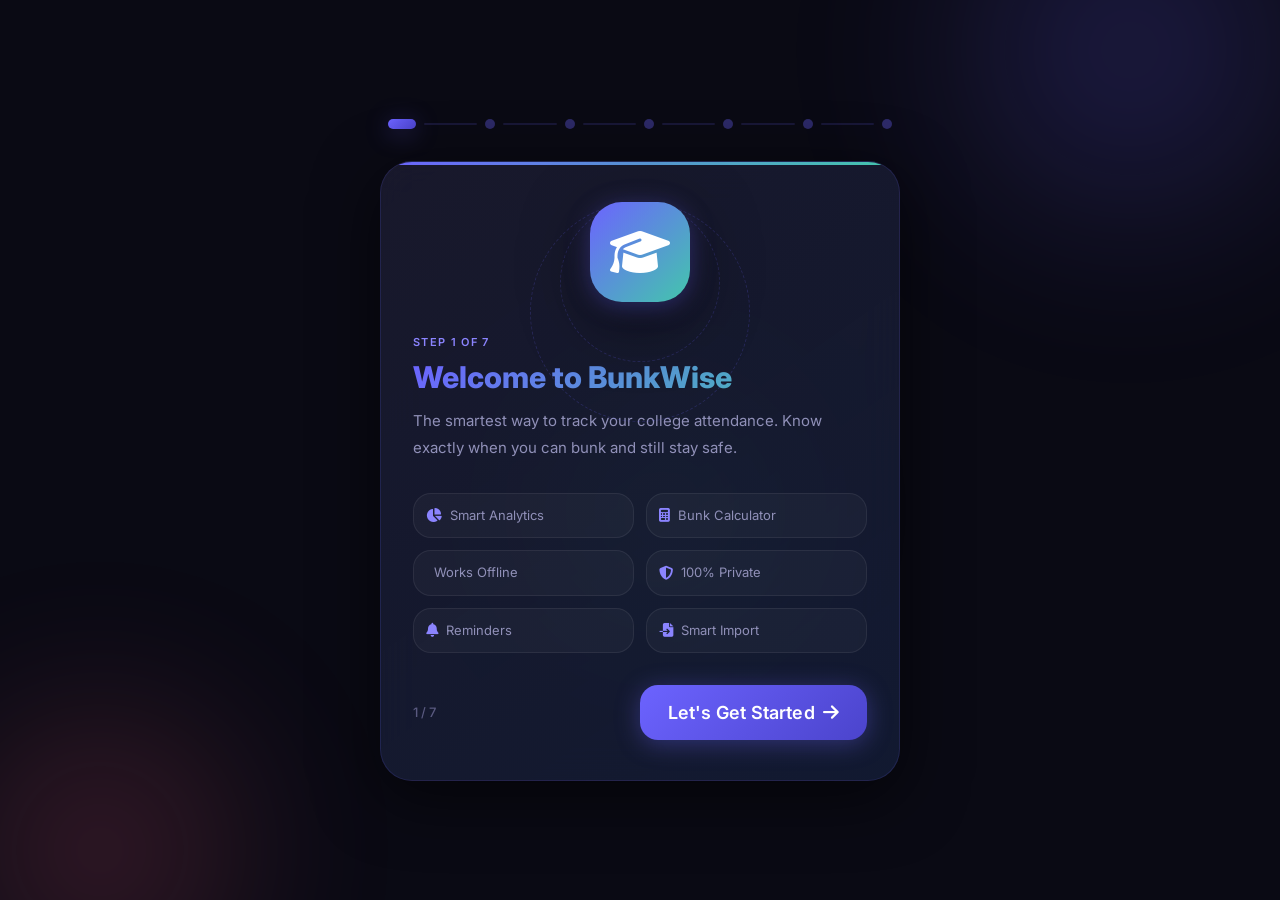
<file: index.html>
<!DOCTYPE html>
<html lang="en" data-theme="dark">
<head>
  <meta charset="UTF-8" />
  <meta name="viewport" content="width=device-width, initial-scale=1.0" />
  <meta name="description" content="Smart Attendance Manager — Track your college attendance, calculate safe bunks, and never miss the 75% mark." />
  <meta name="theme-color" content="#6C63FF" />
  <meta name="apple-mobile-web-app-capable" content="yes" />
  <meta name="apple-mobile-web-app-status-bar-style" content="black-translucent" />
  <meta name="apple-mobile-web-app-title" content="BunkWise" />

  <title>Setup — BunkWise Smart Attendance Manager</title>

  <!-- PWA -->
  <link rel="manifest" href="./manifest.json" />
  <link rel="apple-touch-icon" href="./assets/icons/icon-192.png" />
  <link rel="icon" type="image/png" sizes="32x32" href="./assets/icons/icon-96.png" />

  <!-- Fonts -->
  <link rel="preconnect" href="https://fonts.googleapis.com" />
  <link rel="preconnect" href="https://fonts.gstatic.com" crossorigin />
  <link href="https://fonts.googleapis.com/css2?family=Inter:wght@400;500;600;700;800&display=swap" rel="stylesheet" />

  <!-- Icons -->
  <link rel="stylesheet" href="https://cdnjs.cloudflare.com/ajax/libs/font-awesome/6.5.0/css/all.min.css" />

  <!-- App CSS -->
  <link rel="stylesheet" href="./css/variables.css" />
  <link rel="stylesheet" href="./css/base.css" />
  <link rel="stylesheet" href="./css/components.css" />
  <link rel="stylesheet" href="./css/animations.css" />
  <link rel="stylesheet" href="./css/wizard.css" />
</head>
<body>

<!-- Background Orbs -->
<div class="bg-orb bg-orb-1" aria-hidden="true"></div>
<div class="bg-orb bg-orb-2" aria-hidden="true"></div>
<div class="bg-orb bg-orb-3" aria-hidden="true"></div>

<!-- ── Wizard Page ──────────────────────────────────────── -->
<div class="wizard-page" id="wizard-page">
  <div class="wizard-container" id="wizard-container">

    <!-- Progress Indicators -->
    <div class="wizard-progress" id="wizard-progress" aria-label="Setup progress">
      <!-- Built dynamically by wizard.js -->
    </div>

    <!-- Step 1: Welcome -->
    <div class="wizard-card" id="step-1" data-step="1">
      <div class="wizard-welcome-graphic">
        <div class="orbit" style="width:160px;height:160px"></div>
        <div class="orbit" style="width:220px;height:220px;animation-direction:reverse;animation-duration:30s"></div>
        <div class="wizard-logo-large">
          <i class="fa-solid fa-graduation-cap"></i>
        </div>
      </div>

      <div class="wizard-step-label">Step 1 of 7</div>
      <h1 class="wizard-step-title gradient-text">Welcome to BunkWise</h1>
      <p class="wizard-step-subtitle">
        The smartest way to track your college attendance. Know exactly when you can bunk and still stay safe.
      </p>

      <div class="wizard-features-list">
        <div class="wizard-feature-item">
          <i class="fa-solid fa-chart-pie"></i>
          Smart Analytics
        </div>
        <div class="wizard-feature-item">
          <i class="fa-solid fa-calculator"></i>
          Bunk Calculator
        </div>
        <div class="wizard-feature-item">
          <i class="fa-solid fa-wifi-slash"></i>
          Works Offline
        </div>
        <div class="wizard-feature-item">
          <i class="fa-solid fa-shield-halved"></i>
          100% Private
        </div>
        <div class="wizard-feature-item">
          <i class="fa-solid fa-bell"></i>
          Reminders
        </div>
        <div class="wizard-feature-item">
          <i class="fa-solid fa-file-import"></i>
          Smart Import
        </div>
      </div>

      <div class="wizard-nav">
        <span class="wizard-step-counter">1 / 7</span>
        <button class="btn btn-primary btn-lg" id="step1-next">
          Let's Get Started <i class="fa-solid fa-arrow-right"></i>
        </button>
      </div>
    </div>

    <!-- Step 2: Name -->
    <div class="wizard-card d-none" id="step-2" data-step="2">
      <div class="wizard-step-icon">
        <i class="fa-solid fa-user"></i>
      </div>
      <div class="wizard-step-label">Step 2 of 7</div>
      <h2 class="wizard-step-title">What's your name?</h2>
      <p class="wizard-step-subtitle">We'll personalize your experience.</p>

      <div class="form-group">
        <label class="form-label" for="input-name">Full Name</label>
        <div class="input-group">
          <i class="input-icon fa-solid fa-user"></i>
          <input
            class="form-input"
            id="input-name"
            type="text"
            placeholder="e.g. Rahul Sharma"
            maxlength="60"
            autocomplete="name"
            autocapitalize="words"
          />
        </div>
        <div class="form-error d-none" id="error-name">
          <i class="fa-solid fa-circle-exclamation"></i> Please enter your name
        </div>
      </div>

      <div class="wizard-nav">
        <button class="btn btn-ghost" id="step2-back">
          <i class="fa-solid fa-arrow-left"></i> Back
        </button>
        <span class="wizard-step-counter">2 / 7</span>
        <button class="btn btn-primary" id="step2-next">
          Continue <i class="fa-solid fa-arrow-right"></i>
        </button>
      </div>
    </div>

    <!-- Step 3: College -->
    <div class="wizard-card d-none" id="step-3" data-step="3">
      <div class="wizard-step-icon">
        <i class="fa-solid fa-building-columns"></i>
      </div>
      <div class="wizard-step-label">Step 3 of 7</div>
      <h2 class="wizard-step-title">Your College</h2>
      <p class="wizard-step-subtitle">Tell us which college you're attending.</p>

      <div class="form-group">
        <label class="form-label" for="input-college">College Name</label>
        <div class="input-group">
          <i class="input-icon fa-solid fa-building-columns"></i>
          <input
            class="form-input"
            id="input-college"
            type="text"
            placeholder="e.g. VJTI Mumbai"
            maxlength="100"
            autocomplete="organization"
            autocapitalize="words"
          />
        </div>
      </div>

      <div class="form-group">
        <label class="form-label" for="input-department">Department (optional)</label>
        <div class="input-group">
          <i class="input-icon fa-solid fa-microscope"></i>
          <input
            class="form-input"
            id="input-department"
            type="text"
            placeholder="e.g. Computer Engineering"
            maxlength="80"
            autocapitalize="words"
          />
        </div>
      </div>

      <div class="wizard-nav">
        <button class="btn btn-ghost" id="step3-back">
          <i class="fa-solid fa-arrow-left"></i> Back
        </button>
        <span class="wizard-step-counter">3 / 7</span>
        <button class="btn btn-primary" id="step3-next">
          Continue <i class="fa-solid fa-arrow-right"></i>
        </button>
      </div>
    </div>

    <!-- Step 4: Semester -->
    <div class="wizard-card d-none" id="step-4" data-step="4">
      <div class="wizard-step-icon">
        <i class="fa-solid fa-book-bookmark"></i>
      </div>
      <div class="wizard-step-label">Step 4 of 7</div>
      <h2 class="wizard-step-title">Current Semester</h2>
      <p class="wizard-step-subtitle">Which semester are you in?</p>

      <div class="form-group">
        <label class="form-label" for="input-semester">Semester</label>
        <select class="form-select" id="input-semester">
          <option value="">— Select Semester —</option>
          <option value="1">1st Semester</option>
          <option value="2">2nd Semester</option>
          <option value="3">3rd Semester</option>
          <option value="4">4th Semester</option>
          <option value="5">5th Semester</option>
          <option value="6">6th Semester</option>
          <option value="7">7th Semester</option>
          <option value="8">8th Semester</option>
        </select>
        <div class="form-error d-none" id="error-semester">
          <i class="fa-solid fa-circle-exclamation"></i> Please select your semester
        </div>
      </div>

      <div class="form-group">
        <label class="form-label" for="input-rollno">Roll Number (optional)</label>
        <div class="input-group">
          <i class="input-icon fa-solid fa-id-card"></i>
          <input
            class="form-input"
            id="input-rollno"
            type="text"
            placeholder="e.g. 2021CE001"
            maxlength="20"
            autocapitalize="characters"
          />
        </div>
      </div>

      <div class="wizard-nav">
        <button class="btn btn-ghost" id="step4-back">
          <i class="fa-solid fa-arrow-left"></i> Back
        </button>
        <span class="wizard-step-counter">4 / 7</span>
        <button class="btn btn-primary" id="step4-next">
          Continue <i class="fa-solid fa-arrow-right"></i>
        </button>
      </div>
    </div>

    <!-- Step 5: Attendance Target -->
    <div class="wizard-card d-none" id="step-5" data-step="5">
      <div class="wizard-step-icon">
        <i class="fa-solid fa-bullseye"></i>
      </div>
      <div class="wizard-step-label">Step 5 of 7</div>
      <h2 class="wizard-step-title">Attendance Target</h2>
      <p class="wizard-step-subtitle">What minimum attendance % do you need to maintain?</p>

      <div class="target-options" id="target-presets">
        <div class="target-option" data-value="75">
          <div class="target-option-value">75%</div>
          <div class="target-option-label">Standard</div>
        </div>
        <div class="target-option" data-value="80">
          <div class="target-option-value">80%</div>
          <div class="target-option-label">Strict</div>
        </div>
        <div class="target-option" data-value="85">
          <div class="target-option-value">85%</div>
          <div class="target-option-label">Safe</div>
        </div>
        <div class="target-option" data-value="custom">
          <div class="target-option-value"><i class="fa-solid fa-sliders" style="font-size:20px"></i></div>
          <div class="target-option-label">Custom</div>
        </div>
      </div>

      <div class="target-custom d-none" id="target-custom-section">
        <div class="target-slider-value"><span id="slider-val">75</span>%</div>
        <input
          type="range"
          class="range-slider"
          id="target-slider"
          min="50"
          max="100"
          value="75"
          step="1"
        />
        <div style="display:flex;justify-content:space-between;margin-top:6px">
          <span style="font-size:12px;color:var(--text-tertiary)">50%</span>
          <span style="font-size:12px;color:var(--text-tertiary)">100%</span>
        </div>
      </div>

      <input type="hidden" id="final-target" value="75" />

      <div class="wizard-nav">
        <button class="btn btn-ghost" id="step5-back">
          <i class="fa-solid fa-arrow-left"></i> Back
        </button>
        <span class="wizard-step-counter">5 / 7</span>
        <button class="btn btn-primary" id="step5-next">
          Continue <i class="fa-solid fa-arrow-right"></i>
        </button>
      </div>
    </div>

    <!-- Step 6: Import Timetable -->
    <div class="wizard-card d-none" id="step-6" data-step="6">
      <div class="wizard-step-icon">
        <i class="fa-solid fa-calendar-plus"></i>
      </div>
      <div class="wizard-step-label">Step 6 of 7</div>
      <h2 class="wizard-step-title">Set Up Timetable</h2>
      <p class="wizard-step-subtitle">Import your timetable or add subjects manually.</p>

      <div class="import-methods" id="import-methods">
        <div class="import-method-card" data-method="pdf" id="method-pdf">
          <div class="import-method-icon" style="background:rgba(244,67,54,0.12);color:var(--color-danger)">
            <i class="fa-solid fa-file-pdf"></i>
          </div>
          <div class="import-method-name">PDF Timetable</div>
          <div class="import-method-desc">Import from a PDF file</div>
        </div>
        <div class="import-method-card" data-method="image" id="method-image">
          <div class="import-method-icon" style="background:rgba(41,182,246,0.12);color:var(--color-info)">
            <i class="fa-solid fa-image"></i>
          </div>
          <div class="import-method-name">Image / Photo</div>
          <div class="import-method-desc">JPG, PNG timetable</div>
        </div>
        <div class="import-method-card" data-method="camera" id="method-camera">
          <div class="import-method-icon" style="background:rgba(76,175,80,0.12);color:var(--color-success)">
            <i class="fa-solid fa-camera"></i>
          </div>
          <div class="import-method-name">Camera</div>
          <div class="import-method-desc">Take a photo now</div>
        </div>
        <div class="import-method-card" data-method="manual" id="method-manual">
          <div class="import-method-icon" style="background:rgba(108,99,255,0.12);color:var(--color-primary)">
            <i class="fa-solid fa-pen-to-square"></i>
          </div>
          <div class="import-method-name">Manual Entry</div>
          <div class="import-method-desc">Add subjects yourself</div>
        </div>
      </div>

      <!-- Hidden file input -->
      <input type="file" id="file-input-pdf"   accept=".pdf"             style="display:none" />
      <input type="file" id="file-input-image" accept="image/*"          style="display:none" />
      <input type="file" id="file-input-camera" accept="image/*" capture="environment" style="display:none" />

      <!-- Import processing area -->
      <div id="import-processing" class="d-none">
        <div style="text-align:center;padding:var(--space-8) var(--space-4)">
          <div class="loading-spinner" style="margin:0 auto var(--space-4)"></div>
          <div id="import-status" style="color:var(--text-secondary);font-size:14px">Processing…</div>
          <div class="progress-bar-container" style="margin-top:var(--space-4);height:4px">
            <div class="progress-bar animated" id="import-progress-bar" style="width:0%"></div>
          </div>
        </div>
      </div>

      <!-- Manual quick-add subjects -->
      <div id="manual-subjects" class="d-none">
        <div id="subject-list-wizard" class="stagger-children"></div>
        <button class="btn btn-ghost btn-block" id="add-subject-wizard" style="margin-top:var(--space-3)">
          <i class="fa-solid fa-plus"></i> Add Subject
        </button>
      </div>

      <div class="wizard-nav">
        <button class="btn btn-ghost" id="step6-back">
          <i class="fa-solid fa-arrow-left"></i> Back
        </button>
        <span class="wizard-step-counter">6 / 7</span>
        <button class="btn btn-primary" id="step6-next">
          Continue <i class="fa-solid fa-arrow-right"></i>
        </button>
      </div>
    </div>

    <!-- Step 7: Finish -->
    <div class="wizard-card d-none" id="step-7" data-step="7">
      <div class="wizard-finish">
        <div class="wizard-finish-animation">
          <i class="fa-solid fa-party-horn"></i>
        </div>

        <h2 class="wizard-step-title" style="margin-bottom:var(--space-3)">
          You're all set! 🎉
        </h2>
        <p class="wizard-step-subtitle" style="margin-bottom:var(--space-6)">
          Welcome aboard! Here's a summary of your setup.
        </p>

        <div class="wizard-summary-grid" id="wizard-summary">
          <!-- Built by wizard.js -->
        </div>

        <div style="margin-bottom:var(--space-6)">
          <label class="form-check" style="justify-content:center;gap:var(--space-3)">
            <input type="checkbox" class="form-check" id="enable-notifications" />
            <span class="form-check-label">Enable attendance reminders</span>
          </label>
        </div>

        <button class="btn btn-primary btn-xl btn-block" id="finish-btn">
          <i class="fa-solid fa-rocket"></i> Open Dashboard
        </button>

        <p style="margin-top:var(--space-4);font-size:13px;color:var(--text-tertiary)">
          You can change all settings later in the Settings page.
        </p>
      </div>
    </div>

  </div><!-- /wizard-container -->
</div><!-- /wizard-page -->

<!-- App JS (module) -->
<script type="module" src="./js/app.js"></script>

</body>
</html>
</file>
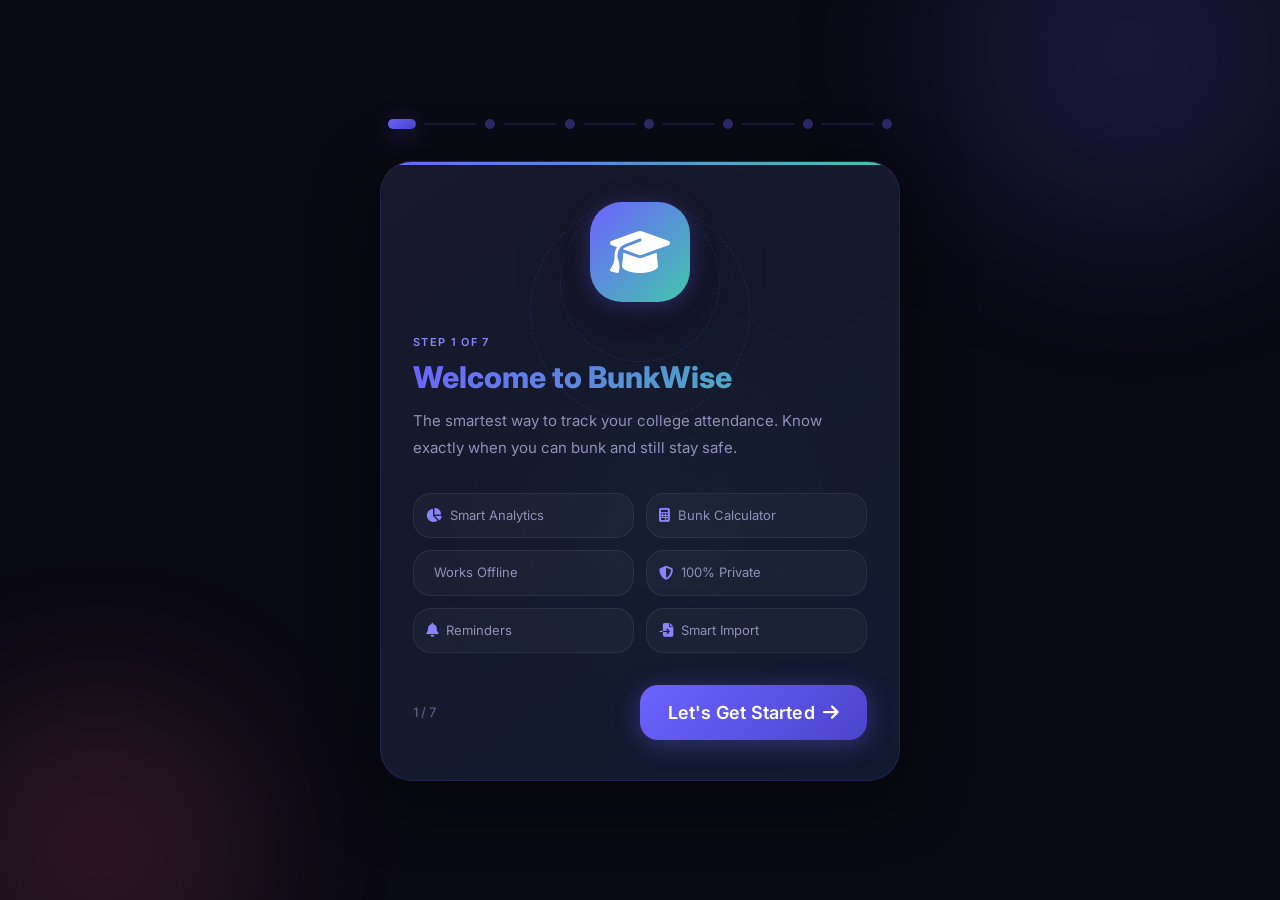
<file: about.html>
<!DOCTYPE html>
<html lang="en" data-theme="dark">
<head>
  <meta charset="UTF-8" />
  <meta name="viewport" content="width=device-width, initial-scale=1.0" />
  <meta name="description" content="About BunkWise — version, privacy, changelog, and project details." />
  <meta name="theme-color" content="#6C63FF" />
  <title>About — BunkWise</title>
  <link rel="manifest" href="./manifest.json" />
  <link rel="apple-touch-icon" href="./assets/icons/icon-192.png" />
  <link rel="icon" type="image/png" sizes="32x32" href="./assets/icons/icon-96.png" />
  <link rel="preconnect" href="https://fonts.googleapis.com" />
  <link rel="preconnect" href="https://fonts.gstatic.com" crossorigin />
  <link href="https://fonts.googleapis.com/css2?family=Inter:wght@400;500;600;700;800&display=swap" rel="stylesheet" />
  <link rel="stylesheet" href="https://cdnjs.cloudflare.com/ajax/libs/font-awesome/6.5.0/css/all.min.css" />
  <link rel="stylesheet" href="./css/variables.css" />
  <link rel="stylesheet" href="./css/base.css" />
  <link rel="stylesheet" href="./css/components.css" />
  <link rel="stylesheet" href="./css/layout.css" />
  <link rel="stylesheet" href="./css/animations.css" />
</head>
<body>
<div class="app-shell">
  <div id="nav-container"></div>
  <main class="main-content">
    <header class="page-header">
      <div class="page-header-left">
        <button class="menu-toggle mobile-only" id="menu-toggle" aria-label="Open navigation"><i class="fa-solid fa-bars"></i></button>
        <div>
          <div class="page-title">About</div>
          <div class="page-subtitle">App info, privacy, and changelog</div>
        </div>
      </div>
      <div class="page-header-right">
        <button class="btn-icon" id="theme-toggle" aria-label="Toggle theme" title="Toggle theme"><i class="fa-solid fa-moon"></i></button>
      </div>
    </header>

    <div class="page-body">
      <div class="grid grid-2" style="gap:var(--space-6)">
        <section class="card">
          <div class="card-header"><div class="card-title"><i class="fa-solid fa-circle-info"></i> App Details</div></div>
          <div class="empty-state" style="padding:var(--space-5)">
            <div class="empty-state-icon"><i class="fa-solid fa-graduation-cap"></i></div>
            <h3>BunkWise</h3>
            <p>Version <span id="about-version">1.0.0</span></p>
          </div>
          <div class="grid grid-2" style="gap:var(--space-3);margin-top:var(--space-4)">
            <div class="dash-stat-card"><div class="dash-stat-label">Developer</div><div class="dash-stat-value" style="font-size:18px" id="about-developer">Open Source</div></div>
            <div class="dash-stat-card"><div class="dash-stat-label">Tech Stack</div><div class="dash-stat-value" style="font-size:18px">HTML, CSS, JS</div></div>
          </div>
        </section>

        <section class="stagger-children">
          <div class="card" style="margin-bottom:var(--space-5)">
            <div class="card-header"><div class="card-title"><i class="fa-solid fa-shield-halved"></i> Privacy Policy</div></div>
            <p style="color:var(--text-secondary);line-height:1.7">BunkWise stores your data locally in IndexedDB on your device. No attendance or profile data is sent to a backend server.</p>
          </div>
          <div class="card" style="margin-bottom:var(--space-5)">
            <div class="card-header"><div class="card-title"><i class="fa-solid fa-code-branch"></i> Changelog</div></div>
            <ul style="color:var(--text-secondary);line-height:1.8;padding-left:18px;margin:0">
              <li>Production-ready import wizard.</li>
              <li>Calendar, profile, and about pages restored.</li>
              <li>Offline PWA improvements and icon fixes.</li>
            </ul>
          </div>
          <div class="card">
            <div class="card-header"><div class="card-title"><i class="fa-brands fa-github"></i> GitHub</div></div>
            <p style="color:var(--text-secondary)">GitHub link placeholder: <a href="#" aria-label="GitHub repository placeholder">Add repository URL</a></p>
          </div>
        </section>
      </div>
    </div>
  </main>
  <div id="bottom-nav-container"></div>
</div>
<script type="module" src="./js/app.js"></script>
</body>
</html>
</file>
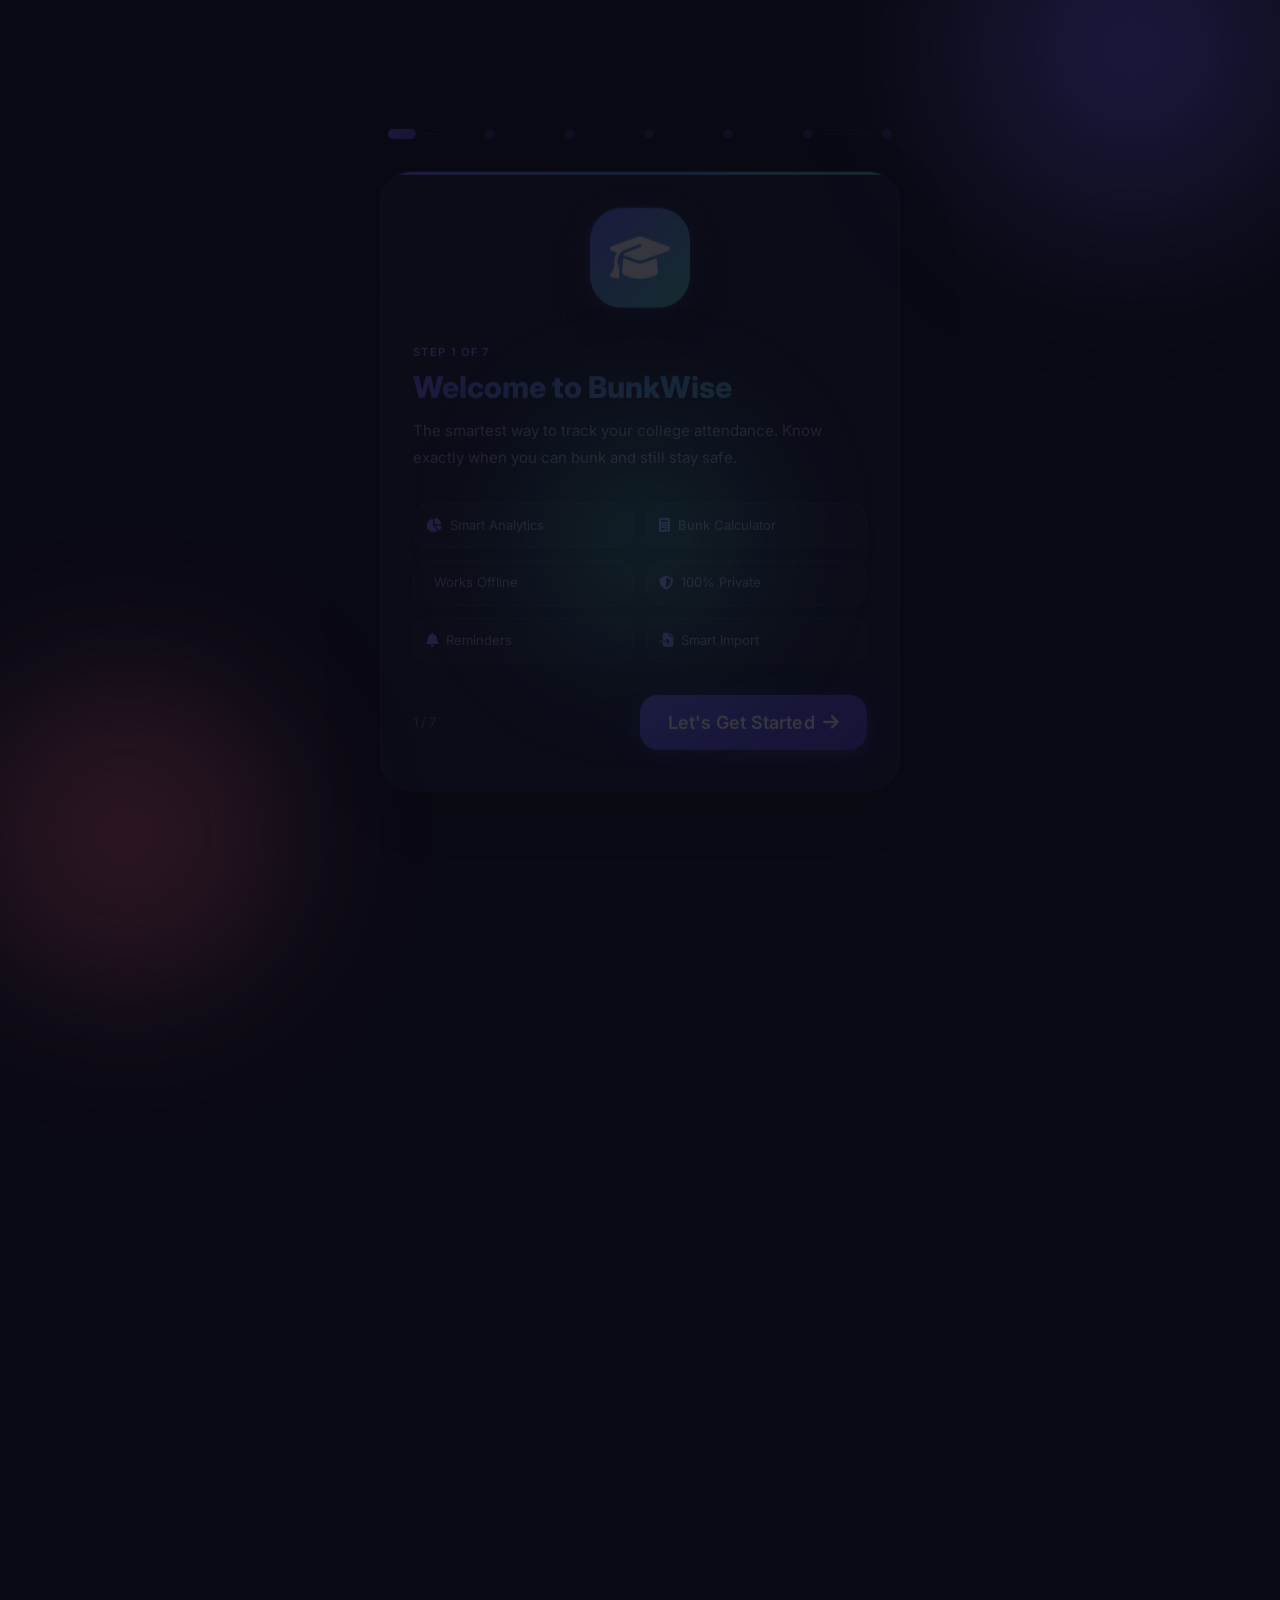
<file: attendance.html>
<!DOCTYPE html>
<html lang="en" data-theme="dark">
<head>
  <meta charset="UTF-8" />
  <meta name="viewport" content="width=device-width, initial-scale=1.0" />
  <title>Attendance — BunkWise</title>
  <link rel="stylesheet" href="https://cdnjs.cloudflare.com/ajax/libs/font-awesome/6.5.0/css/all.min.css" />
  <link href="https://fonts.googleapis.com/css2?family=Inter:wght@400;500;600;700;800&display=swap" rel="stylesheet" />
  <link rel="stylesheet" href="./css/variables.css" />
  <link rel="stylesheet" href="./css/base.css" />
  <link rel="stylesheet" href="./css/components.css" />
  <link rel="stylesheet" href="./css/layout.css" />
  <link rel="stylesheet" href="./css/animations.css" />
  <link rel="stylesheet" href="./css/attendance.css" />
</head>
<body>
<div class="app-shell">
  <div id="nav-container"></div>
  <main class="main-content">
    <header class="page-header">
      <div class="page-header-left">
        <button class="menu-toggle mobile-only" id="menu-toggle"><i class="fa-solid fa-bars"></i></button>
        <div>
          <div class="page-title">Attendance</div>
          <div class="page-subtitle">Mark your daily presence</div>
        </div>
      </div>
      <div class="page-header-right">
        <input type="date" id="date-picker-hidden" style="width:0;height:0;opacity:0;position:absolute;z-index:-1" />
        <button class="btn btn-ghost btn-sm" id="btn-calendar">
          <i class="fa-solid fa-calendar-days"></i> Select Date
        </button>
      </div>
    </header>
    <div class="page-body">
      
      <div class="attendance-date-nav">
        <button class="date-nav-btn" id="btn-prev-day"><i class="fa-solid fa-chevron-left"></i></button>
        <div class="date-display" id="date-display" onclick="document.getElementById('btn-calendar').click()">
          <div class="date-display-day" id="date-day">Today</div>
          <div class="date-display-full" id="date-full">Mon, 21 Jul</div>
          <div class="date-display-today-badge d-none" id="today-badge">Today</div>
        </div>
        <button class="date-nav-btn" id="btn-next-day"><i class="fa-solid fa-chevron-right"></i></button>
      </div>

      <div class="attendance-day-summary" id="day-summary">
        <div class="day-summary-item"><div style="width:10px;height:10px;border-radius:50%;background:var(--text-tertiary)"></div> <span id="sum-total">0</span> Total Lectures</div>
        <div class="day-summary-item"><div style="width:10px;height:10px;border-radius:50%;background:var(--color-success)"></div> <span id="sum-present">0</span> Present</div>
        <div class="day-summary-item"><div style="width:10px;height:10px;border-radius:50%;background:var(--color-danger)"></div> <span id="sum-absent">0</span> Absent</div>
        <div class="day-summary-item"><div style="width:10px;height:10px;border-radius:50%;background:var(--color-warning)"></div> <span id="sum-cancelled">0</span> Cancelled</div>
        <div style="flex:1"></div>
        <button class="btn btn-ghost btn-sm" id="btn-mark-all-present"><i class="fa-solid fa-check-double"></i> Mark All Present</button>
      </div>

      <div id="attendance-list" class="stagger-children"></div>
      
    </div>
  </main>
  <div id="bottom-nav-container"></div>
</div>

<script type="module" src="./js/app.js"></script>
</body>
</html>
</file>
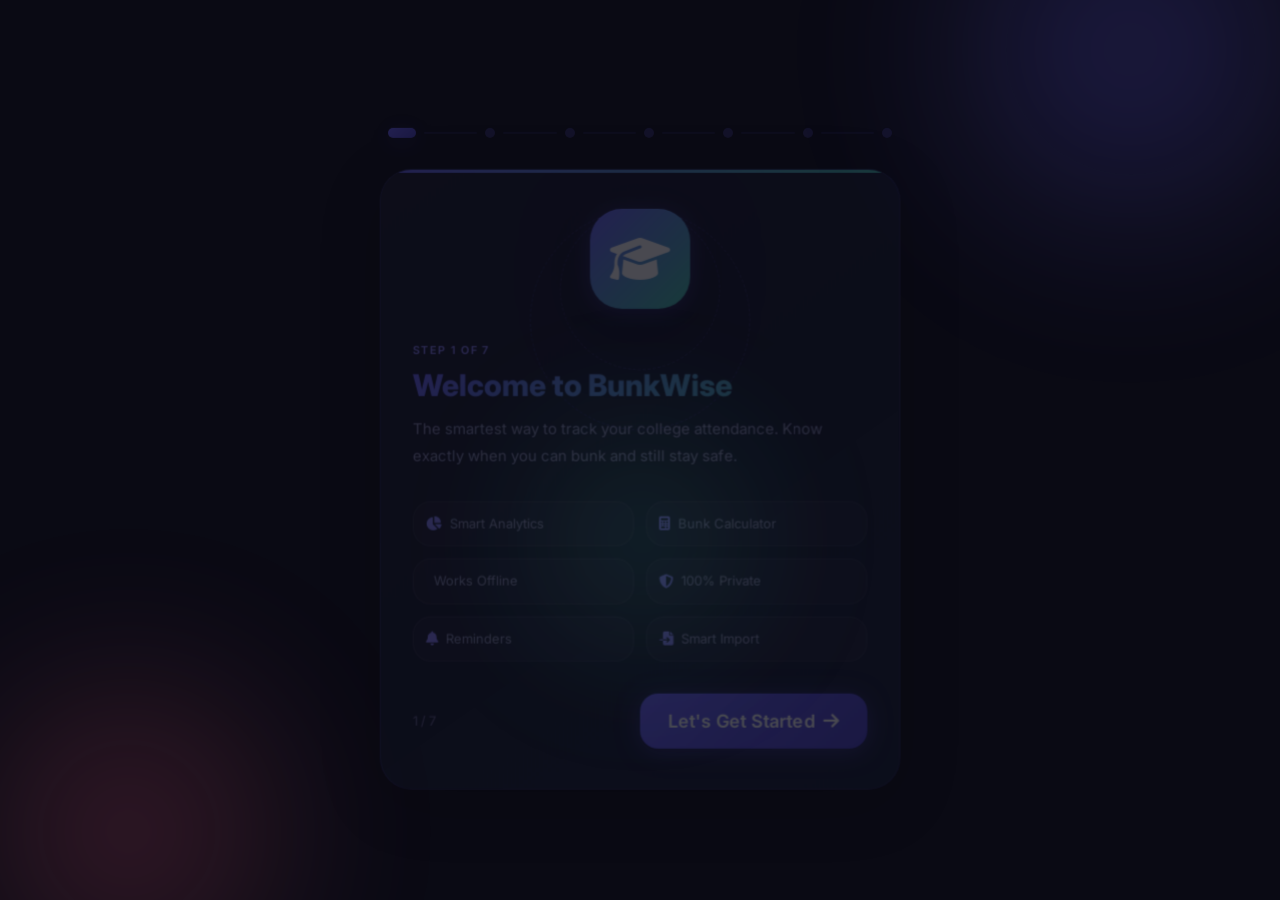
<file: calculator.html>
<!DOCTYPE html>
<html lang="en" data-theme="dark">
<head>
  <meta charset="UTF-8" />
  <meta name="viewport" content="width=device-width, initial-scale=1.0" />
  <title>Bunk Calculator — BunkWise</title>
  <link rel="stylesheet" href="https://cdnjs.cloudflare.com/ajax/libs/font-awesome/6.5.0/css/all.min.css" />
  <link href="https://fonts.googleapis.com/css2?family=Inter:wght@400;500;600;700;800&display=swap" rel="stylesheet" />
  <link rel="stylesheet" href="./css/variables.css" />
  <link rel="stylesheet" href="./css/base.css" />
  <link rel="stylesheet" href="./css/components.css" />
  <link rel="stylesheet" href="./css/layout.css" />
  <link rel="stylesheet" href="./css/animations.css" />
  <style>
    .calc-card { padding: var(--space-6); border-radius: var(--radius-2xl); background: var(--gradient-card); border: 1px solid var(--border-color); box-shadow: var(--shadow-lg); text-align: center; }
    .calc-title { font-size: var(--font-size-2xl); font-weight: 800; margin-bottom: var(--space-2); }
    .calc-result { font-size: 3rem; font-weight: 800; background: var(--gradient-hero); -webkit-background-clip: text; -webkit-text-fill-color: transparent; line-height: 1.2; margin: var(--space-4) 0; }
    .calc-msg { font-size: var(--font-size-base); color: var(--text-secondary); margin-bottom: var(--space-6); }
    .calc-inputs { display: grid; grid-template-columns: 1fr 1fr; gap: var(--space-4); margin-bottom: var(--space-6); text-align: left; }
    .calc-metrics { display: grid; grid-template-columns: repeat(3, minmax(0, 1fr)); gap: var(--space-3); margin-top: var(--space-5); }
    .calc-metric { padding: var(--space-4); border: 1px solid var(--border-color); border-radius: var(--radius-xl); background: var(--glass-bg); text-align: left; }
    .calc-metric-label { font-size: 12px; color: var(--text-tertiary); margin-bottom: 6px; }
    .calc-metric-value { font-size: 22px; font-weight: 800; color: var(--text-primary); }
    .calc-gauge { height: 12px; border-radius: 999px; background: rgba(var(--color-primary-rgb),0.08); overflow:hidden; margin-top: var(--space-3); }
    .calc-gauge > div { height: 100%; width: 0%; border-radius: inherit; transition: width 0.35s ease; }
    .calc-suggestions { margin-top: var(--space-4); font-size: 13px; color: var(--text-secondary); line-height: 1.6; text-align: left; }
    .prediction-grid { display:grid; grid-template-columns: repeat(2, minmax(0,1fr)); gap: var(--space-3); }
    .prediction-card { padding: var(--space-4); border-radius: var(--radius-xl); border:1px solid var(--border-color); background: var(--gradient-card); box-shadow: var(--shadow-card); }
    .prediction-card-title { font-size: 13px; color: var(--text-secondary); margin-bottom: 6px; }
    .prediction-card-value { font-size: 28px; font-weight: 900; color: var(--text-primary); line-height: 1; }
    .prediction-card-sub { font-size: 12px; color: var(--text-tertiary); margin-top: 8px; }
    .simulator-row { display:grid; grid-template-columns: 1fr auto; gap: var(--space-3); align-items:center; }
    .simulator-value { font-size: 18px; font-weight: 800; color: var(--text-primary); min-width: 40px; text-align:right; }
    .prediction-list { display:grid; gap: var(--space-3); }
    .prediction-subject-card { padding: var(--space-4); border-radius: var(--radius-xl); border:1px solid var(--border-color); background: var(--glass-bg); }
    .prediction-subject-top { display:flex; justify-content:space-between; gap: var(--space-3); align-items:flex-start; margin-bottom: var(--space-3); }
    .prediction-subject-name { font-size: 16px; font-weight: 800; color: var(--text-primary); }
    .prediction-subject-meta { font-size: 12px; color: var(--text-tertiary); margin-top: 4px; }
    .prediction-status-chip { display:inline-flex; align-items:center; gap:6px; padding:5px 10px; border-radius:999px; font-size:12px; font-weight:700; width:fit-content; }
    .prediction-subject-grid { display:grid; grid-template-columns: repeat(3, minmax(0,1fr)); gap: var(--space-2); }
    .prediction-subject-stat { padding: 10px 12px; border-radius: var(--radius-lg); background: rgba(var(--color-primary-rgb),0.05); border: 1px solid var(--border-color); }
    .prediction-subject-stat span { display:block; font-size:11px; color:var(--text-tertiary); margin-bottom: 4px; }
    .prediction-subject-stat strong { font-size:16px; color:var(--text-primary); }
    .prediction-bars { display:grid; gap: var(--space-2); margin-top: var(--space-3); }
    .prediction-bar { height: 10px; border-radius: 999px; background: rgba(var(--color-primary-rgb),0.08); overflow:hidden; }
    .prediction-bar > div { height:100%; border-radius:inherit; transition: width 0.35s ease; }
    .prediction-insight { padding: var(--space-3); border-radius: var(--radius-lg); background: var(--glass-bg); border: 1px solid var(--glass-border); font-size: 13px; color: var(--text-secondary); line-height: 1.6; }
    @media(max-width: 480px) { .calc-inputs, .calc-metrics { grid-template-columns: 1fr; } }
    @media(max-width: 768px) { .prediction-grid, .prediction-subject-grid { grid-template-columns: 1fr; } }
  </style>
</head>
<body>
<div class="app-shell">
  <div id="nav-container"></div>
  <main class="main-content">
    <header class="page-header">
      <div class="page-header-left">
        <button class="menu-toggle mobile-only" id="menu-toggle"><i class="fa-solid fa-bars"></i></button>
        <div>
          <div class="page-title">Calculator</div>
          <div class="page-subtitle">Plan your bunks safely</div>
        </div>
      </div>
    </header>
    <div class="page-body">
      
      <div class="grid grid-2">
        <div class="calc-card stagger-children">
          <div class="calc-title">Bunk Calculator</div>
          <p style="color:var(--text-tertiary);margin-bottom:var(--space-6)">Find out how many classes you can skip or need to attend to maintain your target.</p>
          
          <div class="calc-inputs">
            <div class="form-group">
              <label class="form-label">Attended Classes</label>
              <input type="number" class="form-input" id="calc-attended" value="0" min="0" />
            </div>
            <div class="form-group">
              <label class="form-label">Total Classes</label>
              <input type="number" class="form-input" id="calc-total" value="0" min="0" />
            </div>
            <div class="form-group" style="grid-column: 1 / -1">
              <label class="form-label">Target Attendance (%)</label>
              <input type="number" class="form-input" id="calc-target" value="75" min="1" max="100" />
            </div>
          </div>
          
          <div class="calc-result" id="calc-res-val">—</div>
          <div class="calc-msg" id="calc-res-msg">Enter your stats to see if you can bunk.</div>
          <div class="calc-gauge" aria-label="Attendance gauge"><div id="calc-gauge"></div></div>

          <div class="calc-metrics">
            <div class="calc-metric"><div class="calc-metric-label">Risk Level</div><div class="calc-metric-value" id="calc-risk">—</div></div>
            <div class="calc-metric"><div class="calc-metric-label">Expected %</div><div class="calc-metric-value" id="calc-expected">—</div></div>
            <div class="calc-metric"><div class="calc-metric-label">Safe Bunks</div><div class="calc-metric-value" id="calc-safe-bunks">—</div></div>
          </div>

          <div class="calc-suggestions" id="calc-suggestions">Enter attendance stats to see suggestions.</div>
          
        </div>
        
        <div class="stagger-children">
          <div class="card" style="margin-bottom:var(--space-5)">
            <div class="card-header"><div class="card-title"><i class="fa-solid fa-bolt"></i> Quick Select Subject</div></div>
            <div class="form-group" style="margin-bottom:0">
              <select class="form-select" id="calc-subject-select">
                <option value="">-- Choose a subject --</option>
              </select>
            </div>
          </div>

          <div class="card" style="margin-bottom:var(--space-5)">
            <div class="card-header"><div class="card-title"><i class="fa-solid fa-chart-line"></i> Prediction Cards</div></div>
            <div class="prediction-grid" id="prediction-cards"></div>
          </div>

          <div class="card" style="margin-bottom:var(--space-5)">
            <div class="card-header"><div class="card-title"><i class="fa-solid fa-sliders"></i> Prediction Simulator</div></div>
            <div class="prediction-insight" id="prediction-insight">Use the sliders to simulate future attendance.</div>
            <div class="form-group" style="margin-top:var(--space-4)">
              <div class="simulator-row"><label class="form-label" for="sim-lectures">Future Lectures</label><div class="simulator-value" id="sim-lectures-val">5</div></div>
              <input type="range" id="sim-lectures" min="0" max="50" value="5" />
            </div>
            <div class="form-group">
              <div class="simulator-row"><label class="form-label" for="sim-absences">Future Absences</label><div class="simulator-value" id="sim-absences-val">0</div></div>
              <input type="range" id="sim-absences" min="0" max="20" value="0" />
            </div>
            <div class="prediction-card" style="margin-top:var(--space-2)">
              <div class="prediction-card-title">Simulated Attendance</div>
              <div class="prediction-card-value" id="sim-result">—</div>
              <div class="prediction-card-sub" id="sim-result-sub">Adjust the sliders to preview the impact.</div>
              <div class="progress-bar-container" style="margin-top:var(--space-3)"><div class="progress-bar animated" id="sim-result-bar" style="width:0%"></div></div>
            </div>
          </div>

          <div class="card" style="margin-bottom:var(--space-5)">
            <div class="card-header"><div class="card-title"><i class="fa-solid fa-layer-group"></i> Subject Predictions</div></div>
            <div id="subject-predictions" class="prediction-list"></div>
          </div>
          
          <div class="card">
             <div class="card-header"><div class="card-title"><i class="fa-solid fa-lightbulb"></i> Pro Tip</div></div>
             <p style="color:var(--text-secondary);font-size:14px;line-height:1.6">
               Maintaining a buffer above your target is highly recommended. Unexpected emergencies can cause your attendance to drop rapidly. Try aiming 5% higher than your strict minimum!
             </p>
          </div>
        </div>
      </div>
      
    </div>
  </main>
  <div id="bottom-nav-container"></div>
</div>
<script type="module" src="./js/app.js"></script>
</body>
</html>
</file>
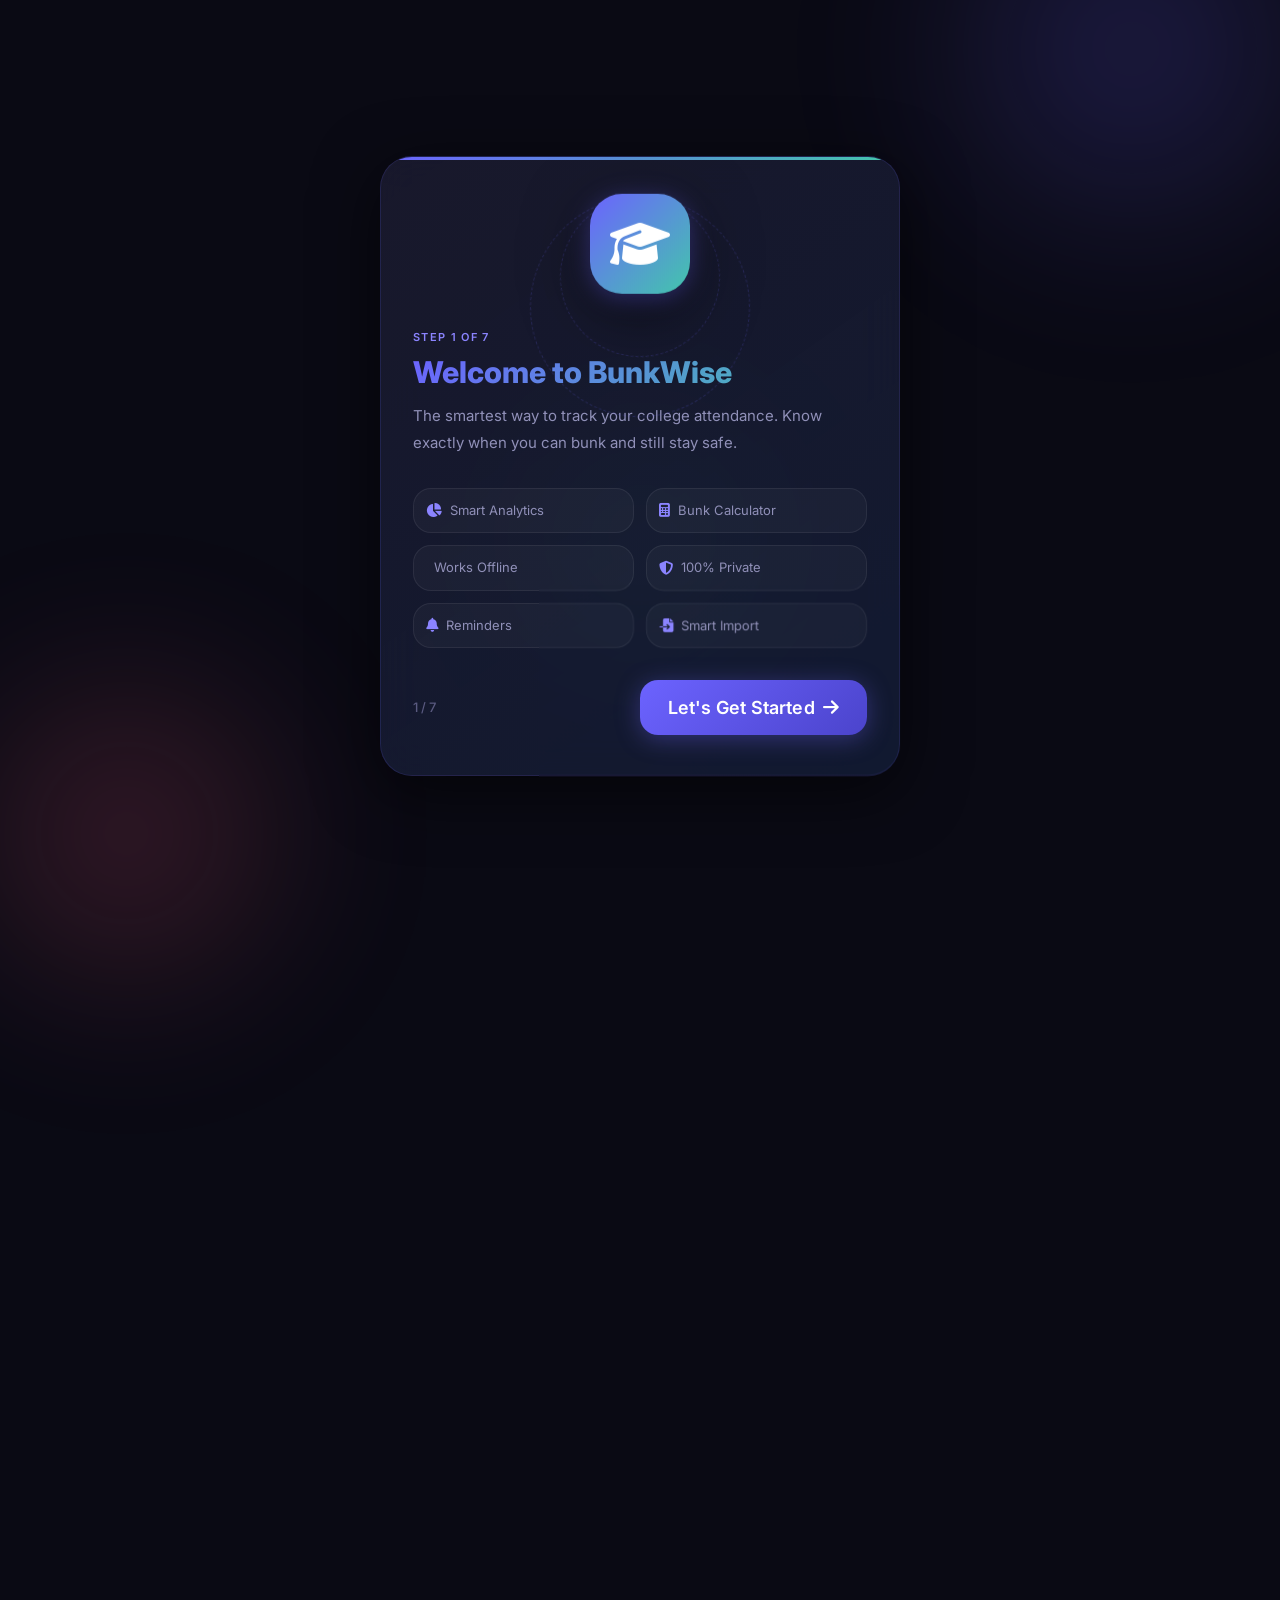
<file: calendar.html>
<!DOCTYPE html>
<html lang="en" data-theme="dark">
<head>
  <meta charset="UTF-8" />
  <meta name="viewport" content="width=device-width, initial-scale=1.0" />
  <meta name="description" content="BunkWise Calendar — monthly attendance view with day details and statistics." />
  <meta name="theme-color" content="#6C63FF" />
  <title>Calendar — BunkWise</title>
  <link rel="manifest" href="./manifest.json" />
  <link rel="apple-touch-icon" href="./assets/icons/icon-192.png" />
  <link rel="icon" type="image/png" sizes="32x32" href="./assets/icons/icon-96.png" />
  <link rel="preconnect" href="https://fonts.googleapis.com" />
  <link rel="preconnect" href="https://fonts.gstatic.com" crossorigin />
  <link href="https://fonts.googleapis.com/css2?family=Inter:wght@400;500;600;700;800&display=swap" rel="stylesheet" />
  <link rel="stylesheet" href="https://cdnjs.cloudflare.com/ajax/libs/font-awesome/6.5.0/css/all.min.css" />
  <link rel="stylesheet" href="./css/variables.css" />
  <link rel="stylesheet" href="./css/base.css" />
  <link rel="stylesheet" href="./css/components.css" />
  <link rel="stylesheet" href="./css/layout.css" />
  <link rel="stylesheet" href="./css/animations.css" />
</head>
<body>
<div class="app-shell">
  <div id="nav-container"></div>
  <main class="main-content">
    <header class="page-header">
      <div class="page-header-left">
        <button class="menu-toggle mobile-only" id="menu-toggle" aria-label="Open navigation"><i class="fa-solid fa-bars"></i></button>
        <div>
          <div class="page-title">Calendar</div>
          <div class="page-subtitle" id="calendar-subtitle">Monthly attendance view</div>
        </div>
      </div>
      <div class="page-header-right">
        <button class="btn-icon" id="theme-toggle" aria-label="Toggle theme" title="Toggle theme"><i class="fa-solid fa-moon"></i></button>
      </div>
    </header>

    <div class="page-body">
      <div class="grid grid-2" style="gap:var(--space-6)">
        <section class="card">
          <div class="card-header">
            <div class="card-title"><i class="fa-solid fa-calendar-days"></i> Monthly Calendar</div>
            <div style="display:flex;gap:var(--space-2)">
              <button class="btn btn-ghost btn-sm" id="cal-prev" aria-label="Previous month"><i class="fa-solid fa-chevron-left"></i></button>
              <button class="btn btn-ghost btn-sm" id="cal-today">Today</button>
              <button class="btn btn-ghost btn-sm" id="cal-next" aria-label="Next month"><i class="fa-solid fa-chevron-right"></i></button>
            </div>
          </div>
          <div id="calendar-title" style="font-weight:700;margin-bottom:var(--space-3)"></div>
          <div class="grid grid-5 monthly-stats-grid" style="gap:var(--space-2);margin-bottom:var(--space-4)">
            <div class="dash-stat-card" style="padding:var(--space-2)">
              <div class="dash-stat-value" id="month-total" style="font-size:1.2rem">0</div>
              <div class="dash-stat-label" style="font-size:11px">Total Classes</div>
            </div>
            <div class="dash-stat-card" style="padding:var(--space-2)">
              <div class="dash-stat-value" id="month-present" style="font-size:1.2rem">0</div>
              <div class="dash-stat-label" style="font-size:11px">Present</div>
            </div>
            <div class="dash-stat-card" style="padding:var(--space-2)">
              <div class="dash-stat-value" id="month-absent" style="font-size:1.2rem">0</div>
              <div class="dash-stat-label" style="font-size:11px">Absent</div>
            </div>
            <div class="dash-stat-card" style="padding:var(--space-2)">
              <div class="dash-stat-value" id="month-percentage" style="font-size:1.2rem">0%</div>
              <div class="dash-stat-label" style="font-size:11px">Attendance %</div>
            </div>
            <div class="dash-stat-card" style="padding:var(--space-2)">
              <div class="dash-stat-value" id="month-bunks" style="font-size:1.2rem">0</div>
              <div class="dash-stat-label" style="font-size:11px">Bunks</div>
            </div>
          </div>
          <div class="calendar-grid" id="calendar-grid"></div>
        </section>

        <section class="stagger-children">
          <div class="card" style="margin-bottom:var(--space-5)">
            <div class="card-header"><div class="card-title"><i class="fa-solid fa-chart-pie"></i> Statistics (All-Time)</div></div>
            <div class="grid grid-2" style="gap:var(--space-3)">
              <div class="dash-stat-card"><div class="dash-stat-value" id="cal-present">0</div><div class="dash-stat-label">Present</div></div>
              <div class="dash-stat-card"><div class="dash-stat-value" id="cal-absent">0</div><div class="dash-stat-label">Absent</div></div>
              <div class="dash-stat-card"><div class="dash-stat-value" id="cal-cancelled">0</div><div class="dash-stat-label">Cancelled</div></div>
              <div class="dash-stat-card"><div class="dash-stat-value" id="cal-holiday">0</div><div class="dash-stat-label">Holiday</div></div>
            </div>
          </div>

          <div class="card">
            <div class="card-header"><div class="card-title"><i class="fa-solid fa-circle-info"></i> Selected Day</div></div>
            <div id="calendar-day-details" class="empty-state" style="padding:var(--space-5)">
              <div class="empty-state-icon"><i class="fa-solid fa-calendar-day"></i></div>
              <h3>Select a day</h3>
              <p>Tap any calendar date to see attendance details.</p>
            </div>
          </div>
        </section>
      </div>
    </div>
  </main>
  <div id="bottom-nav-container"></div>
</div>

<!-- Day Details Modal -->
<div class="modal-overlay" id="day-details-modal-overlay">
  <div class="modal" style="max-width: 580px;">
    <div class="modal-header">
      <div class="modal-title" id="modal-date-title" style="font-size: 18px; font-weight: 700;">Date Details</div>
      <button class="modal-close" id="modal-close-btn" aria-label="Close modal"><i class="fa-solid fa-xmark"></i></button>
    </div>
    <div class="modal-body" id="modal-day-details-body" style="max-height: 70vh; overflow-y: auto;">
      <!-- Content populated dynamically -->
    </div>
  </div>
</div>

<script type="module" src="./js/app.js"></script>
</body>
</html>
</file>
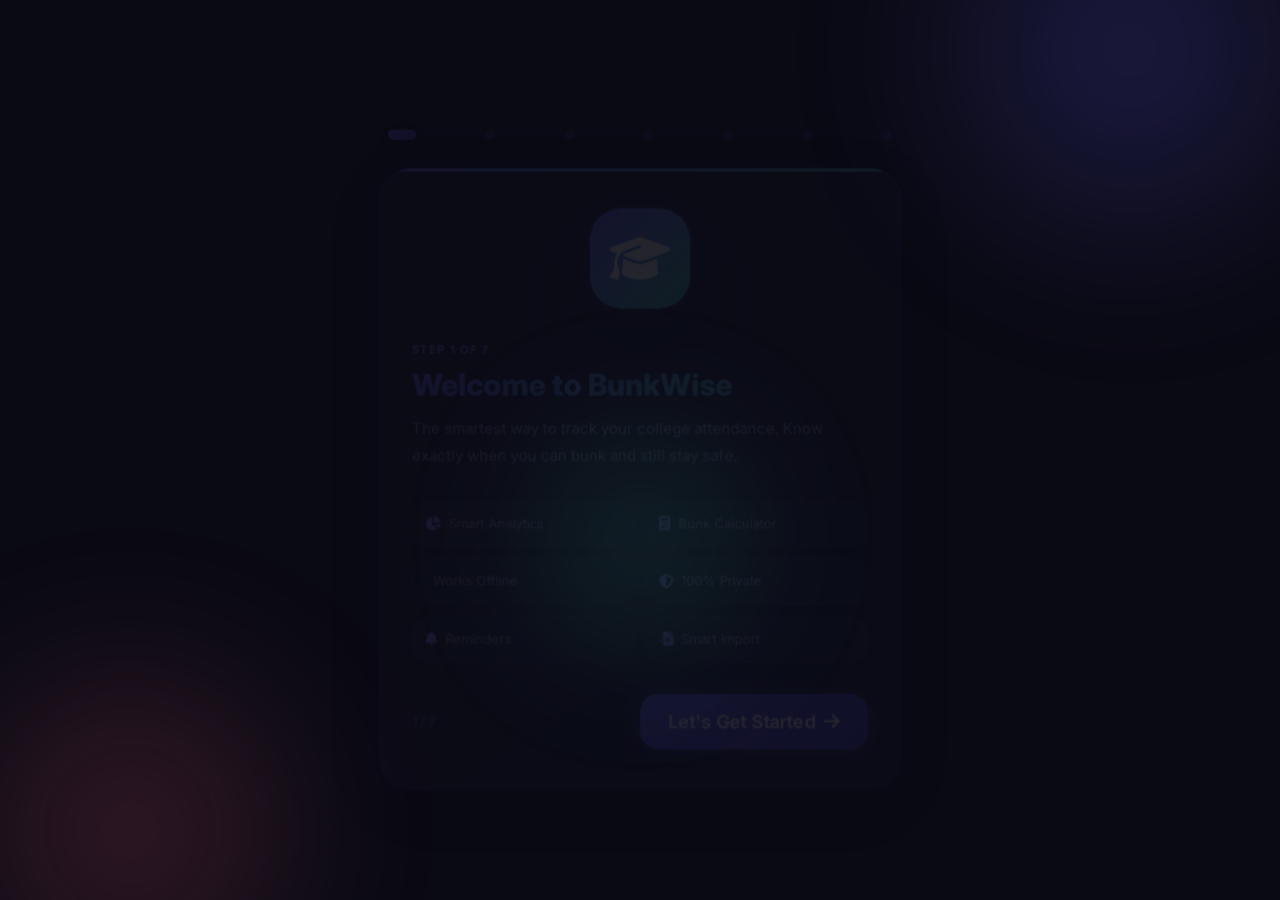
<file: history.html>
<!DOCTYPE html>
<html lang="en" data-theme="dark">
<head>
  <meta charset="UTF-8" />
  <meta name="viewport" content="width=device-width, initial-scale=1.0" />
  <meta name="description" content="BunkWise Attendance History — browse, filter, edit, and manage your attendance timeline offline." />
  <meta name="theme-color" content="#6C63FF" />
  <title>History — BunkWise</title>
  <link rel="manifest" href="./manifest.json" />
  <link rel="apple-touch-icon" href="./assets/icons/icon-192.png" />
  <link rel="icon" type="image/png" sizes="32x32" href="./assets/icons/icon-96.png" />
  <link rel="preconnect" href="https://fonts.googleapis.com" />
  <link rel="preconnect" href="https://fonts.gstatic.com" crossorigin />
  <link href="https://fonts.googleapis.com/css2?family=Inter:wght@400;500;600;700;800&display=swap" rel="stylesheet" />
  <link rel="stylesheet" href="https://cdnjs.cloudflare.com/ajax/libs/font-awesome/6.5.0/css/all.min.css" />
  <link rel="stylesheet" href="./css/variables.css" />
  <link rel="stylesheet" href="./css/base.css" />
  <link rel="stylesheet" href="./css/components.css" />
  <link rel="stylesheet" href="./css/layout.css" />
  <link rel="stylesheet" href="./css/animations.css" />
  <link rel="stylesheet" href="./css/history.css" />
</head>
<body>
<div class="app-shell">
  <div id="nav-container"></div>
  <main class="main-content">
    <header class="page-header">
      <div class="page-header-left">
        <button class="menu-toggle mobile-only" id="menu-toggle" aria-label="Open navigation"><i class="fa-solid fa-bars"></i></button>
        <div>
          <div class="page-title">Attendance History</div>
          <div class="page-subtitle" id="history-subtitle">Timeline of local attendance records</div>
        </div>
      </div>
      <div class="page-header-right history-actions">
        <button class="btn btn-ghost btn-sm" id="history-undo"><i class="fa-solid fa-rotate-left"></i> Undo Last Change</button>
        <button class="btn btn-ghost btn-sm" id="history-clear-filters"><i class="fa-solid fa-filter-circle-xmark"></i> Clear Filters</button>
      </div>
    </header>

    <div class="page-body">
      <div class="grid grid-4 history-summary-grid stagger-children" style="margin-bottom:var(--space-6)">
        <div class="dash-stat-card"><div class="dash-stat-value" id="history-total">0</div><div class="dash-stat-label">Records</div></div>
        <div class="dash-stat-card"><div class="dash-stat-value" id="history-present">0</div><div class="dash-stat-label">Present</div></div>
        <div class="dash-stat-card"><div class="dash-stat-value" id="history-absent">0</div><div class="dash-stat-label">Absent</div></div>
        <div class="dash-stat-card"><div class="dash-stat-value" id="history-cancelled">0</div><div class="dash-stat-label">Cancelled</div></div>
      </div>

      <section class="card history-filters-card">
        <div class="card-header">
          <div class="card-title"><i class="fa-solid fa-sliders"></i> Filters</div>
        </div>
        <div class="history-filters-grid">
          <div class="form-group">
            <label class="form-label" for="history-search">Search</label>
            <input class="form-input" id="history-search" type="search" placeholder="Subject, note, status..." />
          </div>
          <div class="form-group">
            <label class="form-label" for="history-subject">Subject</label>
            <select class="form-select" id="history-subject"><option value="">All subjects</option></select>
          </div>
          <div class="form-group">
            <label class="form-label" for="history-status">Status</label>
            <select class="form-select" id="history-status">
              <option value="">All statuses</option>
              <option value="present">Present</option>
              <option value="absent">Absent</option>
              <option value="cancelled">Cancelled</option>
              <option value="holiday">Holiday</option>
            </select>
          </div>
          <div class="form-group">
            <label class="form-label" for="history-date">Date</label>
            <input class="form-input" id="history-date" type="date" />
          </div>
          <div class="form-group">
            <label class="form-label" for="history-month">Month</label>
            <input class="form-input" id="history-month" type="month" />
          </div>
          <div class="form-group">
            <label class="form-label" for="history-semester">Semester</label>
            <select class="form-select" id="history-semester"><option value="">All semesters</option></select>
          </div>
        </div>
      </section>

      <section class="card history-toolbar-card" style="margin-top:var(--space-5)">
        <div class="history-toolbar-row">
          <div>
            <div class="card-title"><i class="fa-solid fa-clock-rotate-left"></i> Timeline</div>
            <div class="history-toolbar-subtitle" id="history-count">Loading history…</div>
          </div>
          <div class="history-toolbar-actions">
            <button class="btn btn-primary btn-sm" id="history-load-more"><i class="fa-solid fa-arrow-down"></i> Load More</button>
            <button class="btn btn-danger btn-sm d-none" id="history-bulk-delete"><i class="fa-solid fa-trash-can"></i> Delete Selected (<span id="history-selected-count">0</span>)</button>
          </div>
        </div>
      </section>

      <div id="history-empty" class="empty-state d-none" style="padding:var(--space-8);margin-top:var(--space-5)">
        <div class="empty-state-icon"><i class="fa-solid fa-hourglass-empty"></i></div>
        <h3>No attendance history</h3>
        <p>Mark some classes to build a timeline here.</p>
        <a href="./attendance.html" class="btn btn-primary">Go to Attendance</a>
      </div>

      <section id="history-list" class="history-list stagger-children" aria-live="polite"></section>
    </div>
  </main>
  <div id="bottom-nav-container"></div>
</div>

<div class="modal-overlay" id="history-modal" aria-hidden="true">
  <div class="modal history-modal" role="dialog" aria-modal="true" aria-label="Edit attendance record">
    <div class="modal-header">
      <h3 class="modal-title">Edit Attendance</h3>
      <button class="modal-close" id="history-modal-close"><i class="fa-solid fa-xmark"></i></button>
    </div>
    <div class="modal-body">
      <div class="history-edit-meta" id="history-edit-meta"></div>
      <div class="form-group">
        <label class="form-label" for="history-edit-status">Status</label>
        <select class="form-select" id="history-edit-status">
          <option value="present">Present</option>
          <option value="absent">Absent</option>
          <option value="cancelled">Cancelled</option>
          <option value="holiday">Holiday</option>
        </select>
      </div>
      <div class="form-group">
        <label class="form-label" for="history-edit-note">Notes</label>
        <textarea class="form-textarea" id="history-edit-note" rows="4" placeholder="Optional notes..."></textarea>
      </div>
    </div>
    <div class="modal-footer">
      <button class="btn btn-ghost" id="history-edit-cancel">Cancel</button>
      <button class="btn btn-primary" id="history-edit-save">Save Changes</button>
    </div>
  </div>
</div>

<script type="module" src="./js/app.js"></script>
</body>
</html>
</file>
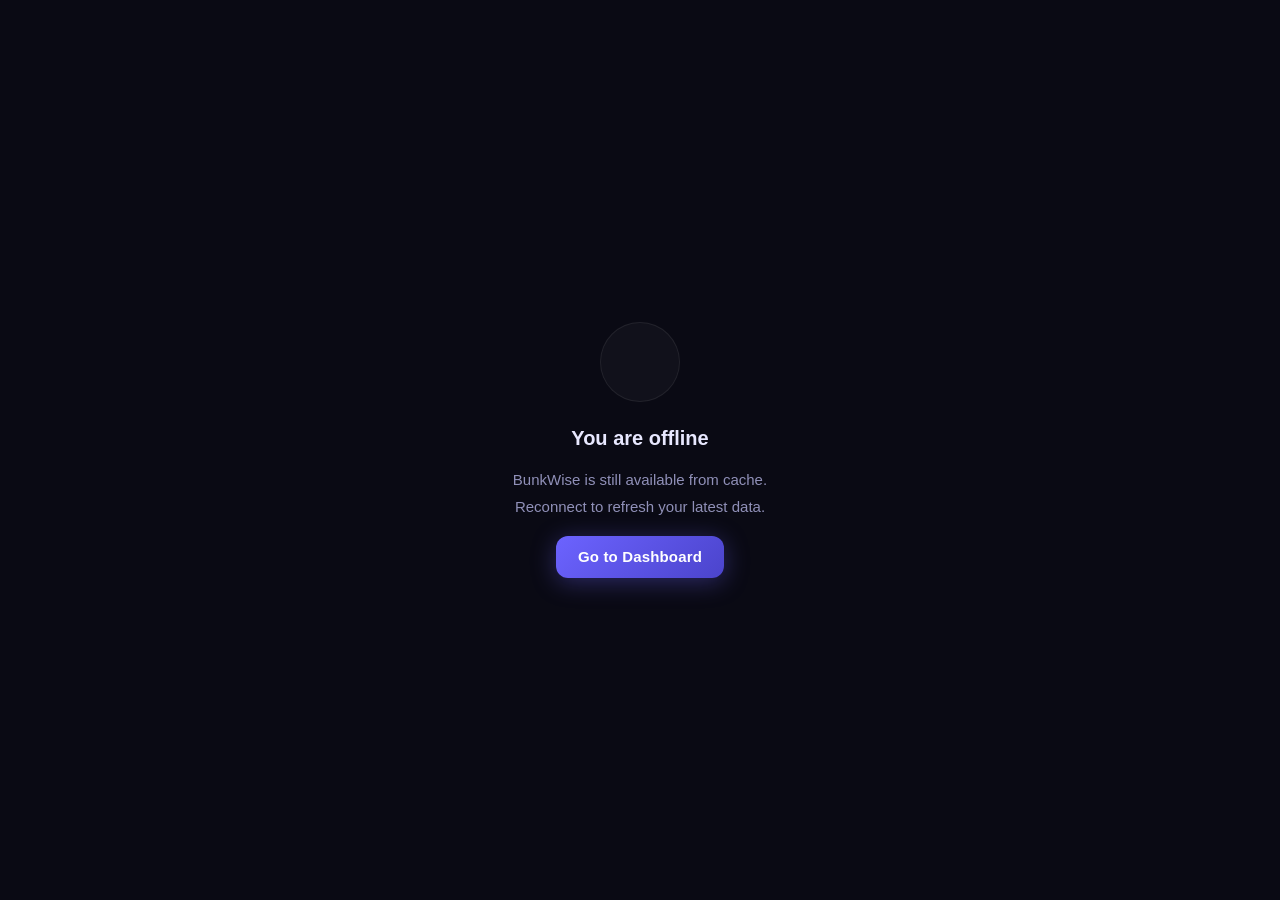
<file: offline.html>
<!DOCTYPE html>
<html lang="en" data-theme="dark">
<head>
  <meta charset="UTF-8" />
  <meta name="viewport" content="width=device-width, initial-scale=1.0" />
  <meta name="theme-color" content="#6C63FF" />
  <title>Offline — BunkWise</title>
  <link rel="manifest" href="./manifest.json" />
  <link rel="stylesheet" href="./css/variables.css" />
  <link rel="stylesheet" href="./css/base.css" />
  <link rel="stylesheet" href="./css/components.css" />
  <link rel="stylesheet" href="./css/animations.css" />
</head>
<body>
  <main class="empty-state" style="min-height:100vh">
    <div class="empty-state-icon"><i class="fa-solid fa-wifi-slash"></i></div>
    <h3>You are offline</h3>
    <p>BunkWise is still available from cache. Reconnect to refresh your latest data.</p>
    <a class="btn btn-primary" href="./dashboard.html">Go to Dashboard</a>
  </main>
</body>
</html>
</file>
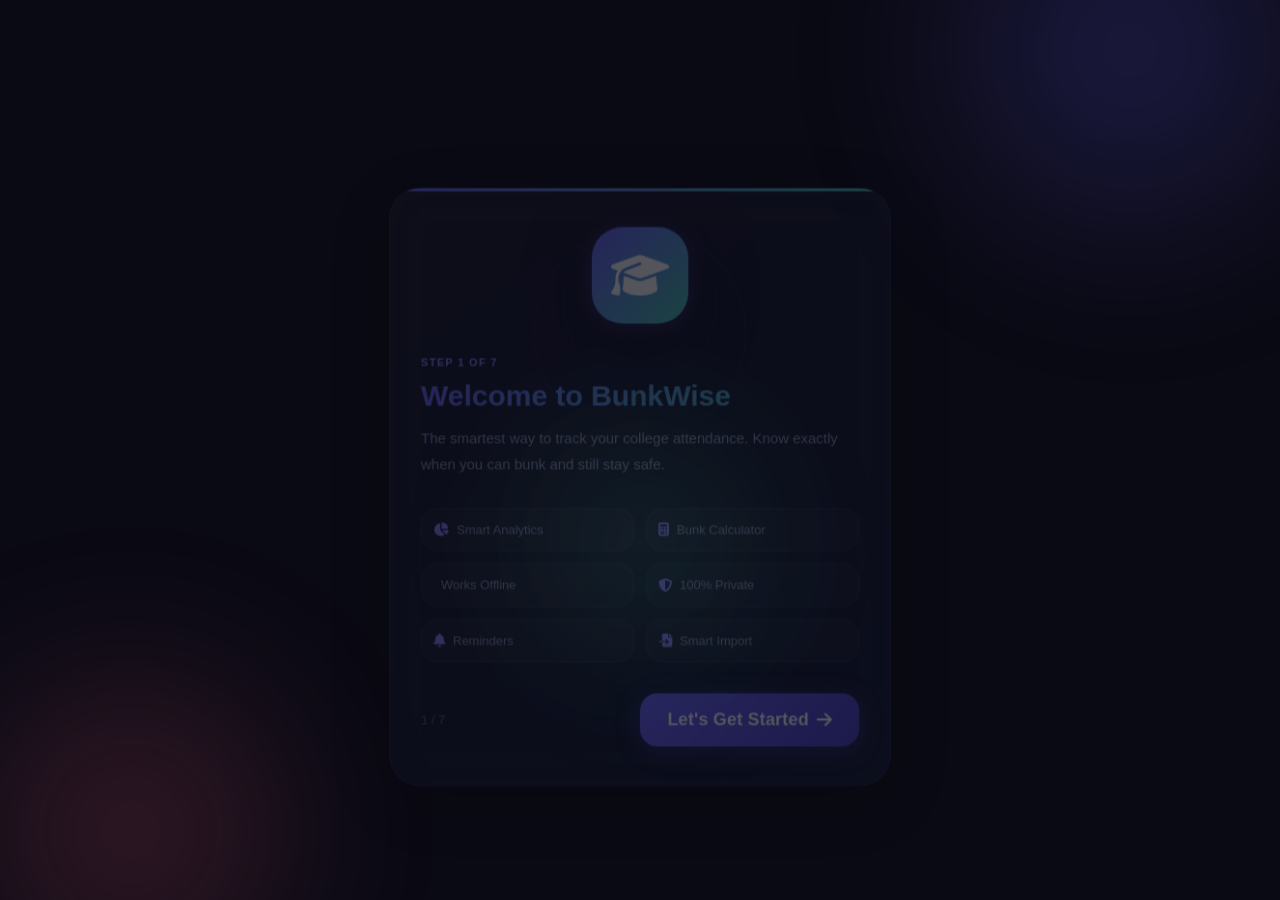
<file: profile.html>
<!DOCTYPE html>
<html lang="en" data-theme="dark">
<head>
  <meta charset="UTF-8" />
  <meta name="viewport" content="width=device-width, initial-scale=1.0" />
  <meta name="description" content="BunkWise Profile — edit your student profile and view attendance statistics." />
  <meta name="theme-color" content="#6C63FF" />
  <title>Profile — BunkWise</title>
  <link rel="manifest" href="./manifest.json" />
  <link rel="apple-touch-icon" href="./assets/icons/icon-192.png" />
  <link rel="icon" type="image/png" sizes="32x32" href="./assets/icons/icon-96.png" />
  <link rel="preconnect" href="https://fonts.googleapis.com" />
  <link rel="preconnect" href="https://fonts.gstatic.com" crossorigin />
  <link href="https://fonts.googleapis.com/css2?family=Inter:wght@400;500;600;700;800&display=swap" rel="stylesheet" />
  <link rel="stylesheet" href="https://cdnjs.cloudflare.com/ajax/libs/font-awesome/6.5.0/css/all.min.css" />
  <link rel="stylesheet" href="./css/variables.css" />
  <link rel="stylesheet" href="./css/base.css" />
  <link rel="stylesheet" href="./css/components.css" />
  <link rel="stylesheet" href="./css/layout.css" />
  <link rel="stylesheet" href="./css/animations.css" />
</head>
<body>
<div class="app-shell">
  <div id="nav-container"></div>
  <main class="main-content">
    <header class="page-header">
      <div class="page-header-left">
        <button class="menu-toggle mobile-only" id="menu-toggle" aria-label="Open navigation"><i class="fa-solid fa-bars"></i></button>
        <div>
          <div class="page-title">Profile</div>
          <div class="page-subtitle">Manage your student details</div>
        </div>
      </div>
      <div class="page-header-right">
        <button class="btn-icon" id="theme-toggle" aria-label="Toggle theme" title="Toggle theme"><i class="fa-solid fa-moon"></i></button>
      </div>
    </header>

    <div class="page-body">
      <div class="grid grid-2" style="gap:var(--space-6)">
        <section class="card stagger-children">
          <div class="card-header"><div class="card-title"><i class="fa-solid fa-user"></i> Profile Summary</div></div>
          <div class="profile-hero" style="text-align:center;padding:var(--space-5) 0">
            <div class="avatar" id="profile-avatar" style="width:96px;height:96px;font-size:34px;margin:0 auto var(--space-4)">BW</div>
            <div style="font-size:26px;font-weight:800" id="profile-name">Student</div>
            <div style="color:var(--text-secondary);margin-top:4px" id="profile-college">My College</div>
            <div style="color:var(--text-tertiary);font-size:13px;margin-top:4px" id="profile-semester">Semester —</div>
          </div>

          <div class="grid grid-2" style="gap:var(--space-3);margin-bottom:var(--space-5)">
            <div class="dash-stat-card"><div class="dash-stat-value" id="profile-target">75%</div><div class="dash-stat-label">Target</div></div>
            <div class="dash-stat-card"><div class="dash-stat-value" id="profile-attendance">0%</div><div class="dash-stat-label">Attendance</div></div>
            <div class="dash-stat-card"><div class="dash-stat-value" id="profile-subjects">0</div><div class="dash-stat-label">Subjects</div></div>
            <div class="dash-stat-card"><div class="dash-stat-value" id="profile-streak">0</div><div class="dash-stat-label">Streak</div></div>
          </div>
        </section>

        <section class="card stagger-children">
          <div class="card-header"><div class="card-title"><i class="fa-solid fa-pen-to-square"></i> Edit Profile</div></div>
          <div class="form-group"><label class="form-label" for="profile-input-name">Name</label><input class="form-input" id="profile-input-name" maxlength="60" /></div>
          <div class="form-group"><label class="form-label" for="profile-input-college">College</label><input class="form-input" id="profile-input-college" maxlength="80" /></div>
          <div class="form-group"><label class="form-label" for="profile-input-semester">Semester</label><input class="form-input" id="profile-input-semester" maxlength="20" /></div>
          <div class="form-group"><label class="form-label" for="profile-input-target">Attendance Target</label><input class="form-input" id="profile-input-target" type="number" min="1" max="100" /></div>
          <div class="form-group"><label class="form-label" for="profile-input-rollno">Roll No</label><input class="form-input" id="profile-input-rollno" maxlength="40" /></div>
          <button class="btn btn-primary btn-block" id="profile-save-btn"><i class="fa-solid fa-floppy-disk"></i> Save Profile</button>
        </section>
      </div>
    </div>
  </main>
  <div id="bottom-nav-container"></div>
</div>
<script type="module" src="./js/app.js"></script>
</body>
</html>
</file>
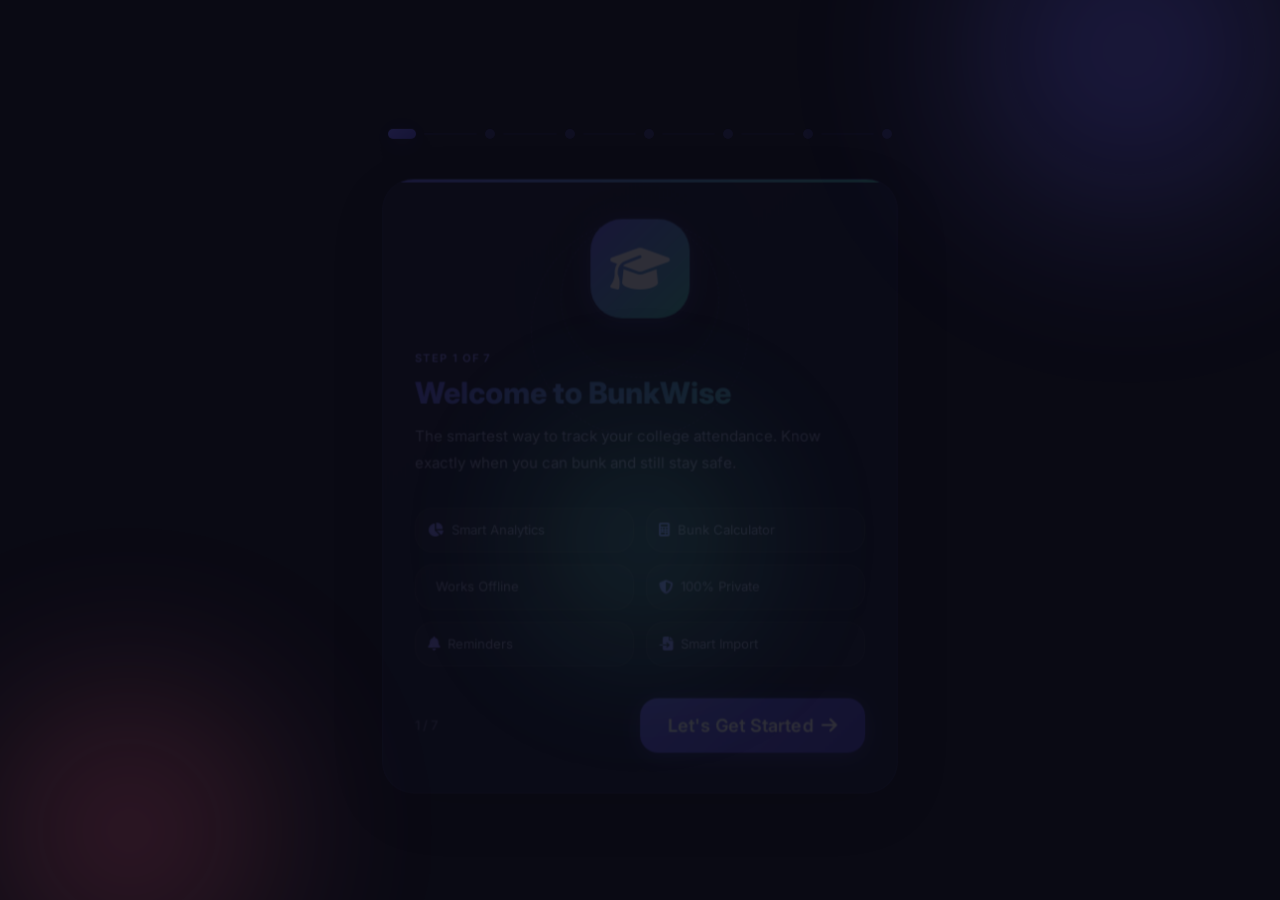
<file: settings.html>
<!DOCTYPE html>
<html lang="en" data-theme="dark">
<head>
  <meta charset="UTF-8" />
  <meta name="viewport" content="width=device-width, initial-scale=1.0" />
  <title>Settings — BunkWise</title>
  <link rel="stylesheet" href="https://cdnjs.cloudflare.com/ajax/libs/font-awesome/6.5.0/css/all.min.css" />
  <link href="https://fonts.googleapis.com/css2?family=Inter:wght@400;500;600;700;800&display=swap" rel="stylesheet" />
  <link rel="stylesheet" href="./css/variables.css" />
  <link rel="stylesheet" href="./css/base.css" />
  <link rel="stylesheet" href="./css/components.css" />
  <link rel="stylesheet" href="./css/layout.css" />
  <link rel="stylesheet" href="./css/animations.css" />
</head>
<body>
<div class="app-shell">
  <div id="nav-container"></div>
  <main class="main-content">
    <header class="page-header">
      <div class="page-header-left">
        <button class="menu-toggle mobile-only" id="menu-toggle"><i class="fa-solid fa-bars"></i></button>
        <div>
          <div class="page-title">Settings</div>
          <div class="page-subtitle">Configure your app</div>
        </div>
      </div>
    </header>
    <div class="page-body">
      
      <div class="grid grid-2" style="gap:var(--space-6)">
        
        <div class="stagger-children">
          <div class="card" style="margin-bottom:var(--space-5)">
            <div class="card-header"><div class="card-title"><i class="fa-solid fa-user"></i> Profile</div></div>
            <div class="form-group">
              <label class="form-label">Name</label>
              <input type="text" class="form-input" id="set-name" />
            </div>
            <div class="form-group">
              <label class="form-label">College</label>
              <input type="text" class="form-input" id="set-college" />
            </div>
            <div class="form-group">
              <label class="form-label">Semester</label>
              <input type="text" class="form-input" id="set-semester" />
            </div>
            <div class="form-group">
              <label class="form-label">Default Target Attendance (%)</label>
              <input type="number" class="form-input" id="set-target" />
            </div>
            <button class="btn btn-primary btn-block" id="btn-save-profile">Save Profile</button>
          </div>
          
          <div class="card">
            <div class="card-header"><div class="card-title"><i class="fa-solid fa-palette"></i> Appearance</div></div>
            <div class="form-group" style="margin-bottom:0">
              <label class="form-label">Theme</label>
              <select class="form-select" id="set-theme">
                <option value="dark">Dark Mode (Default)</option>
                <option value="light">Light Mode</option>
              </select>
            </div>
          </div>
        </div>
        
        <div class="stagger-children">
          <div class="card" style="margin-bottom:var(--space-5)">
            <div class="card-header"><div class="card-title"><i class="fa-solid fa-database"></i> Data Management</div></div>
            <p style="color:var(--text-secondary);font-size:14px;margin-bottom:var(--space-4)">Backup your data or start fresh.</p>
            <div style="display:flex;flex-direction:column;gap:var(--space-3)">
              <button class="btn btn-success" id="btn-create-backup"><i class="fa-solid fa-cloud-arrow-up"></i> Create Backup Snapshot</button>
              <button class="btn btn-ghost" id="btn-export"><i class="fa-solid fa-file-export"></i> Export Data (JSON)</button>
              <label class="btn btn-ghost" style="cursor:pointer;display:flex;justify-content:center"><i class="fa-solid fa-file-import"></i> Import Data<input type="file" id="btn-import" accept=".json" style="display:none"></label>
              <button class="btn btn-ghost text-danger" id="btn-reset" style="border-color:rgba(244,67,54,0.3)"><i class="fa-solid fa-triangle-exclamation"></i> Reset All Data</button>
            </div>
          </div>

          <div class="card">
            <div class="card-header"><div class="card-title"><i class="fa-solid fa-clock-rotate-left"></i> Backup History</div></div>
            <div id="backup-history" class="stagger-children"></div>
          </div>
          
          <div class="card">
            <div class="card-header"><div class="card-title"><i class="fa-solid fa-circle-info"></i> About</div></div>
            <div style="text-align:center;padding:var(--space-4) 0">
              <div style="font-size:48px;color:var(--color-primary-light);margin-bottom:var(--space-3)"><i class="fa-solid fa-graduation-cap"></i></div>
              <h3 style="margin-bottom:4px">BunkWise</h3>
              <p style="color:var(--text-tertiary);font-size:14px;margin-bottom:var(--space-4)">Version 1.0.0 • Offline Ready PWA</p>
              <p style="font-size:12px;color:var(--text-secondary)">Built entirely in the browser using IndexedDB.<br/>No servers, no tracking, complete privacy.</p>
            </div>
          </div>
        </div>
        
      </div>
      
    </div>
  </main>
  <div id="bottom-nav-container"></div>
</div>
<script type="module" src="./js/app.js"></script>
</body>
</html>
</file>
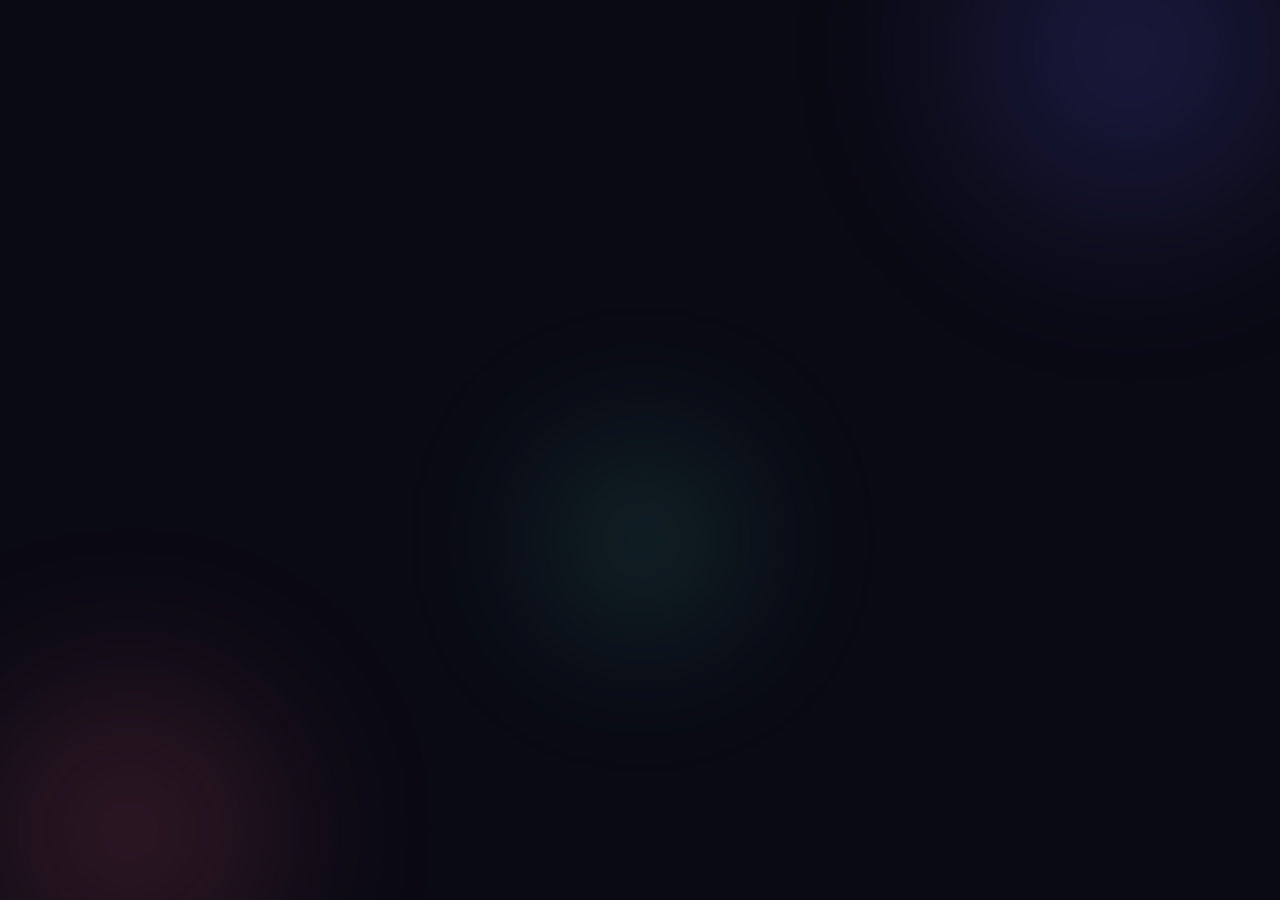
<file: subjects.html>
<!DOCTYPE html>
<html lang="en" data-theme="dark">
<head>
  <meta charset="UTF-8" />
  <meta name="viewport" content="width=device-width, initial-scale=1.0" />
  <title>Subjects — BunkWise</title>
  <link rel="stylesheet" href="https://cdnjs.cloudflare.com/ajax/libs/font-awesome/6.5.0/css/all.min.css" />
  <link href="https://fonts.googleapis.com/css2?family=Inter:wght@400;500;600;700;800&display=swap" rel="stylesheet" />
  <link rel="stylesheet" href="./css/variables.css" />
  <link rel="stylesheet" href="./css/base.css" />
  <link rel="stylesheet" href="./css/components.css" />
  <link rel="stylesheet" href="./css/layout.css" />
  <link rel="stylesheet" href="./css/animations.css" />
  <link rel="stylesheet" href="./css/subjects.css" />
</head>
<body>
<div class="app-shell">
  <div id="nav-container"></div>
  <main class="main-content">
    <header class="page-header">
      <div class="page-header-left">
        <button class="menu-toggle mobile-only" id="menu-toggle"><i class="fa-solid fa-bars"></i></button>
        <div>
          <div class="page-title">Subjects</div>
          <div class="page-subtitle">Manage your classes</div>
        </div>
      </div>
      <div class="page-header-right">
        <button class="btn btn-primary btn-sm" id="btn-add-subject">
          <i class="fa-solid fa-plus"></i> Add Subject
        </button>
      </div>
    </header>
    <div class="page-body">
      <div class="subjects-toolbar">
        <div class="search-bar">
          <i class="fa-solid fa-magnifying-glass"></i>
          <input type="text" id="search-subjects" placeholder="Search subjects..." />
        </div>
      </div>
      <div id="subjects-empty" class="empty-state d-none">
        <div class="empty-state-icon"><i class="fa-solid fa-book-open"></i></div>
        <h3>No subjects found</h3>
        <p>Add some subjects to get started.</p>
        <button class="btn btn-primary" onclick="document.getElementById('btn-add-subject').click()">Add Subject</button>
      </div>
      <div class="subjects-grid stagger-children" id="subjects-grid"></div>
    </div>
  </main>
  <div id="bottom-nav-container"></div>
</div>

<!-- Modal -->
<div class="modal-overlay" id="subject-modal">
  <div class="modal">
    <div class="modal-header">
      <h3 class="modal-title" id="subject-modal-title">Add Subject</h3>
      <button class="modal-close"><i class="fa-solid fa-xmark"></i></button>
    </div>
    <div class="modal-body">
      <input type="hidden" id="sub-id" />
      <div class="form-group">
        <label class="form-label">Subject Name *</label>
        <input class="form-input" type="text" id="sub-name" placeholder="e.g. Engineering Mathematics" />
      </div>
      <div class="form-group">
        <label class="form-label">Subject Code</label>
        <input class="form-input" type="text" id="sub-code" placeholder="e.g. MAT101" />
      </div>
      <div class="form-group">
    <label class="form-label">Present Classes</label>
    <input
        class="form-input"
        type="number"
        id="sub-present"
        min="0"
        value="0"
        placeholder="0">
</div>

<div class="form-group">
    <label class="form-label">Total Classes</label>
    <input
        class="form-input"
        type="number"
        id="sub-total"
        min="0"
        value="0"
        placeholder="0">
</div>
      <div class="form-group">
        <label class="form-label">Faculty Name</label>
        <input class="form-input" type="text" id="sub-faculty" placeholder="e.g. Dr. Smith" />
      </div>
      <div class="form-group">
        <label class="color-picker-label">Color Label</label>
        <div class="color-picker-grid" id="sub-colors"></div>
      </div>
    </div>
    <div class="modal-footer">
      <button class="btn btn-ghost modal-close-btn">Cancel</button>
      <button class="btn btn-primary" id="sub-save">Save Subject</button>
    </div>
  </div>
</div>

<script type="module" src="./js/app.js"></script>
</body>
</html>
</file>
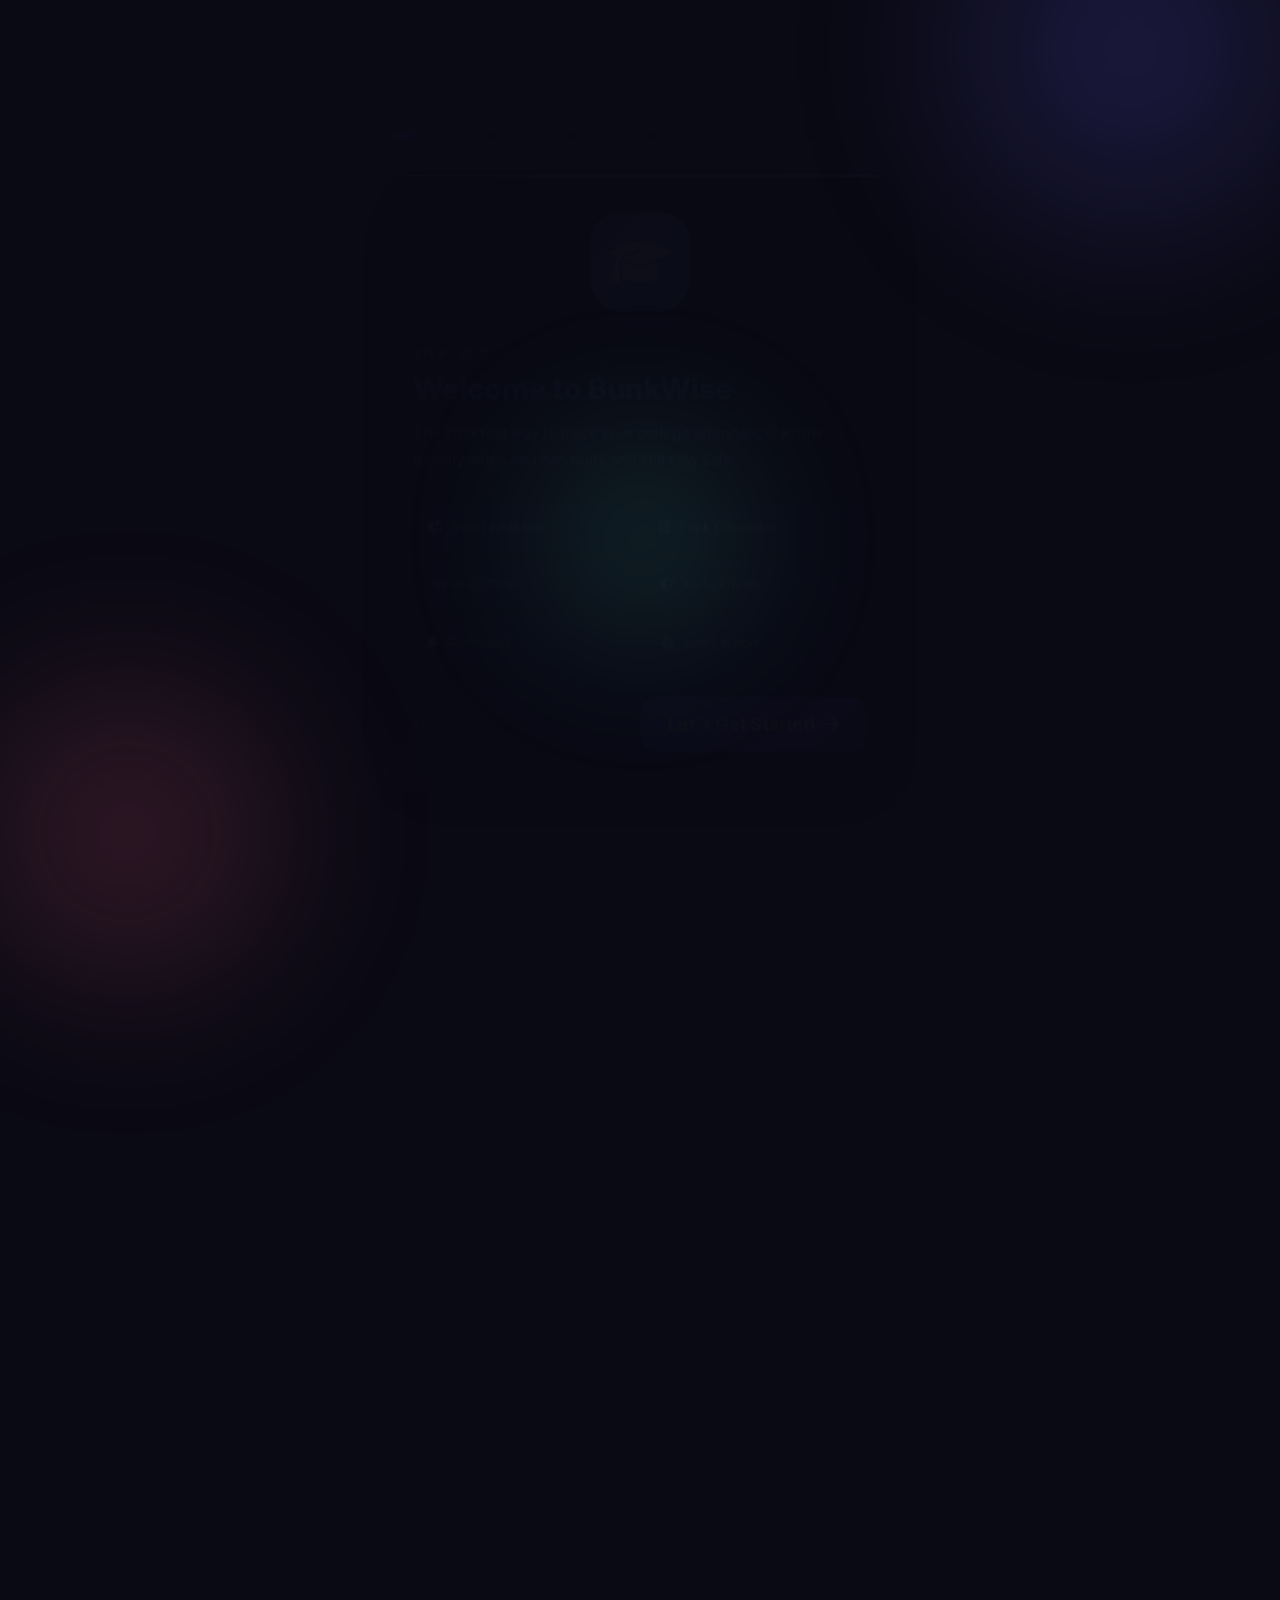
<file: timetable.html>
<!DOCTYPE html>
<html lang="en" data-theme="dark">
<head>
  <meta charset="UTF-8" />
  <meta name="viewport" content="width=device-width, initial-scale=1.0" />
  <title>Timetable — BunkWise</title>
  <link rel="stylesheet" href="https://cdnjs.cloudflare.com/ajax/libs/font-awesome/6.5.0/css/all.min.css" />
  <link href="https://fonts.googleapis.com/css2?family=Inter:wght@400;500;600;700;800&display=swap" rel="stylesheet" />
  <link rel="stylesheet" href="./css/variables.css" />
  <link rel="stylesheet" href="./css/base.css" />
  <link rel="stylesheet" href="./css/components.css" />
  <link rel="stylesheet" href="./css/layout.css" />
  <link rel="stylesheet" href="./css/animations.css" />
  <link rel="stylesheet" href="./css/timetable.css" />
</head>
<body>
<div class="app-shell">
  <div id="nav-container"></div>
  <main class="main-content">
    <header class="page-header">
      <div class="page-header-left">
        <button class="menu-toggle mobile-only" id="menu-toggle"><i class="fa-solid fa-bars"></i></button>
        <div>
          <div class="page-title">Timetable</div>
          <div class="page-subtitle">Your weekly schedule</div>
        </div>
      </div>
      <div class="page-header-right">
        <button class="btn btn-primary btn-sm" id="btn-add-slot">
          <i class="fa-solid fa-plus"></i> Add Slot
        </button>
      </div>
    </header>
    <div class="page-body">
      <div class="timetable-grid" id="tt-grid"></div>
      <div class="timetable-compact stagger-children" id="tt-compact"></div>
    </div>
  </main>
  <div id="bottom-nav-container"></div>
</div>

<!-- Modal -->
<div class="modal-overlay" id="slot-modal">
  <div class="modal">
    <div class="modal-header">
      <h3 class="modal-title" id="slot-modal-title">Add Timetable Slot</h3>
      <button class="modal-close"><i class="fa-solid fa-xmark"></i></button>
    </div>
    <div class="modal-body">
      <input type="hidden" id="slot-id" />
      <div class="form-group">
        <label class="form-label">Day</label>
        <select class="form-select" id="slot-day">
          <option value="1">Monday</option>
          <option value="2">Tuesday</option>
          <option value="3">Wednesday</option>
          <option value="4">Thursday</option>
          <option value="5">Friday</option>
          <option value="6">Saturday</option>
          <option value="0">Sunday</option>
        </select>
      </div>
      <div class="form-group">
        <label class="form-label">Subject</label>
        <select class="form-select" id="slot-subject"></select>
      </div>
      <div class="grid-2">
        <div class="form-group">
          <label class="form-label">Start Time</label>
          <input class="form-input" type="time" id="slot-start" />
        </div>
        <div class="form-group">
          <label class="form-label">End Time</label>
          <input class="form-input" type="time" id="slot-end" />
        </div>
      </div>
      <div class="form-group">
        <label class="form-label">Room / Location (optional)</label>
        <input class="form-input" type="text" id="slot-room" placeholder="e.g. Room 101" />
      </div>
    </div>
    <div class="modal-footer">
      <button class="btn btn-danger d-none" id="btn-del-slot">Delete</button>
      <div style="flex:1"></div>
      <button class="btn btn-ghost modal-close-btn">Cancel</button>
      <button class="btn btn-primary" id="slot-save">Save Slot</button>
    </div>
  </div>
</div>

<script type="module" src="./js/app.js"></script>
</body>
</html>
</file>
<file: css/variables.css>
/* ============================================================
   SMART ATTENDANCE MANAGER — DESIGN TOKENS
   All CSS custom properties (variables) live here.
   Never hardcode colors/spacing elsewhere.
   ============================================================ */

:root {
  /* ── Brand Colors ────────────────────────────────────── */
  --color-primary:        #6C63FF;
  --color-primary-light:  #8B84FF;
  --color-primary-dark:   #4B44CC;
  --color-primary-rgb:    108, 99, 255;

  --color-secondary:      #FF6584;
  --color-secondary-light:#FF8FA3;
  --color-secondary-dark: #CC3D5A;
  --color-secondary-rgb:  255, 101, 132;

  --color-accent:         #43C6AC;
  --color-accent-light:   #6DD5C0;
  --color-accent-dark:    #2E9980;
  --color-accent-rgb:     67, 198, 172;

  /* ── Semantic Colors ─────────────────────────────────── */
  --color-success:        #4CAF50;
  --color-success-light:  #A5D6A7;
  --color-success-dark:   #388E3C;
  --color-success-rgb:    76, 175, 80;

  --color-warning:        #FF9800;
  --color-warning-light:  #FFCC80;
  --color-warning-dark:   #E65100;
  --color-warning-rgb:    255, 152, 0;

  --color-danger:         #F44336;
  --color-danger-light:   #EF9A9A;
  --color-danger-dark:    #C62828;
  --color-danger-rgb:     244, 67, 54;

  --color-info:           #29B6F6;
  --color-info-rgb:       41, 182, 246;

  /* ── Surface Colors (Dark Theme default) ─────────────── */
  --bg-body:              #0A0A14;
  --bg-surface:           #12121F;
  --bg-card:              #1A1A2E;
  --bg-card-2:            #16213E;
  --bg-input:             #0F0F20;
  --bg-overlay:           rgba(10, 10, 20, 0.85);
  --bg-sidebar:           #12121F;
  --bg-nav:               rgba(18, 18, 31, 0.9);
  --bg-modal:             #1A1A2E;

  /* ── Text Colors ─────────────────────────────────────── */
  --text-primary:         #E8E8FF;
  --text-secondary:       #9090B8;
  --text-tertiary:        #5A5A80;
  --text-inverse:         #0A0A14;
  --text-on-primary:      #FFFFFF;
  --text-link:            #6C63FF;

  /* ── Border Colors ───────────────────────────────────── */
  --border-color:         rgba(108, 99, 255, 0.15);
  --border-color-strong:  rgba(108, 99, 255, 0.35);
  --border-input:         rgba(255, 255, 255, 0.08);

  /* ── Gradients ───────────────────────────────────────── */
  --gradient-primary:     linear-gradient(135deg, #6C63FF 0%, #4B44CC 100%);
  --gradient-secondary:   linear-gradient(135deg, #FF6584 0%, #CC3D5A 100%);
  --gradient-accent:      linear-gradient(135deg, #43C6AC 0%, #2E9980 100%);
  --gradient-hero:        linear-gradient(135deg, #6C63FF 0%, #43C6AC 100%);
  --gradient-warm:        linear-gradient(135deg, #FF6584 0%, #FF9800 100%);
  --gradient-cool:        linear-gradient(135deg, #29B6F6 0%, #6C63FF 100%);
  --gradient-success:     linear-gradient(135deg, #4CAF50 0%, #43C6AC 100%);
  --gradient-card:        linear-gradient(145deg, rgba(26,26,46,0.9), rgba(22,33,62,0.7));

  /* ── Glassmorphism ───────────────────────────────────── */
  --glass-bg:             rgba(255, 255, 255, 0.03);
  --glass-border:         rgba(255, 255, 255, 0.07);
  --glass-blur:           blur(20px);
  --glass-bg-strong:      rgba(255, 255, 255, 0.07);

  /* ── Shadows ─────────────────────────────────────────── */
  --shadow-sm:            0 2px 8px rgba(0, 0, 0, 0.3);
  --shadow-md:            0 4px 20px rgba(0, 0, 0, 0.4);
  --shadow-lg:            0 8px 40px rgba(0, 0, 0, 0.5);
  --shadow-xl:            0 16px 64px rgba(0, 0, 0, 0.6);
  --shadow-primary:       0 4px 24px rgba(108, 99, 255, 0.35);
  --shadow-secondary:     0 4px 24px rgba(255, 101, 132, 0.35);
  --shadow-success:       0 4px 24px rgba(76, 175, 80, 0.3);
  --shadow-card:          0 4px 24px rgba(0,0,0,0.35), 0 1px 0 rgba(255,255,255,0.04);

  /* ── Spacing Scale ───────────────────────────────────── */
  --space-1:  4px;
  --space-2:  8px;
  --space-3:  12px;
  --space-4:  16px;
  --space-5:  20px;
  --space-6:  24px;
  --space-7:  28px;
  --space-8:  32px;
  --space-10: 40px;
  --space-12: 48px;
  --space-16: 64px;
  --space-20: 80px;

  /* ── Border Radius ───────────────────────────────────── */
  --radius-sm:   6px;
  --radius-md:   12px;
  --radius-lg:   18px;
  --radius-xl:   24px;
  --radius-2xl:  32px;
  --radius-full: 9999px;

  /* ── Typography ──────────────────────────────────────── */
  --font-family:    'Inter', -apple-system, BlinkMacSystemFont, 'Segoe UI', sans-serif;
  --font-mono:      'Roboto Mono', 'Fira Code', 'Consolas', monospace;

  --font-size-xs:   11px;
  --font-size-sm:   13px;
  --font-size-base: 15px;
  --font-size-md:   16px;
  --font-size-lg:   18px;
  --font-size-xl:   20px;
  --font-size-2xl:  24px;
  --font-size-3xl:  30px;
  --font-size-4xl:  36px;
  --font-size-5xl:  48px;

  --font-weight-normal:    400;
  --font-weight-medium:    500;
  --font-weight-semibold:  600;
  --font-weight-bold:      700;
  --font-weight-extrabold: 800;

  --line-height-tight:  1.2;
  --line-height-normal: 1.5;
  --line-height-loose:  1.8;

  /* ── Transitions ─────────────────────────────────────── */
  --transition-fast:    150ms ease;
  --transition-normal:  250ms ease;
  --transition-slow:    400ms ease;
  --transition-spring:  300ms cubic-bezier(0.34, 1.56, 0.64, 1);
  --transition-smooth:  600ms cubic-bezier(0.4, 0, 0.2, 1);

  /* ── Z-Index Scale ───────────────────────────────────── */
  --z-behind:   -1;
  --z-base:      0;
  --z-raised:   10;
  --z-dropdown: 100;
  --z-sticky:   200;
  --z-modal:    300;
  --z-toast:    400;
  --z-tooltip:  500;

  /* ── Layout ──────────────────────────────────────────── */
  --sidebar-width:        260px;
  --sidebar-collapsed:    70px;
  --header-height:        64px;
  --bottom-nav-height:    70px;
  --content-max-width:    1200px;
  --card-padding:         var(--space-6);
  --page-padding:         var(--space-6);

  /* ── Subject Colors (palette) ────────────────────────── */
  --subject-color-1: #6C63FF;
  --subject-color-2: #FF6584;
  --subject-color-3: #43C6AC;
  --subject-color-4: #FF9800;
  --subject-color-5: #29B6F6;
  --subject-color-6: #AB47BC;
  --subject-color-7: #EF5350;
  --subject-color-8: #26A69A;
  --subject-color-9: #FFA726;
  --subject-color-10: #EC407A;
}

/* ── Light Theme Overrides ────────────────────────────────── */
[data-theme="light"] {
  --bg-body:          #F0F2FF;
  --bg-surface:       #FFFFFF;
  --bg-card:          #FFFFFF;
  --bg-card-2:        #F8F9FF;
  --bg-input:         #F0F2FF;
  --bg-overlay:       rgba(240, 242, 255, 0.9);
  --bg-sidebar:       #FFFFFF;
  --bg-nav:           rgba(255, 255, 255, 0.92);
  --bg-modal:         #FFFFFF;

  --text-primary:     #1A1A2E;
  --text-secondary:   #5A5A80;
  --text-tertiary:    #9090B8;
  --text-inverse:     #FFFFFF;

  --border-color:       rgba(108, 99, 255, 0.12);
  --border-color-strong: rgba(108, 99, 255, 0.25);
  --border-input:       rgba(0, 0, 0, 0.08);

  --glass-bg:           rgba(255, 255, 255, 0.7);
  --glass-border:       rgba(108, 99, 255, 0.1);
  --glass-bg-strong:    rgba(255, 255, 255, 0.85);

  --shadow-sm:          0 2px 8px rgba(108, 99, 255, 0.08);
  --shadow-md:          0 4px 20px rgba(108, 99, 255, 0.12);
  --shadow-lg:          0 8px 40px rgba(108, 99, 255, 0.16);
  --shadow-xl:          0 16px 64px rgba(108, 99, 255, 0.2);
  --shadow-card:        0 4px 24px rgba(108,99,255,0.1), 0 1px 0 rgba(255,255,255,0.9);

  --gradient-card:      linear-gradient(145deg, rgba(255,255,255,0.95), rgba(240,242,255,0.8));
  --bg-overlay:         rgba(240, 242, 255, 0.85);
}
</file>
<file: css/base.css>
/* ============================================================
   SMART ATTENDANCE MANAGER — BASE STYLES
   CSS Reset, global typography, body, scrollbars, utilities
   ============================================================ */

/* ── Modern CSS Reset ─────────────────────────────────────── */
*, *::before, *::after {
  box-sizing: border-box;
  margin: 0;
  padding: 0;
}

html {
  font-size: 16px;
  scroll-behavior: smooth;
  -webkit-text-size-adjust: 100%;
  text-size-adjust: 100%;
  height: 100%;
}

body {
  font-family: var(--font-family);
  font-size: var(--font-size-base);
  font-weight: var(--font-weight-normal);
  line-height: var(--line-height-normal);
  color: var(--text-primary);
  background-color: var(--bg-body);
  min-height: 100%;
  overflow-x: hidden;
  -webkit-font-smoothing: antialiased;
  -moz-osx-font-smoothing: grayscale;
  transition: background-color var(--transition-slow), color var(--transition-slow);
}

img, video, svg {
  display: block;
  max-width: 100%;
}

input, button, textarea, select {
  font: inherit;
  color: inherit;
}

button {
  cursor: pointer;
  border: none;
  background: none;
}

a {
  color: var(--text-link);
  text-decoration: none;
  transition: color var(--transition-fast);
}

a:hover {
  color: var(--color-primary-light);
}

ul, ol {
  list-style: none;
}

table {
  border-collapse: collapse;
  width: 100%;
}

/* ── Custom Scrollbar ─────────────────────────────────────── */
::-webkit-scrollbar {
  width: 6px;
  height: 6px;
}

::-webkit-scrollbar-track {
  background: var(--bg-surface);
}

::-webkit-scrollbar-thumb {
  background: rgba(108, 99, 255, 0.3);
  border-radius: var(--radius-full);
}

::-webkit-scrollbar-thumb:hover {
  background: rgba(108, 99, 255, 0.6);
}

/* Firefox */
* {
  scrollbar-width: thin;
  scrollbar-color: rgba(108, 99, 255, 0.3) var(--bg-surface);
}

/* ── Typography ───────────────────────────────────────────── */
h1, h2, h3, h4, h5, h6 {
  font-weight: var(--font-weight-bold);
  line-height: var(--line-height-tight);
  color: var(--text-primary);
}

h1 { font-size: var(--font-size-4xl); }
h2 { font-size: var(--font-size-3xl); }
h3 { font-size: var(--font-size-2xl); }
h4 { font-size: var(--font-size-xl); }
h5 { font-size: var(--font-size-lg); }
h6 { font-size: var(--font-size-md); }

p {
  color: var(--text-secondary);
  line-height: var(--line-height-loose);
}

small {
  font-size: var(--font-size-sm);
  color: var(--text-tertiary);
}

strong {
  font-weight: var(--font-weight-semibold);
  color: var(--text-primary);
}

code {
  font-family: var(--font-mono);
  font-size: 0.9em;
  background: var(--bg-input);
  padding: 2px 6px;
  border-radius: var(--radius-sm);
  color: var(--color-primary-light);
}

/* ── Focus Styles ─────────────────────────────────────────── */
:focus-visible {
  outline: 2px solid var(--color-primary);
  outline-offset: 2px;
  border-radius: var(--radius-sm);
}

/* ── Selection ────────────────────────────────────────────── */
::selection {
  background: rgba(108, 99, 255, 0.3);
  color: var(--text-primary);
}

/* ── Utility: Visually Hidden ─────────────────────────────── */
.sr-only {
  position: absolute;
  width: 1px;
  height: 1px;
  padding: 0;
  margin: -1px;
  overflow: hidden;
  clip: rect(0, 0, 0, 0);
  white-space: nowrap;
  border-width: 0;
}

/* ── Utility: Text ────────────────────────────────────────── */
.text-primary   { color: var(--color-primary) !important; }
.text-secondary { color: var(--color-secondary) !important; }
.text-accent    { color: var(--color-accent) !important; }
.text-success   { color: var(--color-success) !important; }
.text-warning   { color: var(--color-warning) !important; }
.text-danger    { color: var(--color-danger) !important; }
.text-muted     { color: var(--text-tertiary) !important; }
.text-sm        { font-size: var(--font-size-sm) !important; }
.text-xs        { font-size: var(--font-size-xs) !important; }
.text-lg        { font-size: var(--font-size-lg) !important; }
.text-xl        { font-size: var(--font-size-xl) !important; }
.text-bold      { font-weight: var(--font-weight-bold) !important; }
.text-semibold  { font-weight: var(--font-weight-semibold) !important; }
.text-center    { text-align: center !important; }
.text-right     { text-align: right !important; }
.text-left      { text-align: left !important; }
.text-truncate  {
  overflow: hidden;
  text-overflow: ellipsis;
  white-space: nowrap;
}

/* ── Utility: Display ─────────────────────────────────────── */
.d-none   { display: none !important; }
.d-block  { display: block !important; }
.d-flex   { display: flex !important; }
.d-grid   { display: grid !important; }
.d-inline-flex { display: inline-flex !important; }

/* ── Utility: Flex ────────────────────────────────────────── */
.flex-center   { display: flex; align-items: center; justify-content: center; }
.flex-between  { display: flex; align-items: center; justify-content: space-between; }
.flex-start    { display: flex; align-items: center; justify-content: flex-start; }
.flex-end      { display: flex; align-items: center; justify-content: flex-end; }
.flex-col      { flex-direction: column; }
.flex-wrap     { flex-wrap: wrap; }
.flex-1        { flex: 1; }
.gap-1         { gap: var(--space-1); }
.gap-2         { gap: var(--space-2); }
.gap-3         { gap: var(--space-3); }
.gap-4         { gap: var(--space-4); }
.gap-5         { gap: var(--space-5); }
.gap-6         { gap: var(--space-6); }

/* ── Utility: Spacing ─────────────────────────────────────── */
.mt-1 { margin-top: var(--space-1); }
.mt-2 { margin-top: var(--space-2); }
.mt-3 { margin-top: var(--space-3); }
.mt-4 { margin-top: var(--space-4); }
.mt-6 { margin-top: var(--space-6); }
.mt-8 { margin-top: var(--space-8); }
.mb-2 { margin-bottom: var(--space-2); }
.mb-4 { margin-bottom: var(--space-4); }
.mb-6 { margin-bottom: var(--space-6); }
.mb-8 { margin-bottom: var(--space-8); }
.ms-auto { margin-left: auto; }

.p-2  { padding: var(--space-2); }
.p-4  { padding: var(--space-4); }
.p-6  { padding: var(--space-6); }
.px-4 { padding-left: var(--space-4); padding-right: var(--space-4); }
.py-2 { padding-top: var(--space-2); padding-bottom: var(--space-2); }
.py-4 { padding-top: var(--space-4); padding-bottom: var(--space-4); }

/* ── Utility: Width / Height ──────────────────────────────── */
.w-full  { width: 100%; }
.h-full  { height: 100%; }
.w-auto  { width: auto; }

/* ── Utility: Position ────────────────────────────────────── */
.relative { position: relative; }
.absolute { position: absolute; }
.fixed    { position: fixed; }
.sticky   { position: sticky; }

/* ── Utility: Overflow ────────────────────────────────────── */
.overflow-hidden { overflow: hidden; }
.overflow-auto   { overflow: auto; }

/* ── Utility: Border Radius ───────────────────────────────── */
.rounded-sm   { border-radius: var(--radius-sm); }
.rounded-md   { border-radius: var(--radius-md); }
.rounded-lg   { border-radius: var(--radius-lg); }
.rounded-xl   { border-radius: var(--radius-xl); }
.rounded-full { border-radius: var(--radius-full); }

/* ── Gradient Text Utility ────────────────────────────────── */
.gradient-text {
  background: var(--gradient-hero);
  -webkit-background-clip: text;
  -webkit-text-fill-color: transparent;
  background-clip: text;
}

.gradient-text-warm {
  background: var(--gradient-warm);
  -webkit-background-clip: text;
  -webkit-text-fill-color: transparent;
  background-clip: text;
}

/* ── Divider ──────────────────────────────────────────────── */
.divider {
  height: 1px;
  background: var(--border-color);
  margin: var(--space-4) 0;
}

/* ── Badge ────────────────────────────────────────────────── */
.badge {
  display: inline-flex;
  align-items: center;
  padding: 2px 10px;
  border-radius: var(--radius-full);
  font-size: var(--font-size-xs);
  font-weight: var(--font-weight-semibold);
  letter-spacing: 0.03em;
}

.badge-primary   { background: rgba(var(--color-primary-rgb), 0.15); color: var(--color-primary-light); }
.badge-success   { background: rgba(var(--color-success-rgb), 0.15); color: var(--color-success); }
.badge-warning   { background: rgba(var(--color-warning-rgb), 0.15); color: var(--color-warning); }
.badge-danger    { background: rgba(var(--color-danger-rgb), 0.15); color: var(--color-danger); }
.badge-secondary { background: rgba(var(--color-secondary-rgb), 0.15); color: var(--color-secondary); }
.badge-accent    { background: rgba(var(--color-accent-rgb), 0.15); color: var(--color-accent); }

/* ── Loading Indicator ────────────────────────────────────── */
.loading-spinner {
  width: 40px;
  height: 40px;
  border: 3px solid var(--border-color);
  border-top-color: var(--color-primary);
  border-radius: var(--radius-full);
  animation: spin 0.8s linear infinite;
}

@keyframes spin {
  to { transform: rotate(360deg); }
}

/* ── Skeleton Loader ──────────────────────────────────────── */
.skeleton {
  background: linear-gradient(
    90deg,
    var(--bg-card) 25%,
    rgba(255,255,255,0.05) 50%,
    var(--bg-card) 75%
  );
  background-size: 200% 100%;
  animation: skeleton-shimmer 1.5s infinite;
  border-radius: var(--radius-md);
}

@keyframes skeleton-shimmer {
  0%   { background-position: 200% 0; }
  100% { background-position: -200% 0; }
}

/* ── Floating Action Button ───────────────────────────────── */
.fab {
  position: fixed;
  bottom: calc(var(--bottom-nav-height) + var(--space-5));
  right: var(--space-6);
  width: 56px;
  height: 56px;
  border-radius: var(--radius-full);
  background: var(--gradient-primary);
  color: white;
  display: flex;
  align-items: center;
  justify-content: center;
  font-size: 22px;
  box-shadow: var(--shadow-primary), var(--shadow-lg);
  z-index: var(--z-raised);
  transition: transform var(--transition-spring), box-shadow var(--transition-normal);
  cursor: pointer;
  border: none;
}

.fab:hover {
  transform: scale(1.1) translateY(-2px);
  box-shadow: var(--shadow-primary), var(--shadow-xl);
}

.fab:active {
  transform: scale(0.95);
}

@media (min-width: 769px) {
  .fab {
    bottom: var(--space-8);
  }
}

/* ── No Desktop Bottom Nav ────────────────────────────────── */
@media (min-width: 769px) {
  .mobile-only { display: none !important; }
}
@media (max-width: 768px) {
  .desktop-only { display: none !important; }
}
</file>
<file: css/components.css>
/* ============================================================
   SMART ATTENDANCE MANAGER — REUSABLE COMPONENTS
   Buttons, cards, modals, forms, inputs, chips, alerts,
   progress bars, toggles, tabs, and tooltips.
   ============================================================ */

/* ═══════════════════════════════════════════════════════════
   BUTTONS
   ═══════════════════════════════════════════════════════════ */

.btn {
  display: inline-flex;
  align-items: center;
  justify-content: center;
  gap: var(--space-2);
  padding: 10px 22px;
  border-radius: var(--radius-md);
  font-size: var(--font-size-base);
  font-weight: var(--font-weight-semibold);
  letter-spacing: 0.01em;
  border: none;
  cursor: pointer;
  transition:
    transform var(--transition-fast),
    box-shadow var(--transition-normal),
    background var(--transition-normal),
    opacity var(--transition-fast);
  white-space: nowrap;
  position: relative;
  overflow: hidden;
  user-select: none;
  -webkit-user-select: none;
}

.btn::after {
  content: '';
  position: absolute;
  inset: 0;
  background: rgba(255,255,255,0);
  transition: background var(--transition-fast);
}

.btn:hover::after  { background: rgba(255,255,255,0.07); }
.btn:active        { transform: scale(0.97); }
.btn:disabled      { opacity: 0.5; cursor: not-allowed; pointer-events: none; }

/* Variants */
.btn-primary {
  background: var(--gradient-primary);
  color: white;
  box-shadow: var(--shadow-primary);
}
.btn-primary:hover { box-shadow: 0 6px 28px rgba(var(--color-primary-rgb), 0.5); }

.btn-secondary {
  background: var(--gradient-secondary);
  color: white;
  box-shadow: var(--shadow-secondary);
}

.btn-accent {
  background: var(--gradient-accent);
  color: white;
}

.btn-success {
  background: var(--gradient-success);
  color: white;
  box-shadow: var(--shadow-success);
}

.btn-danger {
  background: var(--color-danger);
  color: white;
}

.btn-outline {
  background: transparent;
  border: 1.5px solid var(--color-primary);
  color: var(--color-primary-light);
}
.btn-outline:hover {
  background: rgba(var(--color-primary-rgb), 0.1);
}

.btn-ghost {
  background: var(--glass-bg);
  color: var(--text-primary);
  border: 1px solid var(--glass-border);
  backdrop-filter: var(--glass-blur);
}
.btn-ghost:hover {
  background: var(--glass-bg-strong);
}

.btn-icon {
  width: 40px;
  height: 40px;
  padding: 0;
  border-radius: var(--radius-md);
  background: var(--glass-bg);
  border: 1px solid var(--glass-border);
  color: var(--text-secondary);
  font-size: 18px;
}
.btn-icon:hover {
  color: var(--text-primary);
  background: var(--glass-bg-strong);
}

/* Sizes */
.btn-sm { padding: 7px 14px; font-size: var(--font-size-sm); border-radius: var(--radius-sm); }
.btn-lg { padding: 14px 28px; font-size: var(--font-size-lg); border-radius: var(--radius-lg); }
.btn-xl { padding: 16px 36px; font-size: var(--font-size-xl); border-radius: var(--radius-xl); }

/* Full width */
.btn-block { width: 100%; }

/* Loading state */
.btn.loading {
  pointer-events: none;
}
.btn.loading::before {
  content: '';
  width: 16px;
  height: 16px;
  border: 2px solid rgba(255,255,255,0.4);
  border-top-color: white;
  border-radius: 50%;
  animation: spin 0.7s linear infinite;
  margin-right: var(--space-2);
}

/* ═══════════════════════════════════════════════════════════
   CARDS
   ═══════════════════════════════════════════════════════════ */

.card {
  background: var(--gradient-card);
  border: 1px solid var(--border-color);
  border-radius: var(--radius-xl);
  padding: var(--card-padding);
  box-shadow: var(--shadow-card);
  backdrop-filter: blur(10px);
  -webkit-backdrop-filter: blur(10px);
  transition: transform var(--transition-normal), box-shadow var(--transition-normal), border-color var(--transition-normal);
  position: relative;
  overflow: hidden;
}

.card-hover:hover {
  transform: translateY(-3px);
  box-shadow: var(--shadow-lg);
  border-color: var(--border-color-strong);
}

.card-header {
  display: flex;
  align-items: center;
  justify-content: space-between;
  margin-bottom: var(--space-5);
  gap: var(--space-3);
}

.card-title {
  font-size: var(--font-size-lg);
  font-weight: var(--font-weight-semibold);
  color: var(--text-primary);
  display: flex;
  align-items: center;
  gap: var(--space-3);
}

.card-title i {
  color: var(--color-primary-light);
}

.card-body {
  flex: 1;
}

.card-footer {
  margin-top: var(--space-5);
  padding-top: var(--space-4);
  border-top: 1px solid var(--border-color);
  display: flex;
  align-items: center;
  justify-content: space-between;
  gap: var(--space-3);
}

/* Stat card */
.stat-card {
  display: flex;
  flex-direction: column;
  gap: var(--space-3);
  position: relative;
  overflow: hidden;
}

.stat-card .stat-icon {
  width: 48px;
  height: 48px;
  border-radius: var(--radius-lg);
  display: flex;
  align-items: center;
  justify-content: center;
  font-size: 22px;
  margin-bottom: var(--space-1);
}

.stat-card .stat-value {
  font-size: var(--font-size-4xl);
  font-weight: var(--font-weight-extrabold);
  line-height: 1;
  color: var(--text-primary);
}

.stat-card .stat-label {
  font-size: var(--font-size-sm);
  color: var(--text-secondary);
  font-weight: var(--font-weight-medium);
}

.stat-card .stat-trend {
  font-size: var(--font-size-sm);
  font-weight: var(--font-weight-semibold);
  display: flex;
  align-items: center;
  gap: 4px;
}

.stat-card .stat-trend.up    { color: var(--color-success); }
.stat-card .stat-trend.down  { color: var(--color-danger); }

/* Glass card */
.card-glass {
  background: var(--glass-bg);
  border: 1px solid var(--glass-border);
  backdrop-filter: var(--glass-blur);
  -webkit-backdrop-filter: var(--glass-blur);
}

/* Gradient border card */
.card-gradient-border {
  position: relative;
}
.card-gradient-border::before {
  content: '';
  position: absolute;
  inset: 0;
  border-radius: inherit;
  padding: 1px;
  background: var(--gradient-hero);
  -webkit-mask: linear-gradient(#fff 0 0) content-box, linear-gradient(#fff 0 0);
  mask: linear-gradient(#fff 0 0) content-box, linear-gradient(#fff 0 0);
  -webkit-mask-composite: xor;
  mask-composite: exclude;
  pointer-events: none;
}

/* Heatmap */
.attendance-heatmap {
  display: grid;
  grid-template-columns: repeat(7, minmax(0, 1fr));
  gap: 8px;
}

.heatmap-cell,
.heatmap-label {
  min-height: 44px;
  border-radius: 12px;
  display: flex;
  align-items: center;
  justify-content: center;
  font-size: 12px;
  text-align: center;
}

.heatmap-label {
  color: var(--text-tertiary);
  background: transparent;
  min-height: 24px;
}

.heatmap-cell {
  background: rgba(var(--color-primary-rgb), 0.08);
  color: var(--text-primary);
  border: 1px solid var(--border-color);
}

.heatmap-cell.empty {
  background: transparent;
  border: 1px dashed var(--border-color);
  color: var(--text-tertiary);
}

.heatmap-cell.low { background: rgba(244,67,54,0.12); }
.heatmap-cell.mid { background: rgba(255,152,0,0.14); }
.heatmap-cell.good { background: rgba(76,175,80,0.14); }
.heatmap-cell.high { background: rgba(41,182,246,0.14); }

/* Timeline */
.timeline-list {
  display: grid;
  gap: var(--space-3);
}

.timeline-item {
  display: grid;
  grid-template-columns: 14px 1fr;
  gap: var(--space-3);
  align-items: start;
}

.timeline-dot {
  width: 12px;
  height: 12px;
  margin-top: 6px;
  border-radius: 999px;
  background: var(--color-primary);
}

.timeline-card {
  padding: var(--space-3);
  border: 1px solid var(--border-color);
  border-radius: var(--radius-lg);
  background: var(--bg-elevated);
}


/* ═══════════════════════════════════════════════════════════
   FORM ELEMENTS
   ═══════════════════════════════════════════════════════════ */

.form-group {
  display: flex;
  flex-direction: column;
  gap: var(--space-2);
  margin-bottom: var(--space-5);
}

.form-label {
  font-size: var(--font-size-sm);
  font-weight: var(--font-weight-semibold);
  color: var(--text-secondary);
  text-transform: uppercase;
  letter-spacing: 0.06em;
}

.form-input,
.form-select,
.form-textarea {
  width: 100%;
  padding: 12px 16px;
  background: var(--bg-input);
  border: 1.5px solid var(--border-input);
  border-radius: var(--radius-md);
  color: var(--text-primary);
  font-size: var(--font-size-base);
  font-family: var(--font-family);
  transition:
    border-color var(--transition-fast),
    box-shadow var(--transition-fast),
    background var(--transition-fast);
  outline: none;
  appearance: none;
  -webkit-appearance: none;
}

.form-input::placeholder,
.form-textarea::placeholder {
  color: var(--text-tertiary);
}

.form-input:hover,
.form-select:hover,
.form-textarea:hover {
  border-color: rgba(108, 99, 255, 0.3);
}

.form-input:focus,
.form-select:focus,
.form-textarea:focus {
  border-color: var(--color-primary);
  box-shadow: 0 0 0 3px rgba(var(--color-primary-rgb), 0.15);
  background: var(--bg-card);
}

.form-input.is-invalid,
.form-select.is-invalid {
  border-color: var(--color-danger);
  box-shadow: 0 0 0 3px rgba(var(--color-danger-rgb), 0.15);
}

.form-input.is-valid,
.form-select.is-valid {
  border-color: var(--color-success);
}

.form-textarea {
  resize: vertical;
  min-height: 100px;
}

.form-select {
  background-image: url("data:image/svg+xml,%3Csvg xmlns='http://www.w3.org/2000/svg' width='12' height='8' viewBox='0 0 12 8'%3E%3Cpath d='M1 1l5 5 5-5' stroke='%239090B8' stroke-width='1.5' fill='none' stroke-linecap='round'/%3E%3C/svg%3E");
  background-repeat: no-repeat;
  background-position: right 16px center;
  padding-right: 44px;
  cursor: pointer;
}

.form-hint {
  font-size: var(--font-size-sm);
  color: var(--text-tertiary);
}

.form-error {
  font-size: var(--font-size-sm);
  color: var(--color-danger);
  display: flex;
  align-items: center;
  gap: var(--space-1);
}

/* Input with icon */
.input-group {
  position: relative;
}
.input-group .input-icon {
  position: absolute;
  left: 14px;
  top: 50%;
  transform: translateY(-50%);
  color: var(--text-tertiary);
  font-size: 16px;
  pointer-events: none;
}
.input-group .form-input {
  padding-left: 42px;
}
.input-group .input-icon-right {
  position: absolute;
  right: 14px;
  top: 50%;
  transform: translateY(-50%);
  color: var(--text-tertiary);
  font-size: 16px;
  cursor: pointer;
  transition: color var(--transition-fast);
}
.input-group .input-icon-right:hover { color: var(--text-primary); }

/* Toggle Switch */
.toggle-switch {
  position: relative;
  display: inline-block;
  width: 48px;
  height: 26px;
  flex-shrink: 0;
}

.toggle-switch input {
  opacity: 0;
  width: 0;
  height: 0;
  position: absolute;
}

.toggle-slider {
  position: absolute;
  inset: 0;
  background: var(--bg-input);
  border: 1.5px solid var(--border-input);
  border-radius: var(--radius-full);
  cursor: pointer;
  transition: background var(--transition-normal), border-color var(--transition-normal);
}

.toggle-slider::before {
  content: '';
  position: absolute;
  width: 18px;
  height: 18px;
  left: 2px;
  top: 50%;
  transform: translateY(-50%);
  background: var(--text-tertiary);
  border-radius: 50%;
  transition: transform var(--transition-spring), background var(--transition-normal);
}

.toggle-switch input:checked + .toggle-slider {
  background: var(--color-primary);
  border-color: var(--color-primary);
}

.toggle-switch input:checked + .toggle-slider::before {
  transform: translateX(22px) translateY(-50%);
  background: white;
}

/* Radio / Checkbox */
.form-check {
  display: flex;
  align-items: center;
  gap: var(--space-3);
  cursor: pointer;
  user-select: none;
}

.form-check input[type="checkbox"],
.form-check input[type="radio"] {
  width: 18px;
  height: 18px;
  border: 2px solid var(--border-input);
  border-radius: 4px;
  background: var(--bg-input);
  appearance: none;
  -webkit-appearance: none;
  cursor: pointer;
  transition: all var(--transition-fast);
  flex-shrink: 0;
  position: relative;
}

.form-check input[type="radio"] {
  border-radius: 50%;
}

.form-check input:checked {
  background: var(--color-primary);
  border-color: var(--color-primary);
}

.form-check input:checked::after {
  content: '✓';
  position: absolute;
  inset: 0;
  display: flex;
  align-items: center;
  justify-content: center;
  color: white;
  font-size: 11px;
  font-weight: 700;
}

.form-check input[type="radio"]:checked::after {
  content: '';
  width: 8px;
  height: 8px;
  background: white;
  border-radius: 50%;
  position: absolute;
  top: 50%;
  left: 50%;
  transform: translate(-50%, -50%);
}

.form-check-label {
  font-size: var(--font-size-base);
  color: var(--text-primary);
}

/* Range Slider */
.range-slider {
  width: 100%;
  height: 6px;
  border-radius: var(--radius-full);
  appearance: none;
  -webkit-appearance: none;
  background: var(--border-color);
  outline: none;
  cursor: pointer;
}

.range-slider::-webkit-slider-thumb {
  -webkit-appearance: none;
  width: 20px;
  height: 20px;
  border-radius: 50%;
  background: var(--color-primary);
  box-shadow: var(--shadow-primary);
  cursor: pointer;
  transition: transform var(--transition-fast);
}

.range-slider::-webkit-slider-thumb:hover {
  transform: scale(1.2);
}

/* Color Picker (subject colors) */
.color-picker-grid {
  display: flex;
  gap: var(--space-2);
  flex-wrap: wrap;
}

.color-swatch {
  width: 32px;
  height: 32px;
  border-radius: 50%;
  cursor: pointer;
  border: 3px solid transparent;
  transition: transform var(--transition-fast), border-color var(--transition-fast);
}

.color-swatch:hover  { transform: scale(1.2); }
.color-swatch.active { border-color: white; box-shadow: 0 0 0 3px rgba(255,255,255,0.3); }

/* ═══════════════════════════════════════════════════════════
   MODALS
   ═══════════════════════════════════════════════════════════ */

.modal-overlay {
  position: fixed;
  inset: 0;
  background: var(--bg-overlay);
  backdrop-filter: blur(8px);
  -webkit-backdrop-filter: blur(8px);
  z-index: var(--z-modal);
  display: flex;
  align-items: center;
  justify-content: center;
  padding: var(--space-4);
  opacity: 0;
  pointer-events: none;
  transition: opacity var(--transition-normal);
}

.modal-overlay.open {
  opacity: 1;
  pointer-events: all;
}

.modal {
  background: var(--bg-modal);
  border: 1px solid var(--border-color);
  border-radius: var(--radius-2xl);
  padding: var(--space-8);
  max-width: 540px;
  width: 100%;
  max-height: 90vh;
  overflow-y: auto;
  box-shadow: var(--shadow-xl);
  transform: scale(0.92) translateY(20px);
  transition: transform var(--transition-spring);
  position: relative;
}

.modal-overlay.open .modal {
  transform: scale(1) translateY(0);
}

.modal-header {
  display: flex;
  align-items: center;
  justify-content: space-between;
  margin-bottom: var(--space-6);
}

.modal-title {
  font-size: var(--font-size-xl);
  font-weight: var(--font-weight-bold);
}

.modal-close {
  width: 36px;
  height: 36px;
  border-radius: var(--radius-md);
  background: var(--glass-bg);
  border: 1px solid var(--glass-border);
  color: var(--text-secondary);
  display: flex;
  align-items: center;
  justify-content: center;
  cursor: pointer;
  transition: all var(--transition-fast);
  font-size: 16px;
}

.modal-close:hover {
  background: var(--glass-bg-strong);
  color: var(--text-primary);
}

.modal-body {
  margin-bottom: var(--space-6);
}

.modal-footer {
  display: flex;
  gap: var(--space-3);
  justify-content: flex-end;
}

/* Bottom Sheet (mobile) */
.bottom-sheet-overlay {
  position: fixed;
  inset: 0;
  background: var(--bg-overlay);
  z-index: var(--z-modal);
  display: flex;
  align-items: flex-end;
  opacity: 0;
  pointer-events: none;
  transition: opacity var(--transition-normal);
}

.bottom-sheet-overlay.open {
  opacity: 1;
  pointer-events: all;
}

.bottom-sheet {
  background: var(--bg-modal);
  border-radius: var(--radius-2xl) var(--radius-2xl) 0 0;
  width: 100%;
  max-height: 90vh;
  overflow-y: auto;
  padding: var(--space-6);
  transform: translateY(100%);
  transition: transform var(--transition-spring);
}

.bottom-sheet-overlay.open .bottom-sheet {
  transform: translateY(0);
}

.bottom-sheet-handle {
  width: 40px;
  height: 4px;
  background: var(--border-color);
  border-radius: var(--radius-full);
  margin: 0 auto var(--space-6);
}

/* ═══════════════════════════════════════════════════════════
   PROGRESS BAR
   ═══════════════════════════════════════════════════════════ */

.progress-bar-container {
  width: 100%;
  background: var(--bg-input);
  border-radius: var(--radius-full);
  overflow: hidden;
  height: 8px;
}

.progress-bar {
  height: 100%;
  border-radius: var(--radius-full);
  background: var(--gradient-primary);
  transition: width var(--transition-slow);
  position: relative;
}

.progress-bar.animated::after {
  content: '';
  position: absolute;
  inset: 0;
  background: linear-gradient(
    90deg,
    transparent 0%,
    rgba(255,255,255,0.3) 50%,
    transparent 100%
  );
  animation: progress-shine 1.5s infinite;
}

@keyframes progress-shine {
  0%   { transform: translateX(-100%); }
  100% { transform: translateX(200%); }
}

.progress-bar.danger  { background: var(--gradient-secondary); }
.progress-bar.warning { background: linear-gradient(90deg, var(--color-warning), var(--color-warning-light)); }
.progress-bar.success { background: var(--gradient-success); }

.progress-bar-lg .progress-bar-container { height: 12px; }
.progress-bar-xl .progress-bar-container { height: 16px; }

/* Circular progress */
.progress-circle {
  position: relative;
  width: 100px;
  height: 100px;
}

.progress-circle svg {
  transform: rotate(-90deg);
}

.progress-circle .track {
  fill: none;
  stroke: var(--bg-input);
  stroke-width: 8;
}

.progress-circle .indicator {
  fill: none;
  stroke-width: 8;
  stroke-linecap: round;
  transition: stroke-dashoffset var(--transition-slow);
}

.progress-circle .value {
  position: absolute;
  inset: 0;
  display: flex;
  align-items: center;
  justify-content: center;
  font-size: var(--font-size-lg);
  font-weight: var(--font-weight-bold);
  color: var(--text-primary);
}

/* ═══════════════════════════════════════════════════════════
   TABS
   ═══════════════════════════════════════════════════════════ */

.tabs {
  display: flex;
  gap: 4px;
  background: var(--bg-input);
  padding: 4px;
  border-radius: var(--radius-lg);
  position: relative;
}

.tab-btn {
  flex: 1;
  padding: 8px 16px;
  border-radius: var(--radius-md);
  font-size: var(--font-size-sm);
  font-weight: var(--font-weight-semibold);
  color: var(--text-secondary);
  background: transparent;
  border: none;
  cursor: pointer;
  transition: all var(--transition-normal);
  white-space: nowrap;
  position: relative;
  z-index: 1;
}

.tab-btn.active {
  color: var(--text-primary);
  background: var(--bg-card);
  box-shadow: var(--shadow-sm);
}

/* ═══════════════════════════════════════════════════════════
   CHIPS / TAGS
   ═══════════════════════════════════════════════════════════ */

.chip {
  display: inline-flex;
  align-items: center;
  gap: var(--space-2);
  padding: 5px 12px;
  border-radius: var(--radius-full);
  font-size: var(--font-size-sm);
  font-weight: var(--font-weight-medium);
  background: var(--glass-bg);
  border: 1px solid var(--glass-border);
  color: var(--text-secondary);
  cursor: pointer;
  transition: all var(--transition-fast);
}

.chip:hover   { background: var(--glass-bg-strong); color: var(--text-primary); }
.chip.active  {
  background: rgba(var(--color-primary-rgb), 0.15);
  border-color: var(--color-primary);
  color: var(--color-primary-light);
}

.chip .chip-remove {
  font-size: 10px;
  margin-left: var(--space-1);
  opacity: 0.6;
  transition: opacity var(--transition-fast);
}
.chip .chip-remove:hover { opacity: 1; }

/* ═══════════════════════════════════════════════════════════
   ALERT / CALLOUT
   ═══════════════════════════════════════════════════════════ */

.alert {
  display: flex;
  gap: var(--space-3);
  align-items: flex-start;
  padding: var(--space-4) var(--space-5);
  border-radius: var(--radius-lg);
  border-left: 3px solid;
  font-size: var(--font-size-sm);
  line-height: var(--line-height-normal);
}

.alert i {
  font-size: 18px;
  flex-shrink: 0;
  margin-top: 1px;
}

.alert-info    { background: rgba(var(--color-info-rgb), 0.1); border-color: var(--color-info); color: var(--color-info); }
.alert-success { background: rgba(var(--color-success-rgb), 0.1); border-color: var(--color-success); color: var(--color-success); }
.alert-warning { background: rgba(var(--color-warning-rgb), 0.1); border-color: var(--color-warning); color: var(--color-warning); }
.alert-danger  { background: rgba(var(--color-danger-rgb), 0.1); border-color: var(--color-danger); color: var(--color-danger); }

.alert-text { color: var(--text-primary); }

/* ═══════════════════════════════════════════════════════════
   TOAST NOTIFICATIONS
   ═══════════════════════════════════════════════════════════ */

#toast-container {
  position: fixed;
  top: var(--space-5);
  right: var(--space-5);
  z-index: var(--z-toast);
  display: flex;
  flex-direction: column;
  gap: var(--space-3);
  pointer-events: none;
  max-width: 360px;
  width: calc(100vw - 40px);
}

.toast {
  display: flex;
  align-items: center;
  gap: var(--space-3);
  padding: var(--space-4) var(--space-5);
  background: var(--bg-card);
  border: 1px solid var(--border-color);
  border-radius: var(--radius-lg);
  box-shadow: var(--shadow-lg);
  pointer-events: all;
  animation: toast-in 0.4s var(--transition-spring) forwards;
  position: relative;
  overflow: hidden;
}

.toast.toast-out {
  animation: toast-out 0.3s ease forwards;
}

.toast-icon {
  font-size: 20px;
  flex-shrink: 0;
}

.toast-content {
  flex: 1;
  min-width: 0;
}

.toast-title {
  font-size: var(--font-size-sm);
  font-weight: var(--font-weight-semibold);
  color: var(--text-primary);
  margin-bottom: 2px;
}

.toast-message {
  font-size: var(--font-size-xs);
  color: var(--text-secondary);
}

.toast-close {
  font-size: 14px;
  color: var(--text-tertiary);
  cursor: pointer;
  flex-shrink: 0;
  transition: color var(--transition-fast);
}

.toast-close:hover { color: var(--text-primary); }

.toast-success .toast-icon { color: var(--color-success); }
.toast-error   .toast-icon { color: var(--color-danger); }
.toast-warning .toast-icon { color: var(--color-warning); }
.toast-info    .toast-icon { color: var(--color-info); }

.toast-progress {
  position: absolute;
  bottom: 0;
  left: 0;
  height: 2px;
  border-radius: 0 0 0 var(--radius-lg);
  animation: toast-progress linear forwards;
}

.toast-success .toast-progress { background: var(--color-success); }
.toast-error   .toast-progress { background: var(--color-danger); }
.toast-warning .toast-progress { background: var(--color-warning); }
.toast-info    .toast-progress { background: var(--color-info); }

@keyframes toast-in {
  from { transform: translateX(120%); opacity: 0; }
  to   { transform: translateX(0); opacity: 1; }
}

@keyframes toast-out {
  from { transform: translateX(0); opacity: 1; }
  to   { transform: translateX(120%); opacity: 0; }
}

@keyframes toast-progress {
  from { width: 100%; }
  to   { width: 0%; }
}

/* ═══════════════════════════════════════════════════════════
   EMPTY STATE
   ═══════════════════════════════════════════════════════════ */

.empty-state {
  display: flex;
  flex-direction: column;
  align-items: center;
  justify-content: center;
  text-align: center;
  padding: var(--space-16) var(--space-8);
  gap: var(--space-4);
}

.empty-state-icon {
  width: 80px;
  height: 80px;
  border-radius: 50%;
  background: var(--glass-bg);
  border: 1px solid var(--glass-border);
  display: flex;
  align-items: center;
  justify-content: center;
  font-size: 32px;
  color: var(--text-tertiary);
  margin-bottom: var(--space-2);
}

.empty-state h3 {
  font-size: var(--font-size-xl);
  color: var(--text-primary);
  font-weight: var(--font-weight-semibold);
}

.empty-state p {
  font-size: var(--font-size-base);
  color: var(--text-secondary);
  max-width: 300px;
}

/* ═══════════════════════════════════════════════════════════
   CALENDAR PAGE
   ═══════════════════════════════════════════════════════════ */

.calendar-grid {
  display: grid;
  grid-template-columns: repeat(7, minmax(0, 1fr));
  gap: var(--space-2);
}

.calendar-day-head {
  text-align: center;
  font-size: 12px;
  font-weight: 700;
  color: var(--text-tertiary);
  padding: 8px 0;
}

.calendar-day {
  min-height: 94px;
  border-radius: var(--radius-lg);
  border: 1px solid var(--border-color);
  background: var(--bg-card);
  padding: 10px;
  display: flex;
  flex-direction: column;
  justify-content: space-between;
  gap: 8px;
  color: var(--text-primary);
  transition: transform var(--transition-fast), border-color var(--transition-fast), box-shadow var(--transition-fast);
}

.calendar-day:hover {
  transform: translateY(-2px);
  border-color: rgba(var(--color-primary-rgb), 0.35);
  box-shadow: var(--shadow-sm);
}

.calendar-day.today {
  border-color: var(--color-primary);
  box-shadow: 0 0 0 1px rgba(var(--color-primary-rgb), 0.2);
}

.calendar-day.blank {
  background: transparent;
  border-style: dashed;
  opacity: 0.35;
  pointer-events: none;
}

.calendar-day-number {
  font-size: 14px;
  font-weight: 800;
}

.calendar-day-meta {
  font-size: 12px;
  color: var(--text-secondary);
}

.calendar-dots {
  display: flex;
  gap: 4px;
  flex-wrap: wrap;
}

.calendar-dot {
  width: 8px;
  height: 8px;
  border-radius: 999px;
  display: inline-block;
}

.calendar-dot.present { background: var(--color-success); }
.calendar-dot.absent { background: var(--color-danger); }
.calendar-dot.cancelled { background: var(--color-warning); }
.calendar-dot.holiday { background: var(--color-info); }

@media (max-width: 768px) {
  .calendar-grid {
    gap: 6px;
  }

  .calendar-day {
    min-height: 78px;
    padding: 8px;
  }

  .calendar-day-head {
    font-size: 11px;
  }
}

/* ═══════════════════════════════════════════════════════════
   DROPDOWN MENU
   ═══════════════════════════════════════════════════════════ */

.dropdown {
  position: relative;
  display: inline-block;
}

.dropdown-menu {
  position: absolute;
  top: calc(100% + var(--space-2));
  right: 0;
  min-width: 200px;
  background: var(--bg-modal);
  border: 1px solid var(--border-color);
  border-radius: var(--radius-lg);
  box-shadow: var(--shadow-lg);
  z-index: var(--z-dropdown);
  opacity: 0;
  pointer-events: none;
  transform: translateY(-8px);
  transition: all var(--transition-normal);
  overflow: hidden;
}

.dropdown-menu.open {
  opacity: 1;
  pointer-events: all;
  transform: translateY(0);
}

.dropdown-item {
  display: flex;
  align-items: center;
  gap: var(--space-3);
  padding: var(--space-3) var(--space-4);
  font-size: var(--font-size-base);
  color: var(--text-secondary);
  cursor: pointer;
  transition: all var(--transition-fast);
}

.dropdown-item:hover {
  background: var(--glass-bg);
  color: var(--text-primary);
}

.dropdown-item i {
  width: 18px;
  text-align: center;
  font-size: 15px;
}

.dropdown-divider {
  height: 1px;
  background: var(--border-color);
  margin: var(--space-2) 0;
}

/* ═══════════════════════════════════════════════════════════
   TOOLTIP
   ═══════════════════════════════════════════════════════════ */

[data-tooltip] {
  position: relative;
}

[data-tooltip]::after {
  content: attr(data-tooltip);
  position: absolute;
  bottom: calc(100% + 8px);
  left: 50%;
  transform: translateX(-50%);
  background: var(--bg-card);
  border: 1px solid var(--border-color);
  color: var(--text-primary);
  font-size: var(--font-size-xs);
  padding: 4px 10px;
  border-radius: var(--radius-sm);
  white-space: nowrap;
  pointer-events: none;
  opacity: 0;
  transition: opacity var(--transition-fast);
  z-index: var(--z-tooltip);
  box-shadow: var(--shadow-sm);
}

[data-tooltip]:hover::after {
  opacity: 1;
}

/* ═══════════════════════════════════════════════════════════
   SUBJECT CARD
   ═══════════════════════════════════════════════════════════ */

.subject-card {
  display: flex;
  align-items: center;
  gap: var(--space-4);
  padding: var(--space-4) var(--space-5);
}

.subject-color-bar {
  width: 4px;
  height: 48px;
  border-radius: var(--radius-full);
  flex-shrink: 0;
}

.subject-info { flex: 1; min-width: 0; }
.subject-name {
  font-size: var(--font-size-base);
  font-weight: var(--font-weight-semibold);
  color: var(--text-primary);
  margin-bottom: 2px;
}
.subject-meta {
  font-size: var(--font-size-xs);
  color: var(--text-tertiary);
}

/* ═══════════════════════════════════════════════════════════
   SEARCH BAR
   ═══════════════════════════════════════════════════════════ */

.search-bar {
  display: flex;
  align-items: center;
  gap: var(--space-3);
  background: var(--bg-input);
  border: 1.5px solid var(--border-input);
  border-radius: var(--radius-full);
  padding: 10px 18px;
  transition: border-color var(--transition-fast), box-shadow var(--transition-fast);
}

.search-bar:focus-within {
  border-color: var(--color-primary);
  box-shadow: 0 0 0 3px rgba(var(--color-primary-rgb), 0.12);
}

.search-bar i {
  color: var(--text-tertiary);
  font-size: 16px;
}

.search-bar input {
  flex: 1;
  background: none;
  border: none;
  outline: none;
  color: var(--text-primary);
  font-size: var(--font-size-base);
}

.search-bar input::placeholder { color: var(--text-tertiary); }

/* ═══════════════════════════════════════════════════════════
   ATTENDANCE STATUS BUTTONS
   ═══════════════════════════════════════════════════════════ */

.attendance-actions {
  display: flex;
  gap: var(--space-2);
}

.att-btn {
  flex: 1;
  padding: var(--space-3) var(--space-2);
  border-radius: var(--radius-md);
  font-size: var(--font-size-sm);
  font-weight: var(--font-weight-semibold);
  border: 1.5px solid transparent;
  cursor: pointer;
  transition: all var(--transition-fast);
  display: flex;
  align-items: center;
  justify-content: center;
  gap: 5px;
  background: var(--glass-bg);
  color: var(--text-secondary);
}

.att-btn.present.active,
.att-btn.present:hover {
  background: rgba(var(--color-success-rgb), 0.15);
  border-color: var(--color-success);
  color: var(--color-success);
}

.att-btn.absent.active,
.att-btn.absent:hover {
  background: rgba(var(--color-danger-rgb), 0.15);
  border-color: var(--color-danger);
  color: var(--color-danger);
}

.att-btn.cancelled.active,
.att-btn.cancelled:hover {
  background: rgba(var(--color-warning-rgb), 0.15);
  border-color: var(--color-warning);
  color: var(--color-warning);
}

.att-btn.holiday.active,
.att-btn.holiday:hover {
  background: rgba(var(--color-info-rgb), 0.15);
  border-color: var(--color-info);
  color: var(--color-info);
}

/* ═══════════════════════════════════════════════════════════
   AVATAR
   ═══════════════════════════════════════════════════════════ */

.avatar {
  width: 40px;
  height: 40px;
  border-radius: 50%;
  display: flex;
  align-items: center;
  justify-content: center;
  font-size: var(--font-size-lg);
  font-weight: var(--font-weight-bold);
  color: white;
  background: var(--gradient-primary);
  flex-shrink: 0;
}

.avatar-lg { width: 56px; height: 56px; font-size: var(--font-size-2xl); }
.avatar-xl { width: 80px; height: 80px; font-size: var(--font-size-3xl); }

/* ═══════════════════════════════════════════════════════════
   LIST ITEMS
   ═══════════════════════════════════════════════════════════ */

.list-item {
  display: flex;
  align-items: center;
  gap: var(--space-4);
  padding: var(--space-4);
  border-radius: var(--radius-lg);
  transition: background var(--transition-fast);
  cursor: pointer;
}

.list-item:hover {
  background: var(--glass-bg);
}

.list-item .list-item-icon {
  width: 40px;
  height: 40px;
  border-radius: var(--radius-md);
  display: flex;
  align-items: center;
  justify-content: center;
  font-size: 18px;
  flex-shrink: 0;
}

.list-item .list-item-content { flex: 1; min-width: 0; }
.list-item .list-item-title {
  font-size: var(--font-size-base);
  font-weight: var(--font-weight-medium);
  color: var(--text-primary);
}
.list-item .list-item-subtitle {
  font-size: var(--font-size-sm);
  color: var(--text-tertiary);
  margin-top: 2px;
}
.list-item .list-item-action {
  color: var(--text-tertiary);
  font-size: 14px;
}
</file>
<file: css/animations.css>
/* ============================================================
   SMART ATTENDANCE MANAGER — ANIMATIONS
   Keyframes, entrance animations, micro-interactions
   ============================================================ */

/* ── Core Keyframes ───────────────────────────────────────── */

@keyframes fadeIn {
  from { opacity: 0; }
  to   { opacity: 1; }
}

@keyframes fadeOut {
  from { opacity: 1; }
  to   { opacity: 0; }
}

@keyframes slideInUp {
  from { opacity: 0; transform: translateY(24px); }
  to   { opacity: 1; transform: translateY(0); }
}

@keyframes slideInDown {
  from { opacity: 0; transform: translateY(-24px); }
  to   { opacity: 1; transform: translateY(0); }
}

@keyframes slideInLeft {
  from { opacity: 0; transform: translateX(-24px); }
  to   { opacity: 1; transform: translateX(0); }
}

@keyframes slideInRight {
  from { opacity: 0; transform: translateX(24px); }
  to   { opacity: 1; transform: translateX(0); }
}

@keyframes scaleIn {
  from { opacity: 0; transform: scale(0.85); }
  to   { opacity: 1; transform: scale(1); }
}

@keyframes scaleOut {
  from { opacity: 1; transform: scale(1); }
  to   { opacity: 0; transform: scale(0.85); }
}

@keyframes bounceIn {
  0%   { opacity: 0; transform: scale(0.6); }
  60%  { opacity: 1; transform: scale(1.08); }
  80%  { transform: scale(0.96); }
  100% { transform: scale(1); }
}

@keyframes pulse {
  0%, 100% { transform: scale(1); opacity: 1; }
  50%       { transform: scale(1.05); opacity: 0.8; }
}

@keyframes spin {
  to { transform: rotate(360deg); }
}

@keyframes float {
  0%, 100% { transform: translateY(0); }
  50%       { transform: translateY(-8px); }
}

@keyframes shimmer {
  0%   { background-position: -200% 0; }
  100% { background-position: 200% 0; }
}

@keyframes gradientShift {
  0%   { background-position: 0% 50%; }
  50%  { background-position: 100% 50%; }
  100% { background-position: 0% 50%; }
}

@keyframes numberCount {
  from { opacity: 0; transform: translateY(10px); }
  to   { opacity: 1; transform: translateY(0); }
}

@keyframes ripple {
  0%   { transform: scale(0); opacity: 0.6; }
  100% { transform: scale(2.5); opacity: 0; }
}

@keyframes wiggle {
  0%, 100% { transform: rotate(0deg); }
  25%       { transform: rotate(-8deg); }
  75%       { transform: rotate(8deg); }
}

@keyframes checkmark {
  0%   { stroke-dashoffset: 50; }
  100% { stroke-dashoffset: 0; }
}

@keyframes progressFill {
  from { width: 0%; }
  to   { width: var(--target-width, 100%); }
}

@keyframes orbitPulse {
  0%, 100% {
    box-shadow: 0 0 0 0 rgba(var(--color-primary-rgb), 0.4);
  }
  50% {
    box-shadow: 0 0 0 12px rgba(var(--color-primary-rgb), 0);
  }
}

@keyframes bgOrbs {
  0%   { transform: translate(0, 0) scale(1); }
  33%  { transform: translate(30px, -20px) scale(1.05); }
  66%  { transform: translate(-20px, 30px) scale(0.95); }
  100% { transform: translate(0, 0) scale(1); }
}

@keyframes pageEnter {
  from {
    opacity: 0;
    transform: translateY(12px);
  }
  to {
    opacity: 1;
    transform: translateY(0);
  }
}

/* ── Animation Classes ────────────────────────────────────── */

.animate-fade-in {
  animation: fadeIn var(--transition-normal) ease forwards;
}

.animate-slide-up {
  animation: slideInUp 0.4s ease forwards;
}

.animate-slide-down {
  animation: slideInDown 0.4s ease forwards;
}

.animate-slide-left {
  animation: slideInLeft 0.4s ease forwards;
}

.animate-slide-right {
  animation: slideInRight 0.4s ease forwards;
}

.animate-scale-in {
  animation: scaleIn 0.3s cubic-bezier(0.34, 1.56, 0.64, 1) forwards;
}

.animate-bounce-in {
  animation: bounceIn 0.5s cubic-bezier(0.34, 1.56, 0.64, 1) forwards;
}

.animate-pulse {
  animation: pulse 2s ease-in-out infinite;
}

.animate-float {
  animation: float 3s ease-in-out infinite;
}

.animate-spin {
  animation: spin 1s linear infinite;
}

.animate-wiggle {
  animation: wiggle 0.5s ease;
}

/* Staggered animations for lists */
.stagger-children > * {
  opacity: 0;
  animation: slideInUp 0.4s ease forwards;
}

.stagger-children > *:nth-child(1) { animation-delay: 0.05s; }
.stagger-children > *:nth-child(2) { animation-delay: 0.10s; }
.stagger-children > *:nth-child(3) { animation-delay: 0.15s; }
.stagger-children > *:nth-child(4) { animation-delay: 0.20s; }
.stagger-children > *:nth-child(5) { animation-delay: 0.25s; }
.stagger-children > *:nth-child(6) { animation-delay: 0.30s; }
.stagger-children > *:nth-child(7) { animation-delay: 0.35s; }
.stagger-children > *:nth-child(8) { animation-delay: 0.40s; }
.stagger-children > *:nth-child(n+9) { animation-delay: 0.45s; }

/* Page transition */
.page-enter {
  animation: pageEnter 0.45s ease forwards;
}

/* ── Decorative Orb / Background Blobs ────────────────────── */
.bg-orb {
  position: fixed;
  border-radius: 50%;
  filter: blur(80px);
  pointer-events: none;
  z-index: var(--z-behind);
  opacity: 0.25;
  animation: bgOrbs 12s ease-in-out infinite;
}

.bg-orb-1 {
  width: 500px;
  height: 500px;
  background: radial-gradient(circle, var(--color-primary) 0%, transparent 70%);
  top: -200px;
  right: -100px;
  animation-delay: 0s;
}

.bg-orb-2 {
  width: 400px;
  height: 400px;
  background: radial-gradient(circle, var(--color-secondary) 0%, transparent 70%);
  bottom: -150px;
  left: -100px;
  animation-delay: -4s;
}

.bg-orb-3 {
  width: 300px;
  height: 300px;
  background: radial-gradient(circle, var(--color-accent) 0%, transparent 70%);
  top: 40%;
  left: 40%;
  animation-delay: -8s;
}

/* ── Ripple Effect ────────────────────────────────────────── */
.ripple-container {
  position: relative;
  overflow: hidden;
}

.ripple-effect {
  position: absolute;
  border-radius: 50%;
  width: 80px;
  height: 80px;
  background: rgba(255,255,255,0.2);
  transform: scale(0);
  animation: ripple 0.6s linear;
  pointer-events: none;
  margin-left: -40px;
  margin-top: -40px;
}

/* ── Hover Lift ───────────────────────────────────────────── */
.hover-lift {
  transition: transform var(--transition-normal), box-shadow var(--transition-normal);
}

.hover-lift:hover {
  transform: translateY(-4px);
  box-shadow: var(--shadow-lg);
}

/* ── Pulsing Dot (live indicator) ─────────────────────────── */
.pulsing-dot {
  width: 10px;
  height: 10px;
  border-radius: 50%;
  background: var(--color-success);
  animation: orbitPulse 1.5s ease-in-out infinite;
}

/* ── Success Checkmark Animation ──────────────────────────── */
.success-check {
  width: 60px;
  height: 60px;
  border-radius: 50%;
  background: rgba(var(--color-success-rgb), 0.15);
  display: flex;
  align-items: center;
  justify-content: center;
  animation: bounceIn 0.5s ease forwards;
}

.success-check i {
  font-size: 28px;
  color: var(--color-success);
}

/* ── Gradient Hero Background ─────────────────────────────── */
.hero-gradient-bg {
  background: var(--gradient-hero);
  background-size: 200% 200%;
  animation: gradientShift 6s ease infinite;
}

/* ── Number Counter ───────────────────────────────────────── */
.count-up {
  animation: numberCount 0.5s ease forwards;
  display: inline-block;
}

/* ── Reduced Motion ───────────────────────────────────────── */
@media (prefers-reduced-motion: reduce) {
  *,
  *::before,
  *::after {
    animation-duration: 0.01ms !important;
    animation-iteration-count: 1 !important;
    transition-duration: 0.01ms !important;
    scroll-behavior: auto !important;
  }

  .bg-orb { animation: none; opacity: 0.1; }
}
</file>
<file: css/wizard.css>
/* ============================================================
   SMART ATTENDANCE MANAGER — SETUP WIZARD STYLES
   ============================================================ */

/* ── Wizard Container ─────────────────────────────────────── */
.wizard-page {
  min-height: 100vh;
  display: flex;
  align-items: center;
  justify-content: center;
  padding: var(--space-4);
  position: relative;
  overflow: hidden;
}

.wizard-container {
  width: 100%;
  max-width: 520px;
  position: relative;
  z-index: 1;
}

/* ── Progress Bar ─────────────────────────────────────────── */
.wizard-progress {
  display: flex;
  align-items: center;
  gap: var(--space-2);
  margin-bottom: var(--space-8);
  padding: 0 var(--space-2);
}

.wizard-step-dot {
  width: 10px;
  height: 10px;
  border-radius: 50%;
  background: var(--border-color-strong);
  transition: all var(--transition-spring);
  flex-shrink: 0;
}

.wizard-step-dot.active {
  width: 28px;
  border-radius: var(--radius-full);
  background: var(--gradient-primary);
  box-shadow: var(--shadow-primary);
}

.wizard-step-dot.completed {
  background: var(--color-primary);
}

.wizard-step-line {
  flex: 1;
  height: 2px;
  background: var(--border-color);
  border-radius: var(--radius-full);
  overflow: hidden;
}

.wizard-step-line-fill {
  height: 100%;
  background: var(--gradient-primary);
  border-radius: var(--radius-full);
  width: 0%;
  transition: width var(--transition-slow);
}

/* ── Step Card ────────────────────────────────────────────── */
.wizard-card {
  background: var(--gradient-card);
  border: 1px solid var(--border-color);
  border-radius: var(--radius-2xl);
  padding: var(--space-10) var(--space-8);
  box-shadow: var(--shadow-xl);
  backdrop-filter: blur(20px);
  -webkit-backdrop-filter: blur(20px);
  animation: wizardSlideIn 0.45s cubic-bezier(0.34, 1.56, 0.64, 1) forwards;
  position: relative;
  overflow: hidden;
}

.wizard-card::before {
  content: '';
  position: absolute;
  top: 0;
  left: 0;
  right: 0;
  height: 3px;
  background: var(--gradient-hero);
}

@keyframes wizardSlideIn {
  from { opacity: 0; transform: translateY(30px) scale(0.95); }
  to   { opacity: 1; transform: translateY(0) scale(1); }
}

/* ── Step Header ──────────────────────────────────────────── */
.wizard-step-icon {
  width: 72px;
  height: 72px;
  border-radius: var(--radius-2xl);
  background: rgba(var(--color-primary-rgb), 0.12);
  border: 1px solid rgba(var(--color-primary-rgb), 0.2);
  display: flex;
  align-items: center;
  justify-content: center;
  font-size: 32px;
  color: var(--color-primary-light);
  margin-bottom: var(--space-6);
  animation: bounceIn 0.5s 0.2s ease both;
}

.wizard-step-label {
  font-size: var(--font-size-xs);
  font-weight: var(--font-weight-semibold);
  color: var(--color-primary-light);
  text-transform: uppercase;
  letter-spacing: 0.12em;
  margin-bottom: var(--space-2);
}

.wizard-step-title {
  font-size: var(--font-size-3xl);
  font-weight: var(--font-weight-extrabold);
  color: var(--text-primary);
  margin-bottom: var(--space-3);
  line-height: 1.2;
}

.wizard-step-subtitle {
  font-size: var(--font-size-base);
  color: var(--text-secondary);
  line-height: var(--line-height-loose);
  margin-bottom: var(--space-8);
}

/* ── Welcome Step ─────────────────────────────────────────── */
.wizard-welcome-graphic {
  display: flex;
  justify-content: center;
  margin-bottom: var(--space-8);
  position: relative;
}

.wizard-welcome-graphic .orbit {
  position: absolute;
  border-radius: 50%;
  border: 1px dashed rgba(var(--color-primary-rgb), 0.2);
  animation: spin 20s linear infinite;
}

.wizard-logo-large {
  width: 100px;
  height: 100px;
  border-radius: var(--radius-2xl);
  background: var(--gradient-hero);
  display: flex;
  align-items: center;
  justify-content: center;
  font-size: 48px;
  color: white;
  box-shadow: var(--shadow-primary), var(--shadow-xl);
  animation: float 3s ease-in-out infinite;
  position: relative;
  z-index: 1;
}

.wizard-features-list {
  display: grid;
  grid-template-columns: 1fr 1fr;
  gap: var(--space-3);
  margin-bottom: var(--space-8);
}

.wizard-feature-item {
  display: flex;
  align-items: center;
  gap: var(--space-2);
  padding: var(--space-3);
  background: var(--glass-bg);
  border: 1px solid var(--glass-border);
  border-radius: var(--radius-lg);
  font-size: var(--font-size-sm);
  color: var(--text-secondary);
}

.wizard-feature-item i {
  color: var(--color-primary-light);
  font-size: 14px;
  flex-shrink: 0;
}

/* ── Navigation ───────────────────────────────────────────── */
.wizard-nav {
  display: flex;
  align-items: center;
  justify-content: space-between;
  margin-top: var(--space-8);
  gap: var(--space-4);
}

.wizard-step-counter {
  font-size: var(--font-size-sm);
  color: var(--text-tertiary);
  font-weight: var(--font-weight-medium);
  white-space: nowrap;
}

/* ── Target Selector ──────────────────────────────────────── */
.target-options {
  display: grid;
  grid-template-columns: repeat(4, 1fr);
  gap: var(--space-3);
  margin-bottom: var(--space-6);
}

.target-option {
  display: flex;
  flex-direction: column;
  align-items: center;
  padding: var(--space-4) var(--space-2);
  background: var(--glass-bg);
  border: 2px solid var(--glass-border);
  border-radius: var(--radius-xl);
  cursor: pointer;
  transition: all var(--transition-spring);
  text-align: center;
}

.target-option:hover {
  background: rgba(var(--color-primary-rgb), 0.08);
  border-color: rgba(var(--color-primary-rgb), 0.3);
}

.target-option.selected {
  background: rgba(var(--color-primary-rgb), 0.12);
  border-color: var(--color-primary);
  box-shadow: 0 0 0 4px rgba(var(--color-primary-rgb), 0.1);
}

.target-option-value {
  font-size: var(--font-size-2xl);
  font-weight: var(--font-weight-extrabold);
  color: var(--text-primary);
  line-height: 1;
  margin-bottom: 4px;
}

.target-option.selected .target-option-value {
  color: var(--color-primary-light);
}

.target-option-label {
  font-size: var(--font-size-xs);
  color: var(--text-tertiary);
}

/* Custom target slider */
.target-custom {
  padding: var(--space-5);
  background: var(--glass-bg);
  border: 1px solid var(--glass-border);
  border-radius: var(--radius-xl);
  margin-top: var(--space-2);
}

.target-slider-value {
  text-align: center;
  font-size: var(--font-size-4xl);
  font-weight: var(--font-weight-extrabold);
  margin-bottom: var(--space-4);
}

.target-slider-value span {
  background: var(--gradient-hero);
  -webkit-background-clip: text;
  -webkit-text-fill-color: transparent;
  background-clip: text;
}

/* ── Import Methods ───────────────────────────────────────── */
.import-methods {
  display: grid;
  grid-template-columns: 1fr 1fr;
  gap: var(--space-3);
  margin-bottom: var(--space-5);
}

.import-method-card {
  display: flex;
  flex-direction: column;
  align-items: center;
  gap: var(--space-3);
  padding: var(--space-6) var(--space-4);
  background: var(--glass-bg);
  border: 2px solid var(--glass-border);
  border-radius: var(--radius-xl);
  cursor: pointer;
  transition: all var(--transition-spring);
  text-align: center;
  position: relative;
  overflow: hidden;
}

.import-method-card:hover {
  background: rgba(var(--color-primary-rgb), 0.08);
  border-color: rgba(var(--color-primary-rgb), 0.3);
  transform: translateY(-2px);
}

.import-method-card.selected {
  background: rgba(var(--color-primary-rgb), 0.12);
  border-color: var(--color-primary);
}

.import-method-icon {
  width: 52px;
  height: 52px;
  border-radius: var(--radius-lg);
  display: flex;
  align-items: center;
  justify-content: center;
  font-size: 24px;
}

.import-method-name {
  font-size: var(--font-size-sm);
  font-weight: var(--font-weight-semibold);
  color: var(--text-primary);
}

.import-method-desc {
  font-size: var(--font-size-xs);
  color: var(--text-tertiary);
  line-height: 1.4;
}

/* Import drop zone */
.import-dropzone {
  border: 2px dashed var(--border-color-strong);
  border-radius: var(--radius-xl);
  padding: var(--space-10) var(--space-6);
  text-align: center;
  cursor: pointer;
  transition: all var(--transition-normal);
  display: none;
}

.import-dropzone.active {
  display: flex;
  flex-direction: column;
  align-items: center;
  gap: var(--space-3);
}

.import-dropzone.drag-over {
  border-color: var(--color-primary);
  background: rgba(var(--color-primary-rgb), 0.05);
}

.import-dropzone i {
  font-size: 48px;
  color: var(--text-tertiary);
}

/* ── Finish Step ──────────────────────────────────────────── */
.wizard-finish {
  text-align: center;
}

.wizard-finish-animation {
  width: 100px;
  height: 100px;
  border-radius: 50%;
  background: rgba(var(--color-success-rgb), 0.12);
  border: 1px solid rgba(var(--color-success-rgb), 0.2);
  display: flex;
  align-items: center;
  justify-content: center;
  font-size: 48px;
  color: var(--color-success);
  margin: 0 auto var(--space-6);
  animation: bounceIn 0.6s ease both;
}

.wizard-summary-grid {
  display: grid;
  grid-template-columns: 1fr 1fr;
  gap: var(--space-3);
  margin-bottom: var(--space-6);
  text-align: left;
}

.wizard-summary-item {
  padding: var(--space-3) var(--space-4);
  background: var(--glass-bg);
  border: 1px solid var(--glass-border);
  border-radius: var(--radius-lg);
}

.wizard-summary-label {
  font-size: var(--font-size-xs);
  color: var(--text-tertiary);
  text-transform: uppercase;
  letter-spacing: 0.08em;
  margin-bottom: 4px;
}

.wizard-summary-value {
  font-size: var(--font-size-base);
  font-weight: var(--font-weight-semibold);
  color: var(--text-primary);
}

/* ── Responsive ───────────────────────────────────────────── */
@media (max-width: 480px) {
  .wizard-card {
    padding: var(--space-6) var(--space-5);
  }

  .wizard-step-title {
    font-size: var(--font-size-2xl);
  }

  .target-options {
    grid-template-columns: repeat(2, 1fr);
  }

  .import-methods {
    grid-template-columns: 1fr;
  }

  .wizard-summary-grid {
    grid-template-columns: 1fr;
  }

  .wizard-features-list {
    grid-template-columns: 1fr;
  }
}
</file>
<file: css/layout.css>
/* ============================================================
   SMART ATTENDANCE MANAGER — LAYOUT
   Sidebar, bottom navigation, page wrapper, header, grid
   ============================================================ */

/* ── App Shell ────────────────────────────────────────────── */
.app-shell {
  display: flex;
  min-height: 100vh;
}

/* ── Sidebar (Desktop) ────────────────────────────────────── */
.sidebar {
  width: var(--sidebar-width);
  background: var(--bg-sidebar);
  border-right: 1px solid var(--border-color);
  display: flex;
  flex-direction: column;
  position: fixed;
  left: 0;
  top: 0;
  bottom: 0;
  z-index: var(--z-sticky);
  transition: width var(--transition-normal), transform var(--transition-normal);
  overflow: hidden;
  backdrop-filter: blur(20px);
  -webkit-backdrop-filter: blur(20px);
}

.sidebar.collapsed {
  width: var(--sidebar-collapsed);
}

/* Sidebar Logo */
.sidebar-logo {
  display: flex;
  align-items: center;
  gap: var(--space-3);
  padding: var(--space-6) var(--space-5);
  border-bottom: 1px solid var(--border-color);
  text-decoration: none;
  min-height: var(--header-height);
}

.sidebar-logo-icon {
  width: 36px;
  height: 36px;
  border-radius: var(--radius-lg);
  background: var(--gradient-primary);
  display: flex;
  align-items: center;
  justify-content: center;
  font-size: 18px;
  color: white;
  flex-shrink: 0;
  box-shadow: var(--shadow-primary);
}

.sidebar-logo-text {
  display: flex;
  flex-direction: column;
  overflow: hidden;
  transition: opacity var(--transition-normal), width var(--transition-normal);
}

.sidebar-logo-name {
  font-size: var(--font-size-base);
  font-weight: var(--font-weight-bold);
  color: var(--text-primary);
  white-space: nowrap;
  line-height: 1.2;
}

.sidebar-logo-tagline {
  font-size: var(--font-size-xs);
  color: var(--text-tertiary);
  white-space: nowrap;
}

/* Sidebar Nav */
.sidebar-nav {
  flex: 1;
  padding: var(--space-4) var(--space-3);
  overflow-y: auto;
  overflow-x: hidden;
}

.sidebar-section {
  margin-bottom: var(--space-6);
}

.sidebar-section-label {
  font-size: var(--font-size-xs);
  font-weight: var(--font-weight-semibold);
  color: var(--text-tertiary);
  text-transform: uppercase;
  letter-spacing: 0.1em;
  padding: 0 var(--space-3);
  margin-bottom: var(--space-2);
  white-space: nowrap;
  overflow: hidden;
  transition: opacity var(--transition-normal);
}

.nav-item {
  display: flex;
  align-items: center;
  gap: var(--space-3);
  padding: var(--space-3) var(--space-3);
  border-radius: var(--radius-lg);
  color: var(--text-secondary);
  text-decoration: none;
  font-size: var(--font-size-base);
  font-weight: var(--font-weight-medium);
  transition: all var(--transition-fast);
  cursor: pointer;
  white-space: nowrap;
  overflow: hidden;
  position: relative;
  margin-bottom: 2px;
}

.nav-item:hover {
  background: var(--glass-bg);
  color: var(--text-primary);
}

.nav-item.active {
  background: rgba(var(--color-primary-rgb), 0.12);
  color: var(--color-primary-light);
  font-weight: var(--font-weight-semibold);
}

.nav-item.active::before {
  content: '';
  position: absolute;
  left: 0;
  top: 25%;
  height: 50%;
  width: 3px;
  background: var(--color-primary);
  border-radius: 0 var(--radius-full) var(--radius-full) 0;
}

.nav-item i {
  font-size: 18px;
  width: 22px;
  text-align: center;
  flex-shrink: 0;
}

.nav-item .nav-label {
  flex: 1;
  overflow: hidden;
  text-overflow: ellipsis;
  white-space: nowrap;
  transition: opacity var(--transition-normal);
}

.nav-item .nav-badge {
  background: var(--color-primary);
  color: white;
  font-size: var(--font-size-xs);
  font-weight: var(--font-weight-bold);
  padding: 1px 7px;
  border-radius: var(--radius-full);
  min-width: 20px;
  text-align: center;
  flex-shrink: 0;
}

/* Sidebar Footer */
.sidebar-footer {
  padding: var(--space-4) var(--space-3);
  border-top: 1px solid var(--border-color);
}

.sidebar-user {
  display: flex;
  align-items: center;
  gap: var(--space-3);
  padding: var(--space-3);
  border-radius: var(--radius-lg);
  cursor: pointer;
  transition: background var(--transition-fast);
}

.sidebar-user:hover { background: var(--glass-bg); }

.sidebar-user-info {
  flex: 1;
  min-width: 0;
  overflow: hidden;
}

.sidebar-user-name {
  font-size: var(--font-size-sm);
  font-weight: var(--font-weight-semibold);
  color: var(--text-primary);
  white-space: nowrap;
  overflow: hidden;
  text-overflow: ellipsis;
}

.sidebar-user-role {
  font-size: var(--font-size-xs);
  color: var(--text-tertiary);
  white-space: nowrap;
}

/* Sidebar collapsed state */
.sidebar.collapsed .nav-label,
.sidebar.collapsed .nav-badge,
.sidebar.collapsed .sidebar-logo-text,
.sidebar.collapsed .sidebar-section-label,
.sidebar.collapsed .sidebar-user-info {
  opacity: 0;
  pointer-events: none;
}

.sidebar.collapsed .sidebar-logo {
  justify-content: center;
  padding: var(--space-5) var(--space-3);
}

.sidebar.collapsed .nav-item {
  justify-content: center;
  padding: var(--space-3);
}

.sidebar.collapsed .sidebar-user {
  justify-content: center;
}

/* ── Main Content Area ─────────────────────────────────────── */
.main-content {
  flex: 1;
  margin-left: var(--sidebar-width);
  display: flex;
  flex-direction: column;
  min-height: 100vh;
  transition: margin-left var(--transition-normal);
}

.main-content.sidebar-collapsed {
  margin-left: var(--sidebar-collapsed);
}

/* ── Page Header ──────────────────────────────────────────── */
.page-header {
  position: sticky;
  top: 0;
  z-index: var(--z-sticky);
  background: var(--bg-nav);
  backdrop-filter: blur(20px);
  -webkit-backdrop-filter: blur(20px);
  border-bottom: 1px solid var(--border-color);
  padding: 0 var(--page-padding);
  height: var(--header-height);
  display: flex;
  align-items: center;
  justify-content: space-between;
  gap: var(--space-4);
}

.page-header-left {
  display: flex;
  align-items: center;
  gap: var(--space-4);
}

.page-header-right {
  display: flex;
  align-items: center;
  gap: var(--space-3);
}

.page-title {
  font-size: var(--font-size-xl);
  font-weight: var(--font-weight-bold);
  color: var(--text-primary);
}

.page-subtitle {
  font-size: var(--font-size-sm);
  color: var(--text-tertiary);
  margin-top: 1px;
}

/* Hamburger */
.menu-toggle {
  width: 38px;
  height: 38px;
  border-radius: var(--radius-md);
  background: var(--glass-bg);
  border: 1px solid var(--glass-border);
  color: var(--text-secondary);
  display: flex;
  align-items: center;
  justify-content: center;
  font-size: 18px;
  cursor: pointer;
  transition: all var(--transition-fast);
}

.menu-toggle:hover {
  background: var(--glass-bg-strong);
  color: var(--text-primary);
}

/* ── Page Body ────────────────────────────────────────────── */
.page-body {
  flex: 1;
  padding: var(--page-padding);
  max-width: var(--content-max-width);
  width: 100%;
  margin: 0 auto;
}

.page-body-full {
  flex: 1;
  padding: var(--page-padding);
}

/* ── Bottom Navigation (Mobile) ───────────────────────────── */
.bottom-nav {
  position: fixed;
  bottom: 0;
  left: 0;
  right: 0;
  height: var(--bottom-nav-height);
  background: var(--bg-nav);
  border-top: 1px solid var(--border-color);
  backdrop-filter: blur(20px);
  -webkit-backdrop-filter: blur(20px);
  display: flex;
  align-items: center;
  z-index: var(--z-sticky);
  padding: 0 var(--space-2);
  padding-bottom: env(safe-area-inset-bottom, 0);
}

.bottom-nav-item {
  flex: 1;
  display: flex;
  flex-direction: column;
  align-items: center;
  justify-content: center;
  gap: 4px;
  padding: var(--space-2) var(--space-1);
  color: var(--text-tertiary);
  text-decoration: none;
  cursor: pointer;
  transition: all var(--transition-fast);
  border-radius: var(--radius-md);
  position: relative;
}

.bottom-nav-item:hover,
.bottom-nav-item.active {
  color: var(--color-primary-light);
}

.bottom-nav-item.active .bottom-nav-icon-wrapper {
  background: rgba(var(--color-primary-rgb), 0.15);
}

.bottom-nav-icon-wrapper {
  width: 44px;
  height: 28px;
  border-radius: var(--radius-full);
  display: flex;
  align-items: center;
  justify-content: center;
  transition: background var(--transition-normal);
  position: relative;
}

.bottom-nav-icon-wrapper .nav-dot {
  position: absolute;
  top: 2px;
  right: 6px;
  width: 6px;
  height: 6px;
  background: var(--color-secondary);
  border-radius: 50%;
  display: none;
}

.bottom-nav-icon-wrapper .nav-dot.show { display: block; }

.bottom-nav-item i {
  font-size: 20px;
}

.bottom-nav-label {
  font-size: 10px;
  font-weight: var(--font-weight-semibold);
  letter-spacing: 0.03em;
  white-space: nowrap;
}

/* ── Grid System ──────────────────────────────────────────── */
.grid {
  display: grid;
  gap: var(--space-5);
}

.grid-2 { grid-template-columns: repeat(2, 1fr); }
.grid-3 { grid-template-columns: repeat(3, 1fr); }
.grid-4 { grid-template-columns: repeat(4, 1fr); }

.grid-auto-fit-200 { grid-template-columns: repeat(auto-fit, minmax(200px, 1fr)); }
.grid-auto-fit-280 { grid-template-columns: repeat(auto-fit, minmax(280px, 1fr)); }
.grid-auto-fit-320 { grid-template-columns: repeat(auto-fit, minmax(320px, 1fr)); }

/* ── Responsive Adjustments ───────────────────────────────── */
@media (max-width: 1200px) {
  .grid-4 { grid-template-columns: repeat(2, 1fr); }
}

@media (max-width: 900px) {
  .grid-3 { grid-template-columns: repeat(2, 1fr); }
}

@media (max-width: 768px) {
  /* Hide sidebar, show bottom nav */
  .sidebar {
    transform: translateX(-100%);
    box-shadow: none;
    width: var(--sidebar-width) !important;
  }

  .sidebar.open {
    transform: translateX(0);
    box-shadow: var(--shadow-xl);
  }

  .main-content {
    margin-left: 0 !important;
    padding-bottom: var(--bottom-nav-height);
  }

  .grid-2,
  .grid-3,
  .grid-4 { grid-template-columns: 1fr; }

  .page-body { padding: var(--space-4); }

  .modal { padding: var(--space-6); }
}

@media (min-width: 769px) {
  .bottom-nav { display: none; }
}

/* Sidebar overlay (mobile) */
.sidebar-overlay {
  display: none;
  position: fixed;
  inset: 0;
  background: var(--bg-overlay);
  z-index: calc(var(--z-sticky) - 1);
  backdrop-filter: blur(4px);
  -webkit-backdrop-filter: blur(4px);
}

.sidebar-overlay.open {
  display: block;
}

/* ── Section Headers ──────────────────────────────────────── */
.section-header {
  display: flex;
  align-items: center;
  justify-content: space-between;
  margin-bottom: var(--space-5);
  gap: var(--space-4);
}

.section-title {
  font-size: var(--font-size-xl);
  font-weight: var(--font-weight-bold);
  color: var(--text-primary);
  display: flex;
  align-items: center;
  gap: var(--space-3);
}

.section-title i {
  color: var(--color-primary-light);
  font-size: var(--font-size-lg);
}

/* ── Sticky Top ───────────────────────────────────────────── */
.sticky-top {
  position: sticky;
  top: var(--header-height);
  z-index: var(--z-raised);
  background: var(--bg-body);
  padding: var(--space-4) 0;
}

/* ── Two-Column Layout (sidebar + content) on some pages ──── */
.two-col-layout {
  display: grid;
  grid-template-columns: 320px 1fr;
  gap: var(--space-6);
  align-items: start;
}

@media (max-width: 1024px) {
  .two-col-layout {
    grid-template-columns: 1fr;
  }
}

/* ── Masonry-like Grid ────────────────────────────────────── */
.masonry-grid {
  display: grid;
  grid-template-columns: repeat(auto-fill, minmax(300px, 1fr));
  gap: var(--space-5);
  align-items: start;
}
</file>
<file: css/attendance.css>
/* ============================================================
   SMART ATTENDANCE MANAGER — ATTENDANCE PAGE CSS
   ============================================================ */

.attendance-date-nav {
  display: flex;
  align-items: center;
  justify-content: space-between;
  gap: var(--space-4);
  margin-bottom: var(--space-6);
}

.date-nav-btn {
  width: 40px;
  height: 40px;
  border-radius: var(--radius-lg);
  background: var(--glass-bg);
  border: 1px solid var(--glass-border);
  color: var(--text-secondary);
  display: flex;
  align-items: center;
  justify-content: center;
  cursor: pointer;
  transition: all var(--transition-fast);
  font-size: 16px;
}

.date-nav-btn:hover {
  background: var(--glass-bg-strong);
  color: var(--text-primary);
}

.date-nav-btn:disabled {
  opacity: 0.4;
  cursor: not-allowed;
}

.date-display {
  text-align: center;
  cursor: pointer;
}

.date-display-day {
  font-size: var(--font-size-2xl);
  font-weight: var(--font-weight-extrabold);
  color: var(--text-primary);
  line-height: 1;
}

.date-display-full {
  font-size: var(--font-size-sm);
  color: var(--text-secondary);
  margin-top: 2px;
}

.date-display-today-badge {
  display: inline-block;
  background: rgba(var(--color-primary-rgb), 0.15);
  color: var(--color-primary-light);
  font-size: var(--font-size-xs);
  font-weight: var(--font-weight-semibold);
  padding: 2px 10px;
  border-radius: var(--radius-full);
  margin-top: 4px;
}

/* Attendance Subject Row */
.attendance-subject-row {
  display: flex;
  align-items: center;
  gap: var(--space-4);
  padding: var(--space-5);
  border-radius: var(--radius-xl);
  border: 1px solid var(--border-color);
  background: var(--gradient-card);
  margin-bottom: var(--space-4);
  transition: all var(--transition-fast);
  box-shadow: var(--shadow-sm);
}

.attendance-subject-row.marked-present {
  border-color: rgba(var(--color-success-rgb), 0.4);
  background: rgba(var(--color-success-rgb), 0.04);
}

.attendance-subject-row.marked-absent {
  border-color: rgba(var(--color-danger-rgb), 0.4);
  background: rgba(var(--color-danger-rgb), 0.04);
}

.attendance-subject-row.marked-cancelled {
  border-color: rgba(var(--color-warning-rgb), 0.4);
  background: rgba(var(--color-warning-rgb), 0.04);
}

.att-subject-info {
  flex: 1;
  min-width: 0;
}

.att-subject-name {
  font-size: var(--font-size-base);
  font-weight: var(--font-weight-semibold);
  color: var(--text-primary);
  margin-bottom: 2px;
  white-space: nowrap;
  overflow: hidden;
  text-overflow: ellipsis;
}

.att-subject-pct {
  font-size: var(--font-size-sm);
  font-weight: var(--font-weight-semibold);
  display: flex;
  align-items: center;
  gap: var(--space-2);
}

/* Mark buttons */
.att-mark-btns {
  display: flex;
  gap: var(--space-1);
  flex-shrink: 0;
}

.att-mark-btn {
  height: 36px;
  border-radius: var(--radius-md);
  border: 1.5px solid var(--border-color);
  background: var(--glass-bg);
  cursor: pointer;
  display: flex;
  align-items: center;
  justify-content: center;
  gap: 4px;
  padding: 0 10px;
  font-size: var(--font-size-sm);
  font-weight: var(--font-weight-semibold);
  color: var(--text-tertiary);
  transition: all var(--transition-fast);
  white-space: nowrap;
}

.att-mark-btn.present:hover, .att-mark-btn.present.active {
  background: rgba(var(--color-success-rgb), 0.15);
  border-color: var(--color-success);
  color: var(--color-success);
}

.att-mark-btn.absent:hover, .att-mark-btn.absent.active {
  background: rgba(var(--color-danger-rgb), 0.15);
  border-color: var(--color-danger);
  color: var(--color-danger);
}

.att-mark-btn.cancelled:hover, .att-mark-btn.cancelled.active {
  background: rgba(var(--color-warning-rgb), 0.15);
  border-color: var(--color-warning);
  color: var(--color-warning);
}

.att-mark-btn.undo:hover {
  background: var(--glass-bg-strong);
  border-color: var(--border-color-strong);
  color: var(--text-primary);
}

/* Mini progress bar inline */
.att-mini-progress {
  width: 60px;
  height: 4px;
  background: var(--bg-input);
  border-radius: var(--radius-full);
  overflow: hidden;
  flex-shrink: 0;
}

.att-mini-bar {
  height: 100%;
  border-radius: var(--radius-full);
  transition: width var(--transition-slow);
}

/* Attendance summary bar */
.attendance-day-summary {
  display: flex;
  align-items: center;
  gap: var(--space-4);
  padding: var(--space-4) var(--space-5);
  background: var(--glass-bg);
  border: 1px solid var(--glass-border);
  border-radius: var(--radius-xl);
  margin-bottom: var(--space-5);
  flex-wrap: wrap;
  gap: var(--space-3);
}

.day-summary-item {
  display: flex;
  align-items: center;
  gap: var(--space-2);
  font-size: var(--font-size-sm);
  font-weight: var(--font-weight-medium);
}

@media (max-width: 600px) {
  .att-mark-btns { gap: 4px; }
  .att-mark-btn { padding: 0 8px; font-size: 12px; }
  .attendance-subject-row { flex-wrap: wrap; }
}
</file>
<file: css/history.css>
/* Attendance History page styles */

.history-filters-grid {
  display: grid;
  grid-template-columns: repeat(3, minmax(0, 1fr));
  gap: var(--space-4);
}

.history-toolbar-row {
  display: flex;
  align-items: flex-start;
  justify-content: space-between;
  gap: var(--space-4);
  flex-wrap: wrap;
}

.history-toolbar-subtitle {
  color: var(--text-tertiary);
  font-size: 13px;
  margin-top: 4px;
}

.history-toolbar-actions {
  display: flex;
  gap: var(--space-2);
  flex-wrap: wrap;
}

.history-list {
  display: grid;
  gap: var(--space-5);
  margin-top: var(--space-5);
}

.history-group {
  display: grid;
  gap: var(--space-3);
}

.history-group-title {
  display: flex;
  align-items: center;
  gap: var(--space-2);
  font-size: 12px;
  font-weight: 800;
  letter-spacing: 0.08em;
  text-transform: uppercase;
  color: var(--text-tertiary);
}

.history-record {
  display: grid;
  grid-template-columns: auto auto 1fr auto;
  gap: var(--space-4);
  align-items: flex-start;
  padding: var(--space-4);
  border-radius: var(--radius-xl);
  border: 1px solid var(--border-color);
  background: var(--gradient-card);
  box-shadow: var(--shadow-card);
  transition: transform var(--transition-normal), box-shadow var(--transition-normal), border-color var(--transition-normal);
}

.history-record:hover {
  transform: translateY(-2px);
  box-shadow: var(--shadow-lg);
  border-color: var(--border-color-strong);
}

.history-record.selected {
  border-color: rgba(var(--color-primary-rgb), 0.6);
  box-shadow: 0 0 0 2px rgba(var(--color-primary-rgb), 0.08);
}

.history-checkbox {
  margin-top: 4px;
}

.history-status-chip {
  display: inline-flex;
  align-items: center;
  gap: 6px;
  padding: 5px 10px;
  border-radius: 999px;
  font-size: 12px;
  font-weight: 700;
  width: fit-content;
}

.history-main {
  min-width: 0;
}

.history-title-row {
  display: flex;
  align-items: center;
  justify-content: space-between;
  gap: var(--space-3);
}

.history-title {
  font-size: 16px;
  font-weight: 800;
  color: var(--text-primary);
}

.history-meta {
  display: flex;
  flex-wrap: wrap;
  gap: var(--space-2) var(--space-3);
  margin-top: 6px;
  color: var(--text-secondary);
  font-size: 13px;
}

.history-note {
  margin-top: var(--space-3);
  font-size: 13px;
  color: var(--text-secondary);
  line-height: 1.6;
  padding: var(--space-3);
  border-radius: var(--radius-lg);
  background: var(--glass-bg);
}

.history-actions-row {
  display: flex;
  gap: var(--space-2);
  flex-wrap: wrap;
  justify-content: flex-end;
}

.history-progress {
  width: 88px;
  height: 88px;
  border-radius: 50%;
  display: grid;
  place-items: center;
  background: conic-gradient(var(--color-primary) 0deg, rgba(var(--color-primary-rgb), 0.1) 0deg);
  position: relative;
  flex-shrink: 0;
}

.history-progress::before {
  content: '';
  position: absolute;
  inset: 8px;
  border-radius: 50%;
  background: var(--bg-card);
  border: 1px solid var(--border-color);
}

.history-progress-value {
  position: relative;
  z-index: 1;
  font-size: 18px;
  font-weight: 800;
  color: var(--text-primary);
}

.history-bulk-bar {
  position: sticky;
  bottom: 84px;
  z-index: 10;
  margin-top: var(--space-4);
  padding: var(--space-3) var(--space-4);
  border-radius: var(--radius-xl);
  background: var(--bg-card);
  border: 1px solid var(--border-color);
  box-shadow: var(--shadow-lg);
}

.history-edit-meta {
  margin-bottom: var(--space-4);
  color: var(--text-secondary);
  font-size: 13px;
}

.history-empty-card {
  padding: var(--space-5);
  border-radius: var(--radius-xl);
  border: 1px dashed var(--border-color);
  background: var(--glass-bg);
}

@media (max-width: 1024px) {
  .history-filters-grid {
    grid-template-columns: repeat(2, minmax(0, 1fr));
  }

  .history-record {
    grid-template-columns: auto 1fr;
  }

  .history-progress {
    order: 2;
    grid-column: 1 / -1;
  }
}

@media (max-width: 640px) {
  .history-filters-grid {
    grid-template-columns: 1fr;
  }

  .history-toolbar-row,
  .history-title-row {
    align-items: flex-start;
    flex-direction: column;
  }

  .history-actions-row {
    justify-content: flex-start;
  }

  .history-record {
    grid-template-columns: 1fr;
  }
}
</file>
<file: css/subjects.css>
/* ============================================================
   SMART ATTENDANCE MANAGER — SUBJECTS PAGE CSS
   ============================================================ */

.subjects-grid {
  display: grid;
  grid-template-columns: repeat(auto-fill, minmax(300px, 1fr));
  gap: var(--space-5);
}

.subject-card-full {
  border-radius: var(--radius-xl);
  border: 1px solid var(--border-color);
  background: var(--gradient-card);
  box-shadow: var(--shadow-card);
  overflow: hidden;
  transition: all var(--transition-normal);
  position: relative;
}

.subject-card-full:hover {
  transform: translateY(-3px);
  box-shadow: var(--shadow-lg);
  border-color: var(--border-color-strong);
}

.subject-card-top {
  height: 6px;
  width: 100%;
}

.subject-card-body {
  padding: var(--space-5);
}

.subject-card-header {
  display: flex;
  align-items: flex-start;
  gap: var(--space-4);
  margin-bottom: var(--space-4);
}

.subject-avatar {
  width: 52px;
  height: 52px;
  border-radius: var(--radius-lg);
  display: flex;
  align-items: center;
  justify-content: center;
  font-size: 22px;
  font-weight: var(--font-weight-bold);
  color: white;
  flex-shrink: 0;
}

.subject-card-name {
  font-size: var(--font-size-lg);
  font-weight: var(--font-weight-bold);
  color: var(--text-primary);
  line-height: 1.2;
  margin-bottom: 4px;
}

.subject-card-code {
  font-size: var(--font-size-sm);
  color: var(--text-tertiary);

.subject-card-header {
  align-items: center;
}

.subject-avatar-wrap {
  position: relative;
  width: 88px;
  height: 88px;
  flex-shrink: 0;
}

.subject-progress-ring {
  width: 88px;
  height: 88px;
  border-radius: 50%;
  display: grid;
  place-items: center;
  transition: transform var(--transition-normal);
}

.subject-card-full:hover .subject-progress-ring {
  transform: scale(1.03);
}

.subject-progress-ring .subject-avatar {
  width: 70px;
  height: 70px;
  border: 4px solid var(--bg-card);
  box-shadow: var(--shadow-sm);
}

.subject-card-main {
  flex: 1;
  min-width: 0;
}
  font-family: var(--font-mono);
}

.subject-card-faculty {
  font-size: var(--font-size-sm);
  color: var(--text-secondary);
  display: flex;
  align-items: center;
  gap: 6px;
  margin-bottom: var(--space-4);
}

.subject-stats-row {
  display: flex;
  gap: var(--space-4);
  margin-bottom: var(--space-4);
}

.subject-stat-item {
  flex: 1;
  text-align: center;
  padding: var(--space-3);
  background: var(--glass-bg);
  border-radius: var(--radius-lg);
.subject-risk-row {
}

.subject-stat-val {
  flex-wrap: wrap;
  font-size: var(--font-size-xl);
  font-weight: var(--font-weight-extrabold);
.subject-risk-chip {
  display: inline-flex;
  align-items: center;
  gap: 6px;
  padding: 6px 12px;
  border-radius: 999px;
  font-size: 12px;
  font-weight: 700;
}

.subject-risk-ghost {
  color: var(--text-secondary);
  background: var(--glass-bg);
  border: 1px solid var(--glass-border);
}

.subject-progress-block {
  margin-bottom: var(--space-4);
}

.subject-progress-header-row {
  display: flex;
  align-items: center;
  justify-content: space-between;
  gap: var(--space-3);
  margin-bottom: var(--space-2);
}

.subject-progress-label {
  font-size: 13px;
  color: var(--text-secondary);
  font-weight: 600;
}

.subject-progress-value {
  font-size: 20px;
  gap: var(--space-2);
}

.subject-mini-grid {
  display: grid;
  grid-template-columns: repeat(4, minmax(0, 1fr));
  gap: var(--space-2);
  margin-bottom: var(--space-4);
}

.subject-mini-grid-2 {
  grid-template-columns: repeat(2, minmax(0, 1fr));
}

.subject-mini-card {
  padding: 10px 12px;
  background: var(--glass-bg);
  border: 1px solid var(--glass-border);
  border-radius: var(--radius-lg);
}

.subject-mini-card span {
  display: block;
  font-size: 11px;
  color: var(--text-tertiary);
  margin-bottom: 4px;
}

.subject-mini-card strong {
  font-size: 16px;
  color: var(--text-primary);
}

.subject-card-actions {
  display: grid;
  grid-template-columns: repeat(2, minmax(0, 1fr));
  gap: var(--space-2);
  padding-top: var(--space-4);
  border-top: 1px solid var(--border-color);
}

.subject-card-actions-secondary {
  grid-template-columns: repeat(4, minmax(0, 1fr));
  margin-top: var(--space-3);
}

.subject-more-menu-wrap {
  position: relative;
}

.subject-more-menu-wrap summary {
  list-style: none;
}

.subject-more-menu-wrap summary::-webkit-details-marker {
  display: none;
}

.subject-more-menu {
  position: absolute;
  right: 0;
  top: calc(100% + 8px);
  min-width: 180px;
  background: var(--bg-card);
  border: 1px solid var(--border-color);
  border-radius: var(--radius-lg);
  box-shadow: var(--shadow-lg);
  padding: 8px;
  z-index: 5;
}

.subject-more-item {
  width: 100%;
  display: flex;
  align-items: center;
  gap: 8px;
  border: 0;
  background: transparent;
  color: var(--text-primary);
  padding: 10px 12px;
  border-radius: var(--radius-md);
  cursor: pointer;
}

.subject-more-item:hover {
  background: var(--glass-bg);
}

.subject-more-toggle {
  min-width: 44px;
}

/* ── Sort/Filter Bar ──────────────────────────────────────── */
.subjects-toolbar {
  display: flex;
  align-items: center;
  gap: var(--space-3);
  margin-bottom: var(--space-6);
  flex-wrap: wrap;
}

.subjects-toolbar .search-bar {
  flex: 1;
  min-width: 200px;
}

@media (max-width: 600px) {
  .subjects-toolbar { flex-direction: column; align-items: stretch; }
  .subjects-grid { grid-template-columns: 1fr; }

  .subject-mini-grid,
  .subject-card-actions,
  .subject-card-actions-secondary {
    grid-template-columns: 1fr;
  }

  .subject-card-header {
    align-items: flex-start;
    flex-direction: column;
  }

  .subject-avatar-wrap,
  .subject-progress-ring {
    width: 74px;
    height: 74px;
  }

  .subject-progress-ring .subject-avatar {
    width: 58px;
    height: 58px;
  }
}
</file>
<file: css/timetable.css>
/* ============================================================
   SMART ATTENDANCE MANAGER — TIMETABLE PAGE CSS
   ============================================================ */

.timetable-grid {
  display: grid;
  grid-template-columns: 80px repeat(6, 1fr);
  gap: 1px;
  background: var(--border-color);
  border-radius: var(--radius-xl);
  overflow: hidden;
  margin-bottom: var(--space-6);
  border: 1px solid var(--border-color);
}

.timetable-header-cell {
  background: var(--bg-card);
  padding: var(--space-3) var(--space-2);
  text-align: center;
  font-size: var(--font-size-sm);
  font-weight: var(--font-weight-semibold);
  color: var(--text-secondary);
}

.timetable-header-cell.today {
  color: var(--color-primary-light);
  background: rgba(var(--color-primary-rgb), 0.08);
}

.timetable-time-cell {
  background: var(--bg-surface);
  padding: var(--space-2);
  display: flex;
  align-items: center;
  justify-content: center;
  font-size: var(--font-size-xs);
  color: var(--text-tertiary);
  font-family: var(--font-mono);
  text-align: center;
  min-height: 60px;
}

.timetable-slot {
  background: var(--bg-card);
  min-height: 60px;
  padding: var(--space-1);
  position: relative;
  cursor: pointer;
  transition: background var(--transition-fast);
}

.timetable-slot:hover {
  background: var(--glass-bg-strong);
}

.timetable-subject-chip {
  height: 100%;
  min-height: 54px;
  border-radius: var(--radius-md);
  padding: var(--space-2) var(--space-2);
  display: flex;
  flex-direction: column;
  justify-content: center;
  gap: 2px;
  cursor: pointer;
  transition: opacity var(--transition-fast);
  border-left: 3px solid;
}

.timetable-subject-chip:hover {
  opacity: 0.85;
}

.timetable-subject-name {
  font-size: 11px;
  font-weight: var(--font-weight-semibold);
  color: white;
  line-height: 1.2;
  overflow: hidden;
  text-overflow: ellipsis;
  white-space: nowrap;
}

.timetable-subject-time {
  font-size: 10px;
  color: rgba(255,255,255,0.75);
}

/* Compact view (mobile) */
.timetable-compact .day-section {
  margin-bottom: var(--space-5);
}

.timetable-compact .day-title {
  font-size: var(--font-size-base);
  font-weight: var(--font-weight-bold);
  color: var(--text-primary);
  margin-bottom: var(--space-3);
  display: flex;
  align-items: center;
  gap: var(--space-2);
}

.timetable-compact .day-title.today {
  color: var(--color-primary-light);
}

.timetable-compact .day-title::after {
  content: '';
  flex: 1;
  height: 1px;
  background: var(--border-color);
  margin-left: var(--space-2);
}

.timetable-compact .slot-item {
  display: flex;
  align-items: center;
  gap: var(--space-3);
  padding: var(--space-3) var(--space-4);
  border-radius: var(--radius-lg);
  border: 1px solid var(--border-color);
  background: var(--glass-bg);
  margin-bottom: var(--space-2);
  cursor: pointer;
  transition: all var(--transition-fast);
}

.timetable-compact .slot-item:hover {
  background: var(--glass-bg-strong);
  border-color: var(--border-color-strong);
}

@media (max-width: 768px) {
  .timetable-grid { display: none; }
  .timetable-compact { display: block; }
}

@media (min-width: 769px) {
  .timetable-compact { display: none; }
  .timetable-grid { display: grid; }
}
</file>
